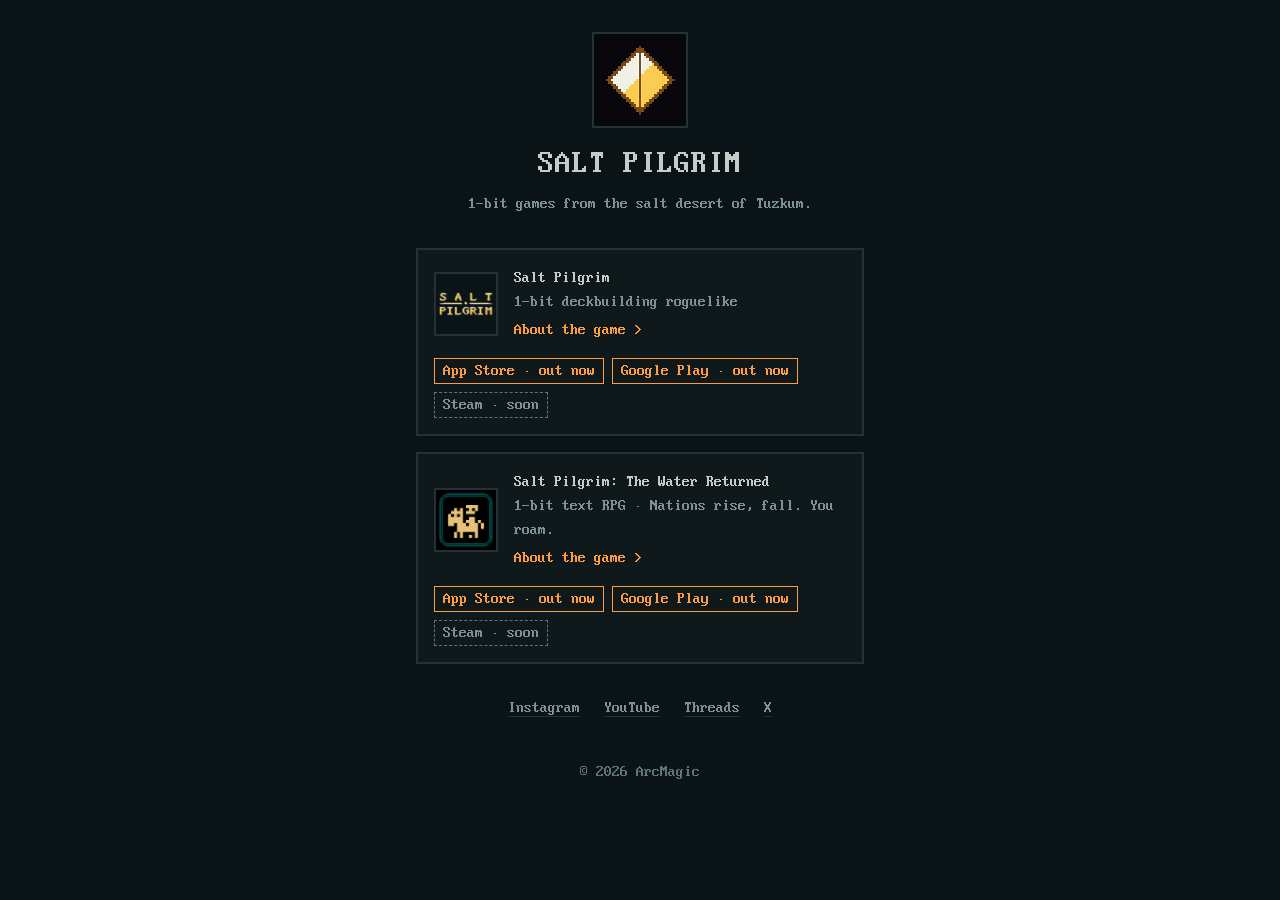
<file: index.html>
<!doctype html>
<html lang="en">
<head>
<meta charset="utf-8">
<meta name="viewport" content="width=device-width, initial-scale=1">
<title>SALT PILGRIM — 1-bit roguelike games from the salt desert</title>
<meta name="description" content="Two 1-bit games from the salt desert of Tuzkum: Salt Pilgrim, a roguelike deckbuilder for fans of Balatro, and Salt Pilgrim: The Water Returned, a living-world text RPG for fans of Caves of Qud and NetHack.">
<link rel="canonical" href="https://namyunwoo.github.io/saltpilgrim/">
<meta property="og:title" content="SALT PILGRIM">
<meta property="og:description" content="1-bit games from the salt desert of Tuzkum.">
<meta property="og:image" content="https://namyunwoo.github.io/saltpilgrim/img/avatar.png">
<meta property="og:url" content="https://namyunwoo.github.io/saltpilgrim/">
<meta name="theme-color" content="#0A1315">
<link rel="icon" href="img/avatar.png">
<link rel="stylesheet" href="style.css">
</head>
<body>
<main class="wrap">
  <header class="profile">
    <img class="avatar" src="img/avatar.png" alt="SALT PILGRIM avatar" width="96" height="96">
    <h1>SALT PILGRIM</h1>
    <p>1-bit games from the salt desert of Tuzkum.</p>
  </header>

  <div class="game">
    <a class="game-link" href="salt-pilgrim/" data-pass>
      <span class="game-head">
        <img src="img/sp/icon.png" alt="" width="64" height="64">
        <span>
          <span class="game-title">Salt Pilgrim</span>
          <span class="game-kind">1-bit deckbuilding roguelike</span>
          <span class="game-go">About the game &gt;</span>
        </span>
      </span>
    </a>
    <span class="soon-row" aria-label="Store releases">
      <a class="store-now" href="https://apps.apple.com/app/apple-store/id6819187251?pt=119141594&amp;ct=web_lt&amp;mt=8">App Store · out now</a><a class="store-now" href="https://play.google.com/store/apps/details?id=com.arcmagic.saltpilgrim">Google Play · out now</a><span class="soon">Steam · soon</span>
    </span>
  </div>

  <div class="game">
    <a class="game-link" href="water-returned/">
      <span class="game-head">
        <img src="img/wr/icon.png" alt="" width="64" height="64">
        <span>
          <span class="game-title">Salt Pilgrim: The Water Returned</span>
          <span class="game-kind">1-bit text RPG · Nations rise, fall. You roam.</span>
          <span class="game-go">About the game &gt;</span>
        </span>
      </span>
    </a>
    <span class="soon-row" aria-label="Store releases">
      <a class="store-now" href="https://apps.apple.com/app/id6819164973">App Store · out now</a><a class="store-now" href="https://play.google.com/store/apps/details?id=com.arcmagic.saltpilgrim.water">Google Play · out now</a><span class="soon">Steam · soon</span>
    </span>
  </div>

  <ul class="social">
    <li><a href="https://www.instagram.com/salt_pilgrim/">Instagram</a></li>
    <li><a href="https://www.youtube.com/@salt_pilgrim">YouTube</a></li>
    <li><a href="https://www.threads.com/@salt_pilgrim">Threads</a></li>
    <li><a href="https://x.com/salt_pilgrim">X</a></li>
  </ul>

  <footer>
    <p>© 2026 ArcMagic</p>
  </footer>
</main>
<script src="campaign.js" data-page="lt"></script>
</body>
</html>
</file>
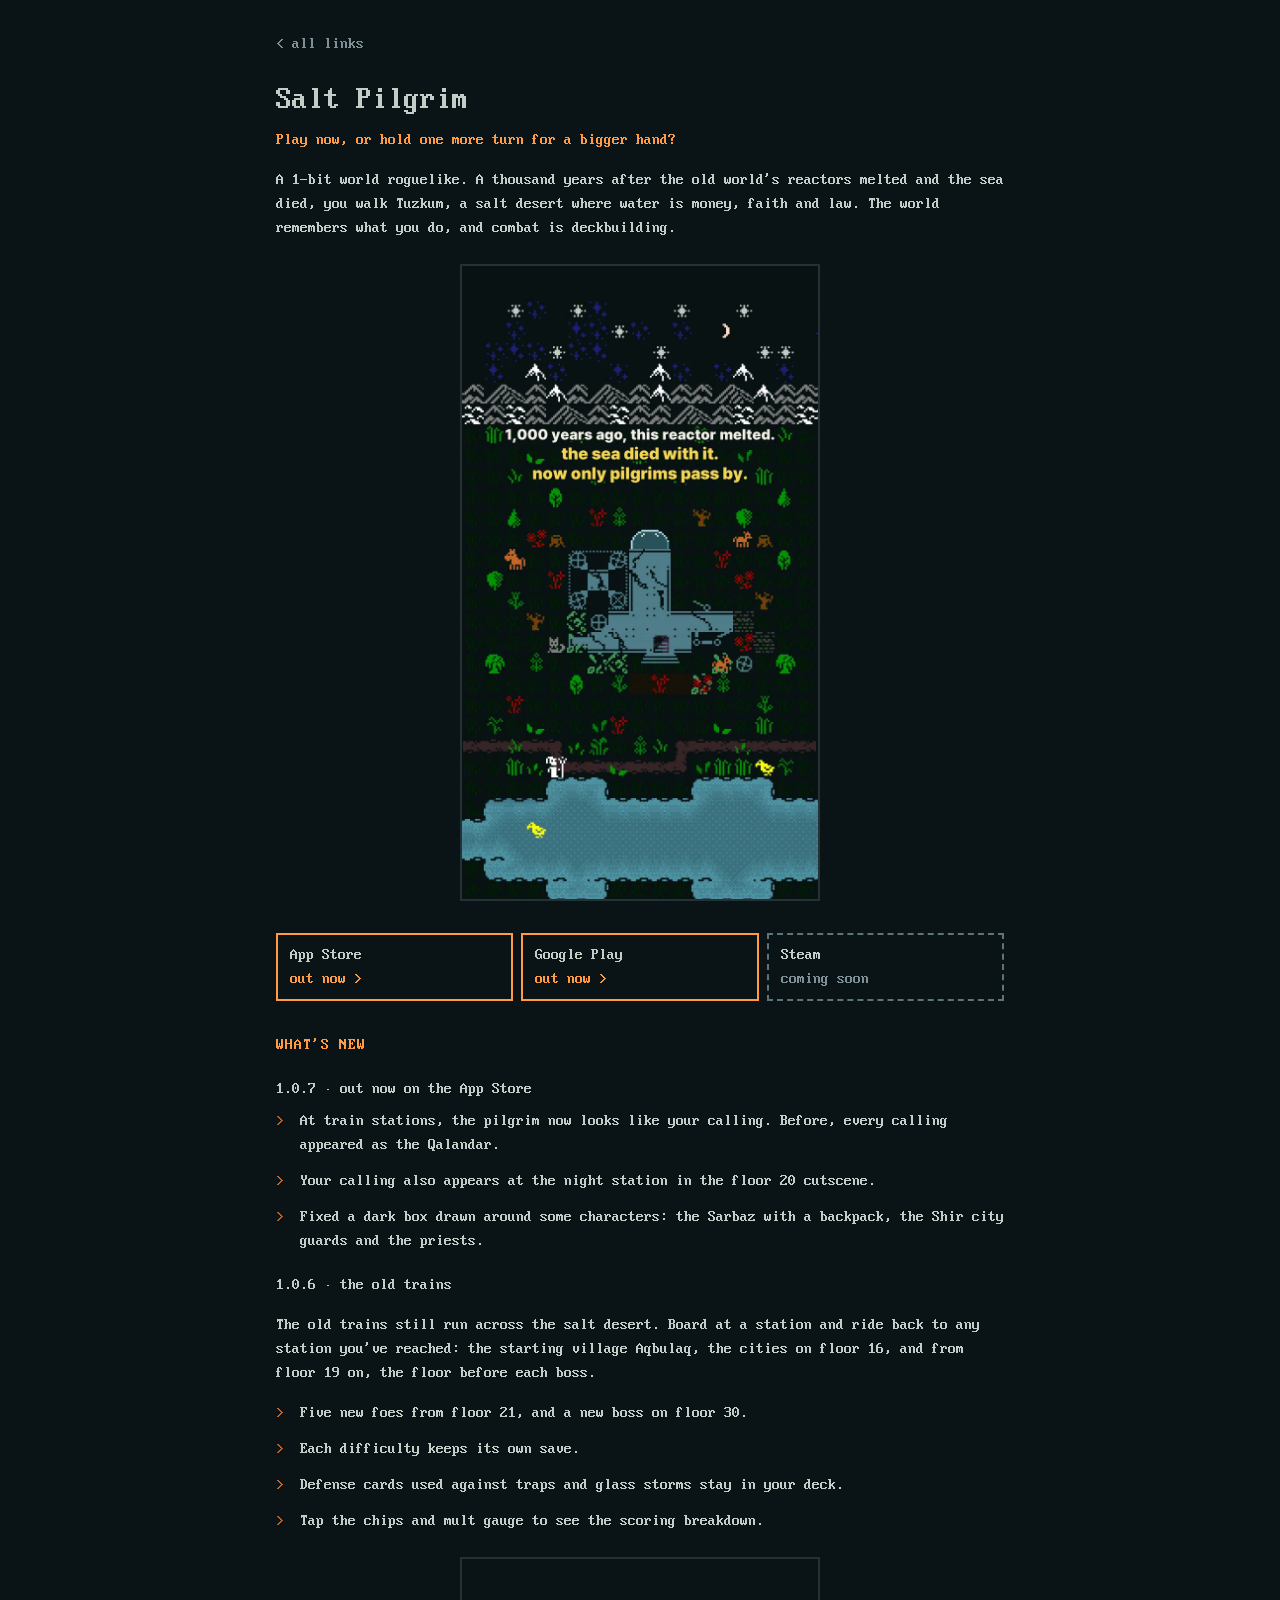
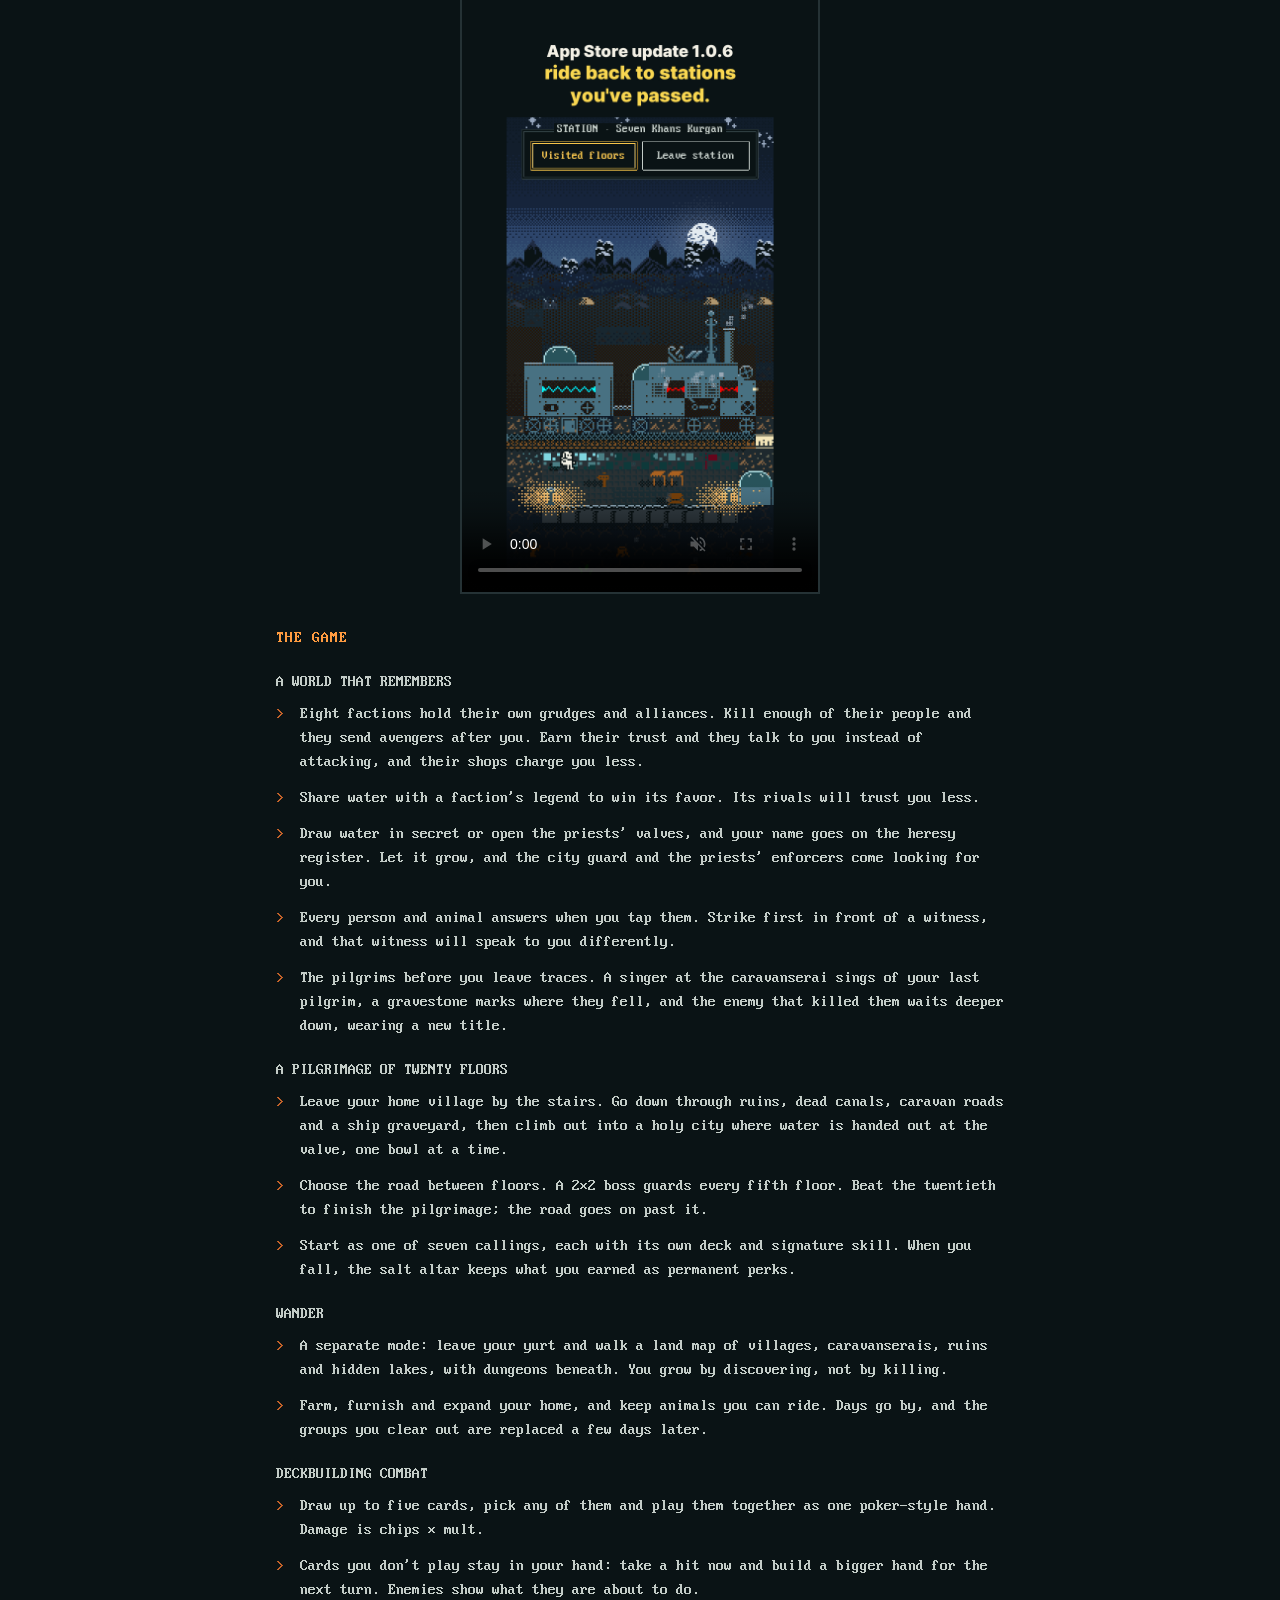
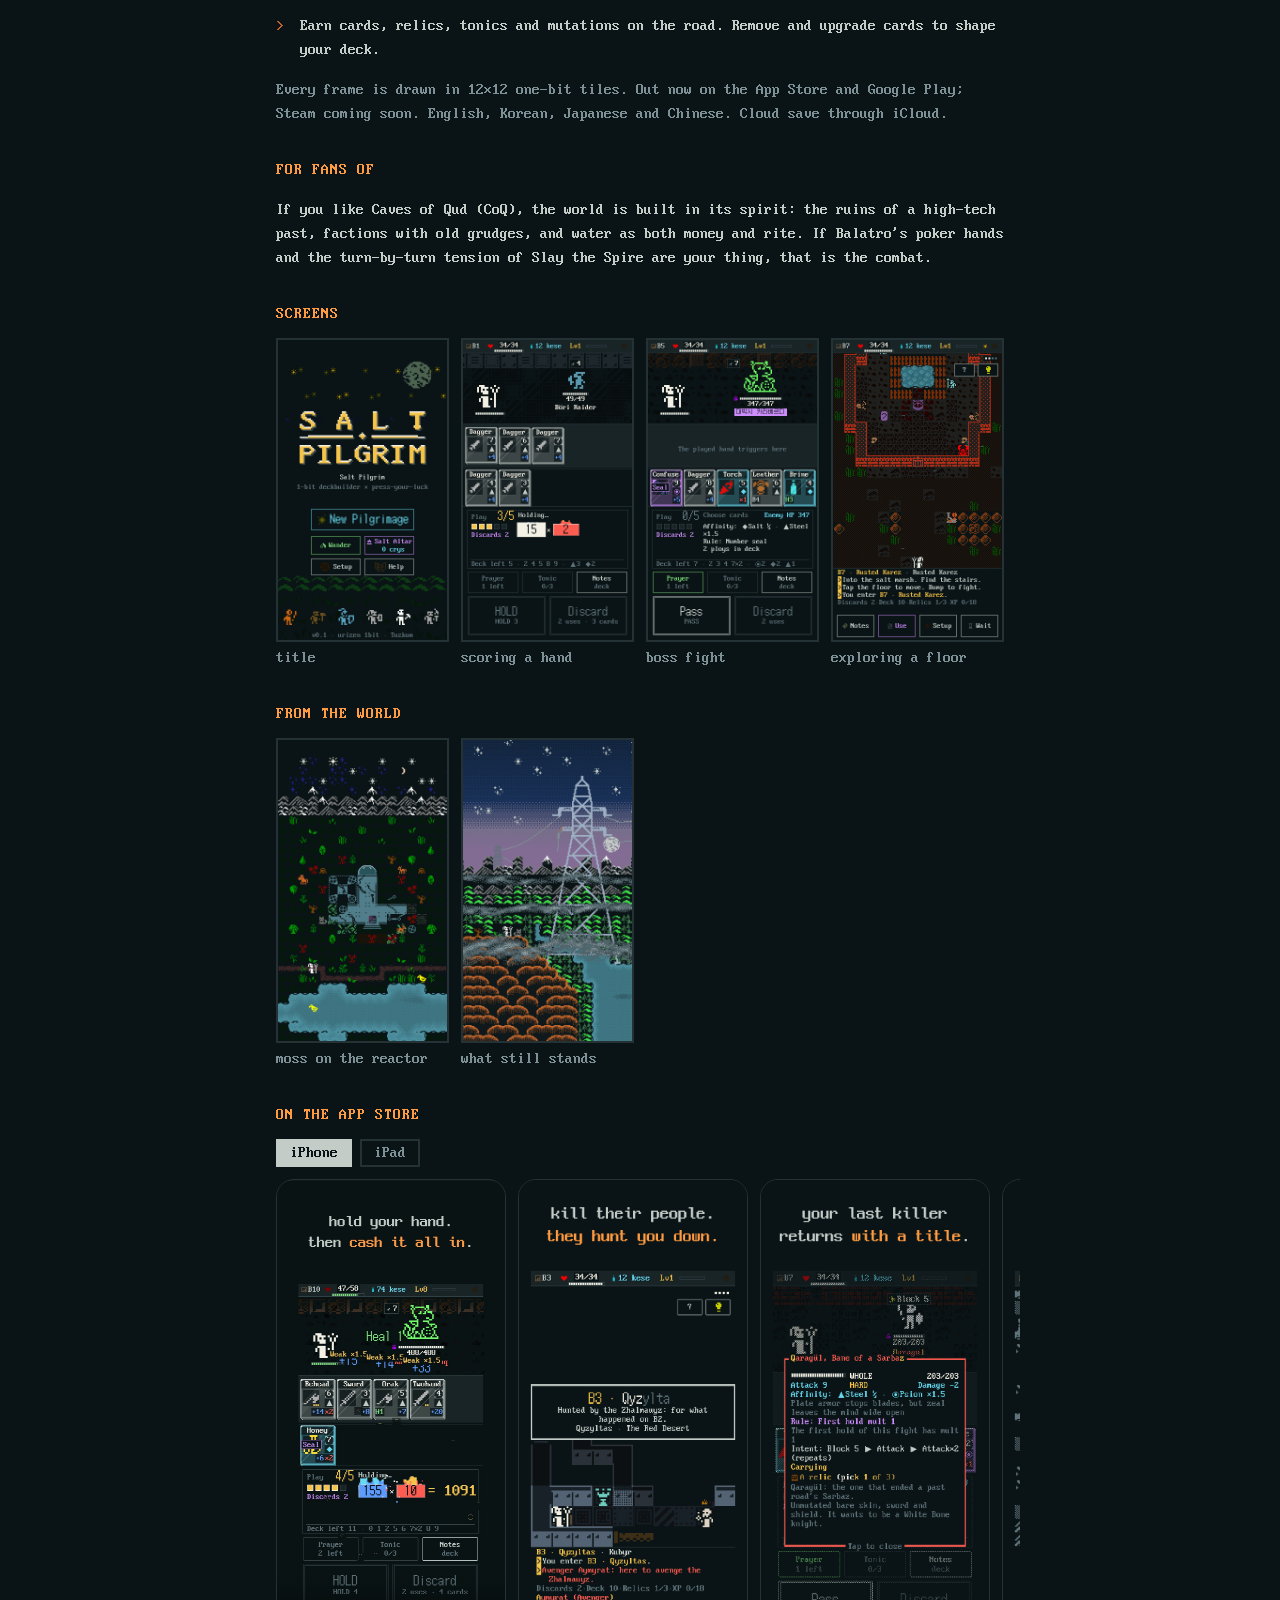
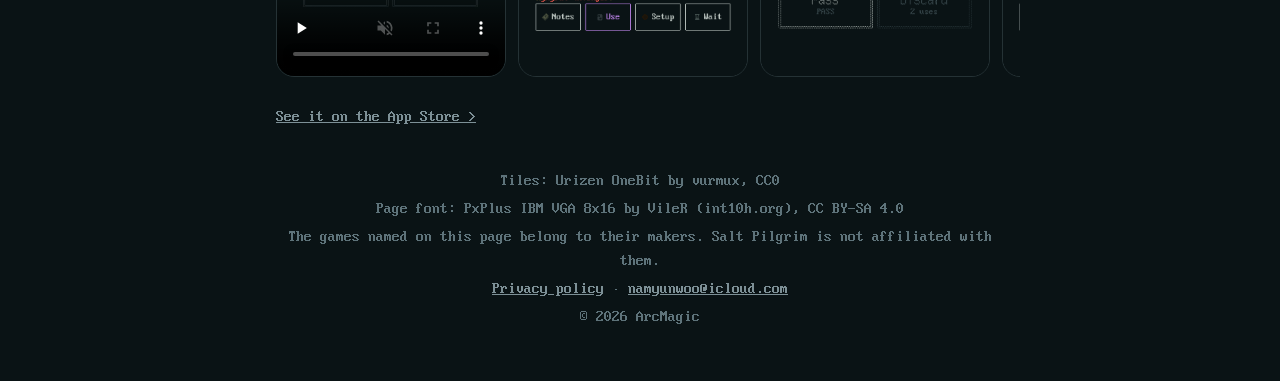
<file: salt-pilgrim/index.html>
<!doctype html>
<html lang="en">
<head>
<meta charset="utf-8">
<meta name="viewport" content="width=device-width, initial-scale=1">
<title>Salt Pilgrim — a 1-bit roguelike deckbuilder for fans of Balatro and Caves of Qud</title>
<meta name="description" content="A 1-bit roguelike deckbuilder: Balatro-style poker hands, Slay the Spire turns, and a salt-desert world in the spirit of Caves of Qud (CoQ). Out now on the App Store and Google Play; Steam coming soon.">
<link rel="canonical" href="https://namyunwoo.github.io/saltpilgrim/salt-pilgrim/">
<script type="application/ld+json">{"@context": "https://schema.org", "@type": "VideoGame", "name": "Salt Pilgrim", "url": "https://namyunwoo.github.io/saltpilgrim/salt-pilgrim/", "description": "A 1-bit world roguelike. A thousand years after the old world's reactors melted and the sea died, you walk Tuzkum, a salt desert where water is money, faith and law. The world remembers what you do, and combat is deckbuilding.", "image": "https://namyunwoo.github.io/saltpilgrim/img/sp/moment05.png", "genre": ["Roguelike", "Deckbuilder", "Card game"], "gamePlatform": ["iOS", "Android", "Steam"], "inLanguage": ["en", "ko", "ja", "zh"], "publisher": {"@type": "Organization", "name": "ArcMagic"}, "author": {"@type": "Organization", "name": "ArcMagic"}, "sameAs": ["https://apps.apple.com/app/id6819187251", "https://play.google.com/store/apps/details?id=com.arcmagic.saltpilgrim", "https://www.instagram.com/salt_pilgrim/", "https://www.youtube.com/@salt_pilgrim", "https://www.threads.com/@salt_pilgrim"]}</script>
<meta property="og:title" content="Salt Pilgrim">
<meta property="og:description" content="A 1-bit deckbuilding roguelike. Out now on the App Store and Google Play; Steam coming soon.">
<meta property="og:image" content="https://namyunwoo.github.io/saltpilgrim/img/sp/moment05.png">
<meta property="og:url" content="https://namyunwoo.github.io/saltpilgrim/salt-pilgrim/">
<meta name="theme-color" content="#0A1315">
<link rel="icon" href="../img/avatar.png">
<link rel="stylesheet" href="../style.css">
</head>
<body>
<main class="wrap wide">
  <a class="back" href="../">&lt; all links</a>

  <section class="hero">
    <h1>Salt Pilgrim</h1>
    <p class="tagline">Play now, or hold one more turn for a bigger hand?</p>
    <p class="pitch">A 1-bit world roguelike. A thousand years after the old world's reactors melted and the sea died, you walk Tuzkum, a salt desert where water is money, faith and law. The world remembers what you do, and combat is deckbuilding.</p>
    <img class="hero-art tall" src="../img/sp/moss_reactor.webp" alt="Moss on the Reactor: a mossy ruined reactor by a river at night, a pilgrim walking past. 1,000 years ago, this reactor melted. The sea died with it. Now only pilgrims pass by." width="720" height="1280">
  </section>

  <div class="stores" aria-label="Store releases">
    <a class="store live" href="https://apps.apple.com/app/apple-store/id6819187251?pt=119141594&amp;ct=web_sp&amp;mt=8"><b>App Store</b>out now &gt;</a>
    <a class="store live" href="https://play.google.com/store/apps/details?id=com.arcmagic.saltpilgrim"><b>Google Play</b>out now &gt;</a>
    <div class="store"><b>Steam</b>coming soon</div>
  </div>

  <h2>WHAT'S NEW</h2>
  <h3>1.0.7 · out now on the App Store</h3>
  <ul class="features">
    <li>At train stations, the pilgrim now looks like your calling. Before, every calling appeared as the Qalandar.</li>
    <li>Your calling also appears at the night station in the floor 20 cutscene.</li>
    <li>Fixed a dark box drawn around some characters: the Sarbaz with a backpack, the Shir city guards and the priests.</li>
  </ul>
  <h3>1.0.6 · the old trains</h3>
  <p>The old trains still run across the salt desert. Board at a station and ride back to any station you've reached: the starting village Aqbulaq, the cities on floor 16, and from floor 19 on, the floor before each boss.</p>
  <ul class="features">
    <li>Five new foes from floor 21, and a new boss on floor 30.</li>
    <li>Each difficulty keeps its own save.</li>
    <li>Defense cards used against traps and glass storms stay in your deck.</li>
    <li>Tap the chips and mult gauge to see the scoring breakdown.</li>
  </ul>
  <video class="hero-art tall view-play" src="../img/sp/update106_train.mp4" poster="../img/sp/update106_train_poster.png" width="720" height="1280" controls muted loop playsinline preload="none" aria-label="Update 1.0.6: from the station on floor 19, the pilgrim picks floor 16 on the map, rides the train and steps off in the city"></video>

  <h2>THE GAME</h2>
  <h3>A WORLD THAT REMEMBERS</h3>
  <ul class="features">
    <li>Eight factions hold their own grudges and alliances. Kill enough of their people and they send avengers after you. Earn their trust and they talk to you instead of attacking, and their shops charge you less.</li>
    <li>Share water with a faction's legend to win its favor. Its rivals will trust you less.</li>
    <li>Draw water in secret or open the priests' valves, and your name goes on the heresy register. Let it grow, and the city guard and the priests' enforcers come looking for you.</li>
    <li>Every person and animal answers when you tap them. Strike first in front of a witness, and that witness will speak to you differently.</li>
    <li>The pilgrims before you leave traces. A singer at the caravanserai sings of your last pilgrim, a gravestone marks where they fell, and the enemy that killed them waits deeper down, wearing a new title.</li>
  </ul>
  <h3>A PILGRIMAGE OF TWENTY FLOORS</h3>
  <ul class="features">
    <li>Leave your home village by the stairs. Go down through ruins, dead canals, caravan roads and a ship graveyard, then climb out into a holy city where water is handed out at the valve, one bowl at a time.</li>
    <li>Choose the road between floors. A 2×2 boss guards every fifth floor. Beat the twentieth to finish the pilgrimage; the road goes on past it.</li>
    <li>Start as one of seven callings, each with its own deck and signature skill. When you fall, the salt altar keeps what you earned as permanent perks.</li>
  </ul>
  <h3>WANDER</h3>
  <ul class="features">
    <li>A separate mode: leave your yurt and walk a land map of villages, caravanserais, ruins and hidden lakes, with dungeons beneath. You grow by discovering, not by killing.</li>
    <li>Farm, furnish and expand your home, and keep animals you can ride. Days go by, and the groups you clear out are replaced a few days later.</li>
  </ul>
  <h3>DECKBUILDING COMBAT</h3>
  <ul class="features">
    <li>Draw up to five cards, pick any of them and play them together as one poker-style hand. Damage is chips × mult.</li>
    <li>Cards you don't play stay in your hand: take a hit now and build a bigger hand for the next turn. Enemies show what they are about to do.</li>
    <li>Earn cards, relics, tonics and mutations on the road. Remove and upgrade cards to shape your deck.</li>
  </ul>
  <p class="facts">Every frame is drawn in 12×12 one-bit tiles. Out now on the App Store and Google Play; Steam coming soon. English, Korean, Japanese and Chinese. Cloud save through iCloud.</p>

  <h2>FOR FANS OF</h2>
  <p>If you like Caves of Qud (CoQ), the world is built in its spirit: the ruins of a high-tech past, factions with old grudges, and water as both money and rite. If Balatro's poker hands and the turn-by-turn tension of Slay the Spire are your thing, that is the combat.</p>

  <h2>SCREENS</h2>
  <div class="shots">
    <figure><img src="../img/sp/title.png" alt="Title screen" width="720" height="1280" loading="lazy"><figcaption>title</figcaption></figure>
    <figure><img src="../img/sp/combat.png" alt="A hand being scored in combat" width="720" height="1280" loading="lazy"><figcaption>scoring a hand</figcaption></figure>
    <figure><img src="../img/sp/boss.png" alt="Boss fight" width="720" height="1280" loading="lazy"><figcaption>boss fight</figcaption></figure>
    <figure><img src="../img/sp/map.png" alt="Exploring a floor" width="720" height="1280" loading="lazy"><figcaption>exploring a floor</figcaption></figure>
  </div>

  <h2>FROM THE WORLD</h2>
  <div class="shots">
    <figure><img src="../img/sp/moment05.png" alt="A mossy ruined reactor in a forest at night, a pilgrim walking past" width="720" height="1280" loading="lazy"><figcaption>moss on the reactor</figcaption></figure>
    <figure><img src="../img/sp/moment06.png" alt="A pilgrim and a dog facing a ruined pylon" width="720" height="1280" loading="lazy"><figcaption>what still stands</figcaption></figure>
  </div>

  <h2>ON THE APP STORE</h2>
  <div class="as-tabs" role="tablist" aria-label="Device">
    <button type="button" role="tab" id="tab-iphone" aria-controls="as-iphone" aria-selected="true">iPhone</button>
    <button type="button" role="tab" id="tab-ipad" aria-controls="as-ipad" aria-selected="false" tabindex="-1">iPad</button>
  </div>
  <div class="as-shelf iphone" id="as-iphone" role="tabpanel" aria-labelledby="tab-iphone">
    <video class="as-item" src="../img/sp/store/preview_iphone.mp4" poster="../img/sp/store/preview_iphone_poster.jpg" width="886" height="1920" controls muted loop playsinline preload="none" aria-label="App preview: combat, a pursuer, the land map and the yurt"></video>
    <img class="as-item" src="../img/sp/store/iphone_01_pursuit.png" alt="Kill their people. They hunt you down." width="1206" height="2622" loading="lazy">
    <img class="as-item" src="../img/sp/store/iphone_02_killer.png" alt="Your last killer returns with a title." width="1206" height="2622" loading="lazy">
    <img class="as-item" src="../img/sp/store/iphone_03_wander.png" alt="Walk the wastes. Find what maps miss." width="1206" height="2622" loading="lazy">
    <img class="as-item" src="../img/sp/store/iphone_04_burst.png" alt="Hold your hand. Then cash it all in." width="1206" height="2622" loading="lazy">
    <img class="as-item" src="../img/sp/store/iphone_05_reward.png" alt="Every pick changes your deck." width="1206" height="2622" loading="lazy">
    <img class="as-item" src="../img/sp/store/iphone_06_mutation.png" alt="Level up. Your body mutates." width="1206" height="2622" loading="lazy">
    <img class="as-item" src="../img/sp/store/iphone_07_aim.png" alt="Your deck works outside fights too." width="1206" height="2622" loading="lazy">
    <img class="as-item" src="../img/sp/store/iphone_08_yurt.png" alt="Come home. The melons are ripe." width="1206" height="2622" loading="lazy">
  </div>
  <div class="as-shelf ipad" id="as-ipad" role="tabpanel" aria-labelledby="tab-ipad" hidden>
    <video class="as-item" src="../img/sp/store/preview_ipad.mp4" poster="../img/sp/store/preview_ipad_poster.jpg" width="1200" height="1600" controls muted loop playsinline preload="none" aria-label="App preview: combat, a pursuer, the land map and the yurt"></video>
    <img class="as-item" src="../img/sp/store/ipad_01_pursuit.png" alt="Kill their people. They hunt you down." width="2064" height="2752" loading="lazy">
    <img class="as-item" src="../img/sp/store/ipad_02_killer.png" alt="Your last killer returns with a title." width="2064" height="2752" loading="lazy">
    <img class="as-item" src="../img/sp/store/ipad_03_wander.png" alt="Walk the wastes. Find what maps miss." width="2064" height="2752" loading="lazy">
    <img class="as-item" src="../img/sp/store/ipad_04_burst.png" alt="Hold your hand. Then cash it all in." width="2064" height="2752" loading="lazy">
    <img class="as-item" src="../img/sp/store/ipad_05_reward.png" alt="Every pick changes your deck." width="2064" height="2752" loading="lazy">
    <img class="as-item" src="../img/sp/store/ipad_06_mutation.png" alt="Level up. Your body mutates." width="2064" height="2752" loading="lazy">
    <img class="as-item" src="../img/sp/store/ipad_07_aim.png" alt="Your deck works outside fights too." width="2064" height="2752" loading="lazy">
    <img class="as-item" src="../img/sp/store/ipad_08_yurt.png" alt="Come home. The melons are ripe." width="2064" height="2752" loading="lazy">
  </div>
  <p class="facts"><a href="https://apps.apple.com/app/apple-store/id6819187251?pt=119141594&amp;ct=web_sp&amp;mt=8">See it on the App Store &gt;</a></p>

  <footer>
    <p>Tiles: Urizen OneBit by vurmux, CC0</p>
    <p>Page font: PxPlus IBM VGA 8x16 by VileR (int10h.org), CC BY-SA 4.0</p>
    <p>The games named on this page belong to their makers. Salt Pilgrim is not affiliated with them.</p>
    <p><a href="privacy/">Privacy policy</a> · <a href="mailto:namyunwoo@icloud.com">namyunwoo@icloud.com</a></p>
    <p>© 2026 ArcMagic</p>
  </footer>
</main>
<a class="sticky-store" id="sticky-store" href="https://apps.apple.com/app/apple-store/id6819187251?pt=119141594&amp;ct=web_sp&amp;mt=8" hidden>
  <img src="../img/sp/icon.png" alt="" width="40" height="40">
  <span class="sticky-text"><b>Salt Pilgrim</b><span class="sticky-sub">App Store · out now</span></span>
  <span class="sticky-go">GET</span>
</a>
<script>
(function () {
  // 모바일 기기에 맞는 스토어를 화면 아래에 늘 띄운다(iOS = App Store, Android = Google Play — 2026-10-24 출시)
  var ua = navigator.userAgent || "";
  var touchMac = navigator.platform === "MacIntel" && navigator.maxTouchPoints > 1;   // iPadOS 는 Mac 으로 알린다
  var ipad = /iPad/.test(ua) || touchMac;
  var ios = /iPhone|iPod/.test(ua) || ipad;
  var android = /Android/i.test(ua);
  var bar = document.getElementById("sticky-store");
  if (ios || android) {
    if (android) {
      bar.href = "https://play.google.com/store/apps/details?id=com.arcmagic.saltpilgrim";
      bar.querySelector(".sticky-sub").textContent = "Google Play · out now";
    }
    bar.hidden = false;
    document.body.classList.add("has-sticky");
  }

  // App Store 칸: iPhone · iPad 탭, 미리보기 · 업데이트 영상은 보일 때만 소리 없이 재생
  var tabs = document.querySelectorAll(".as-tabs [role=tab]");
  var videos = document.querySelectorAll(".as-shelf video");
  function pick(dev) {
    for (var i = 0; i < tabs.length; i++) {
      var on = tabs[i].id === "tab-" + dev;
      tabs[i].setAttribute("aria-selected", on ? "true" : "false");
      tabs[i].tabIndex = on ? 0 : -1;
      document.getElementById(tabs[i].getAttribute("aria-controls")).hidden = !on;
    }
    for (var j = 0; j < videos.length; j++) if (videos[j].closest(".as-shelf").hidden) videos[j].pause();
  }
  for (var i = 0; i < tabs.length; i++) {
    tabs[i].addEventListener("click", function () { pick(this.id.slice(4)); });
  }
  if (ipad) pick("ipad");
  if ("IntersectionObserver" in window) {
    var io = new IntersectionObserver(function (es) {
      es.forEach(function (e) {
        if (e.isIntersecting) { var p = e.target.play(); if (p && p.catch) p.catch(function () {}); }
        else e.target.pause();
      });
    }, { threshold: 0.6 });
    var watch = document.querySelectorAll(".as-shelf video, video.view-play");
    for (var k = 0; k < watch.length; k++) io.observe(watch[k]);
  }
})();
</script>
<script src="../campaign.js" data-page="sp"></script>
</body>
</html>
</file>
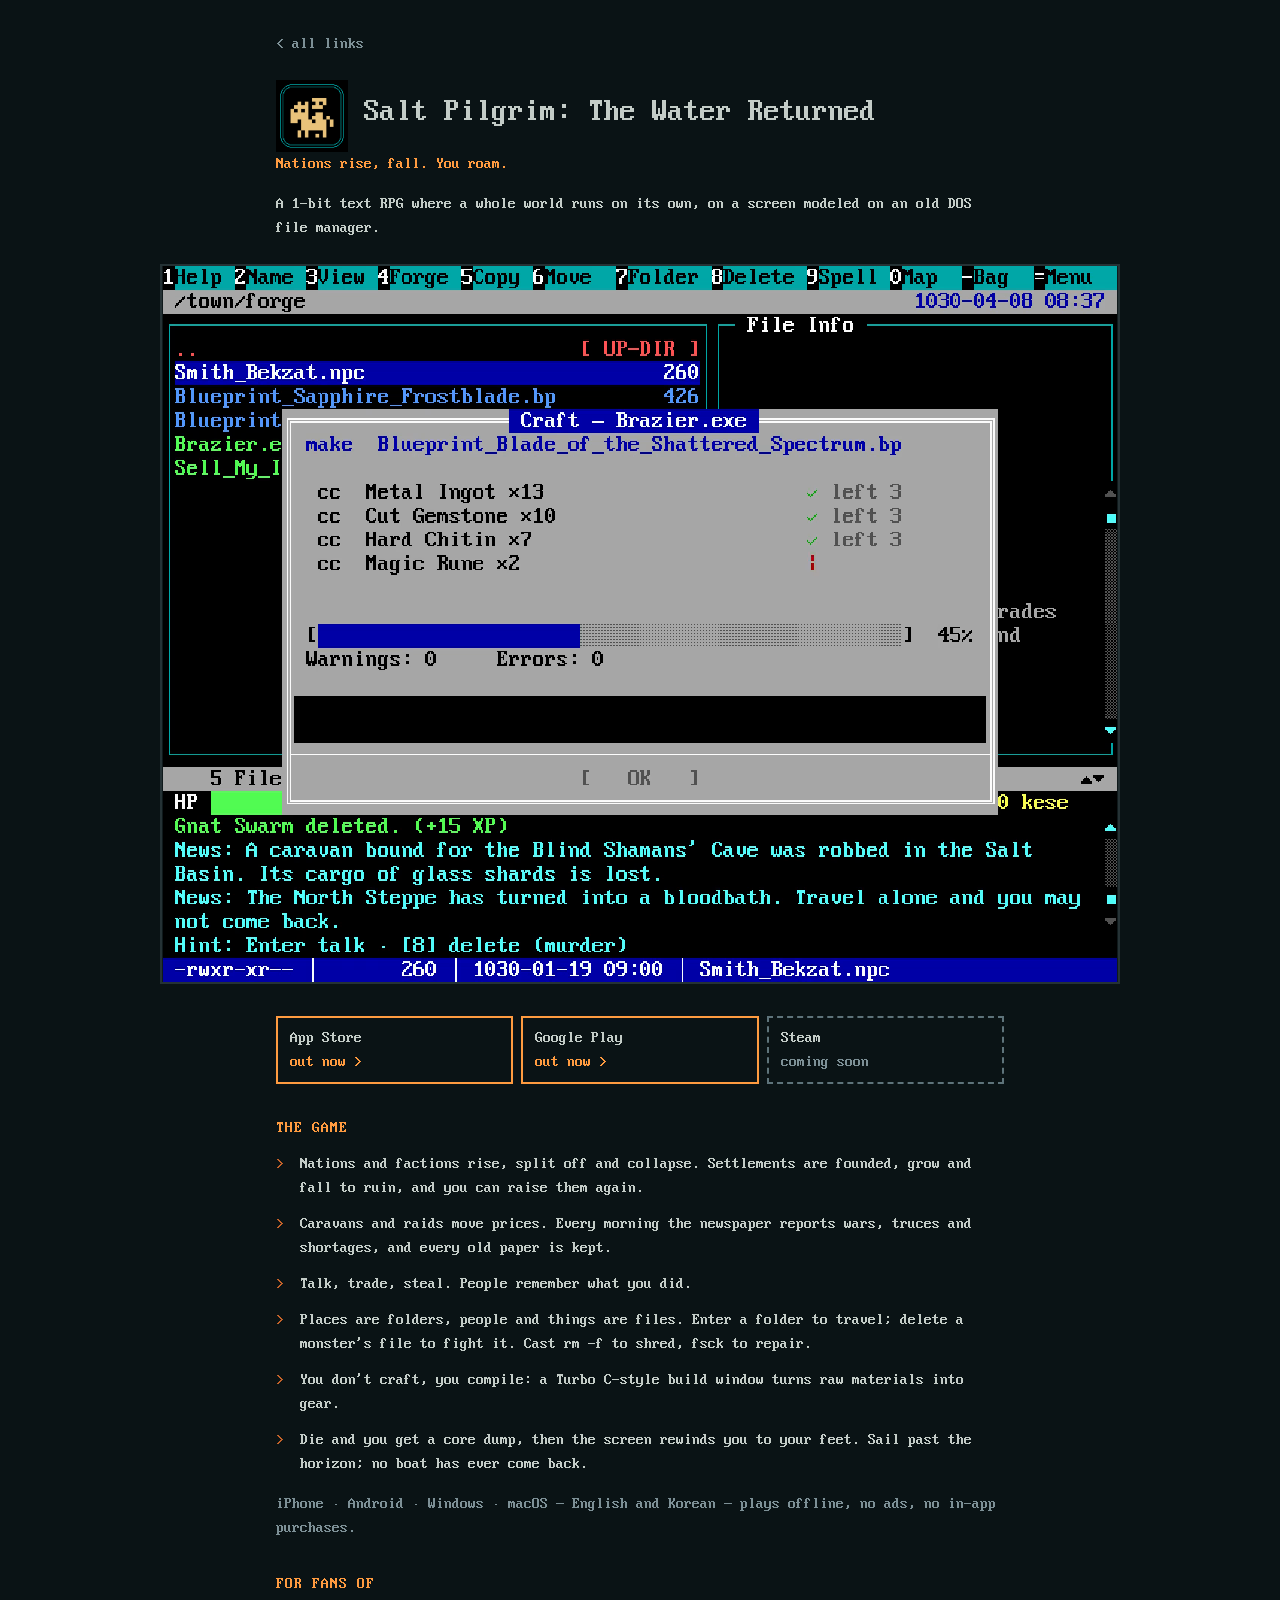
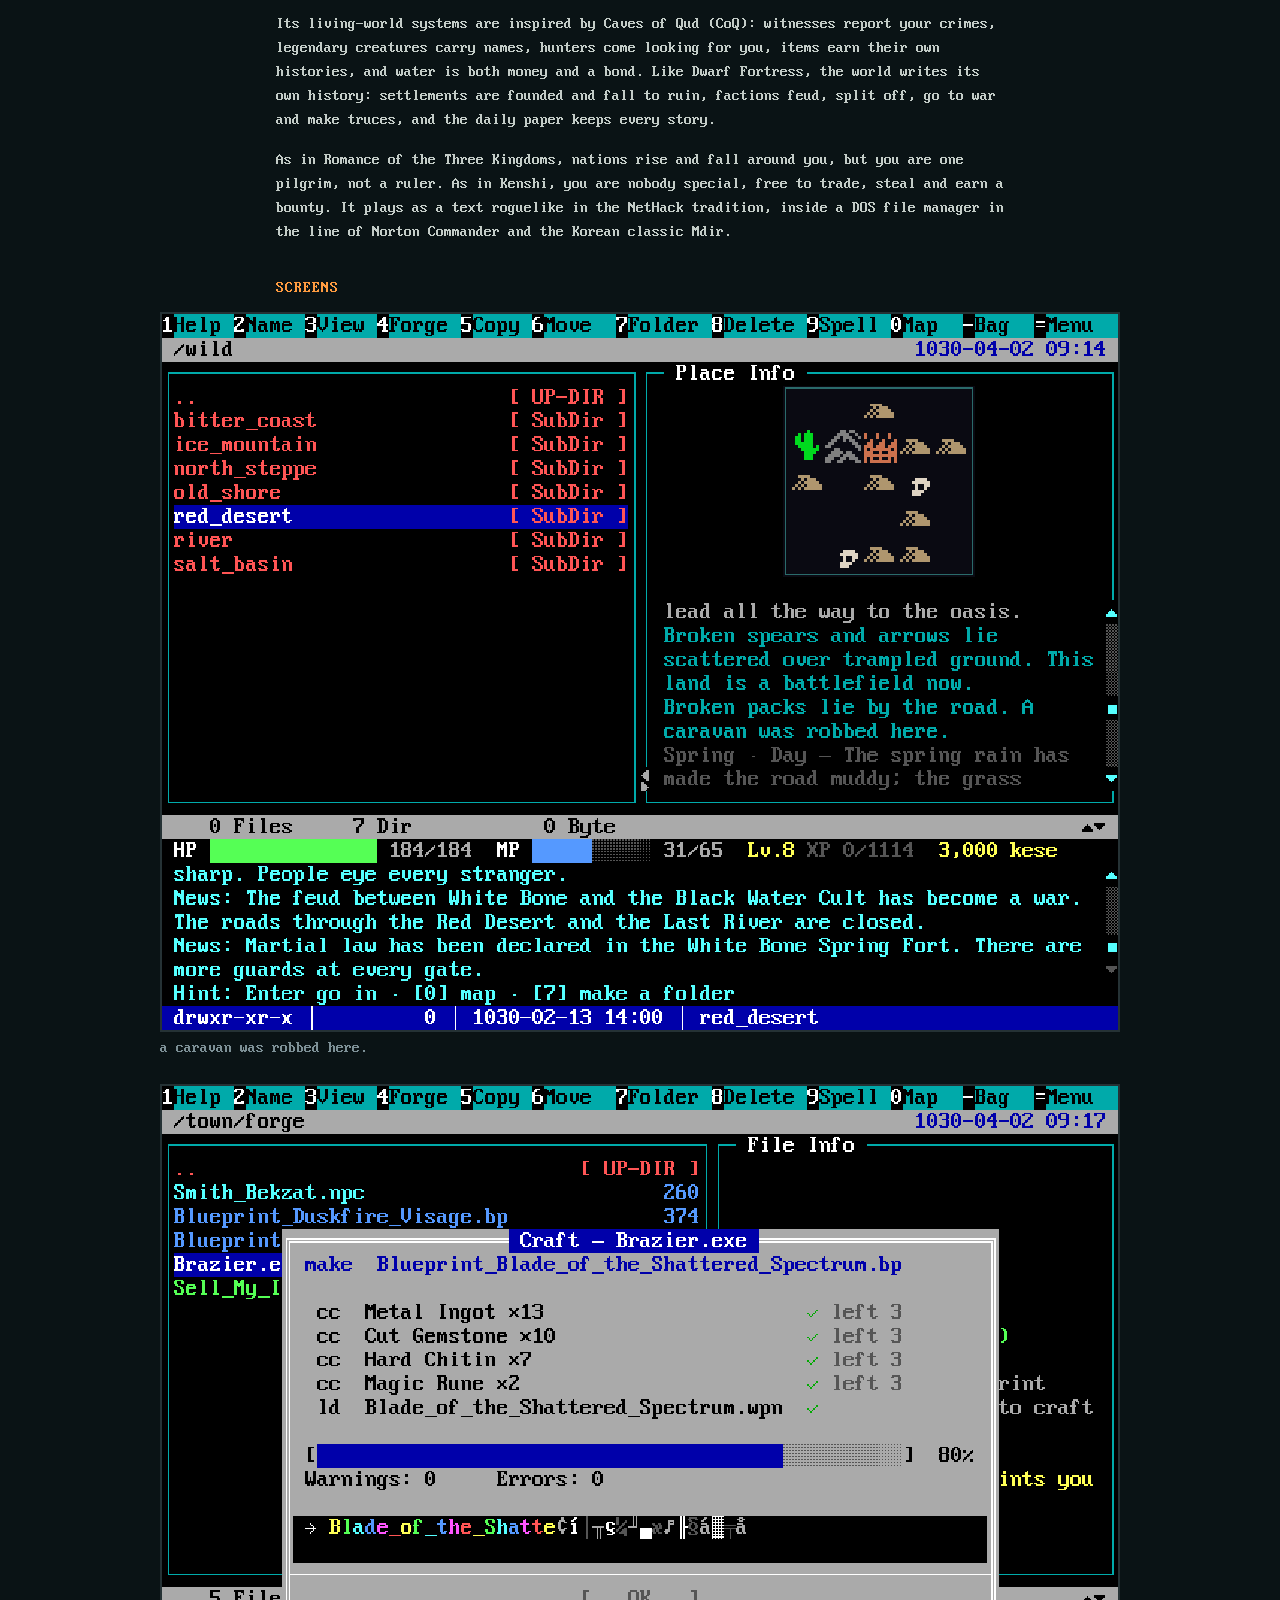
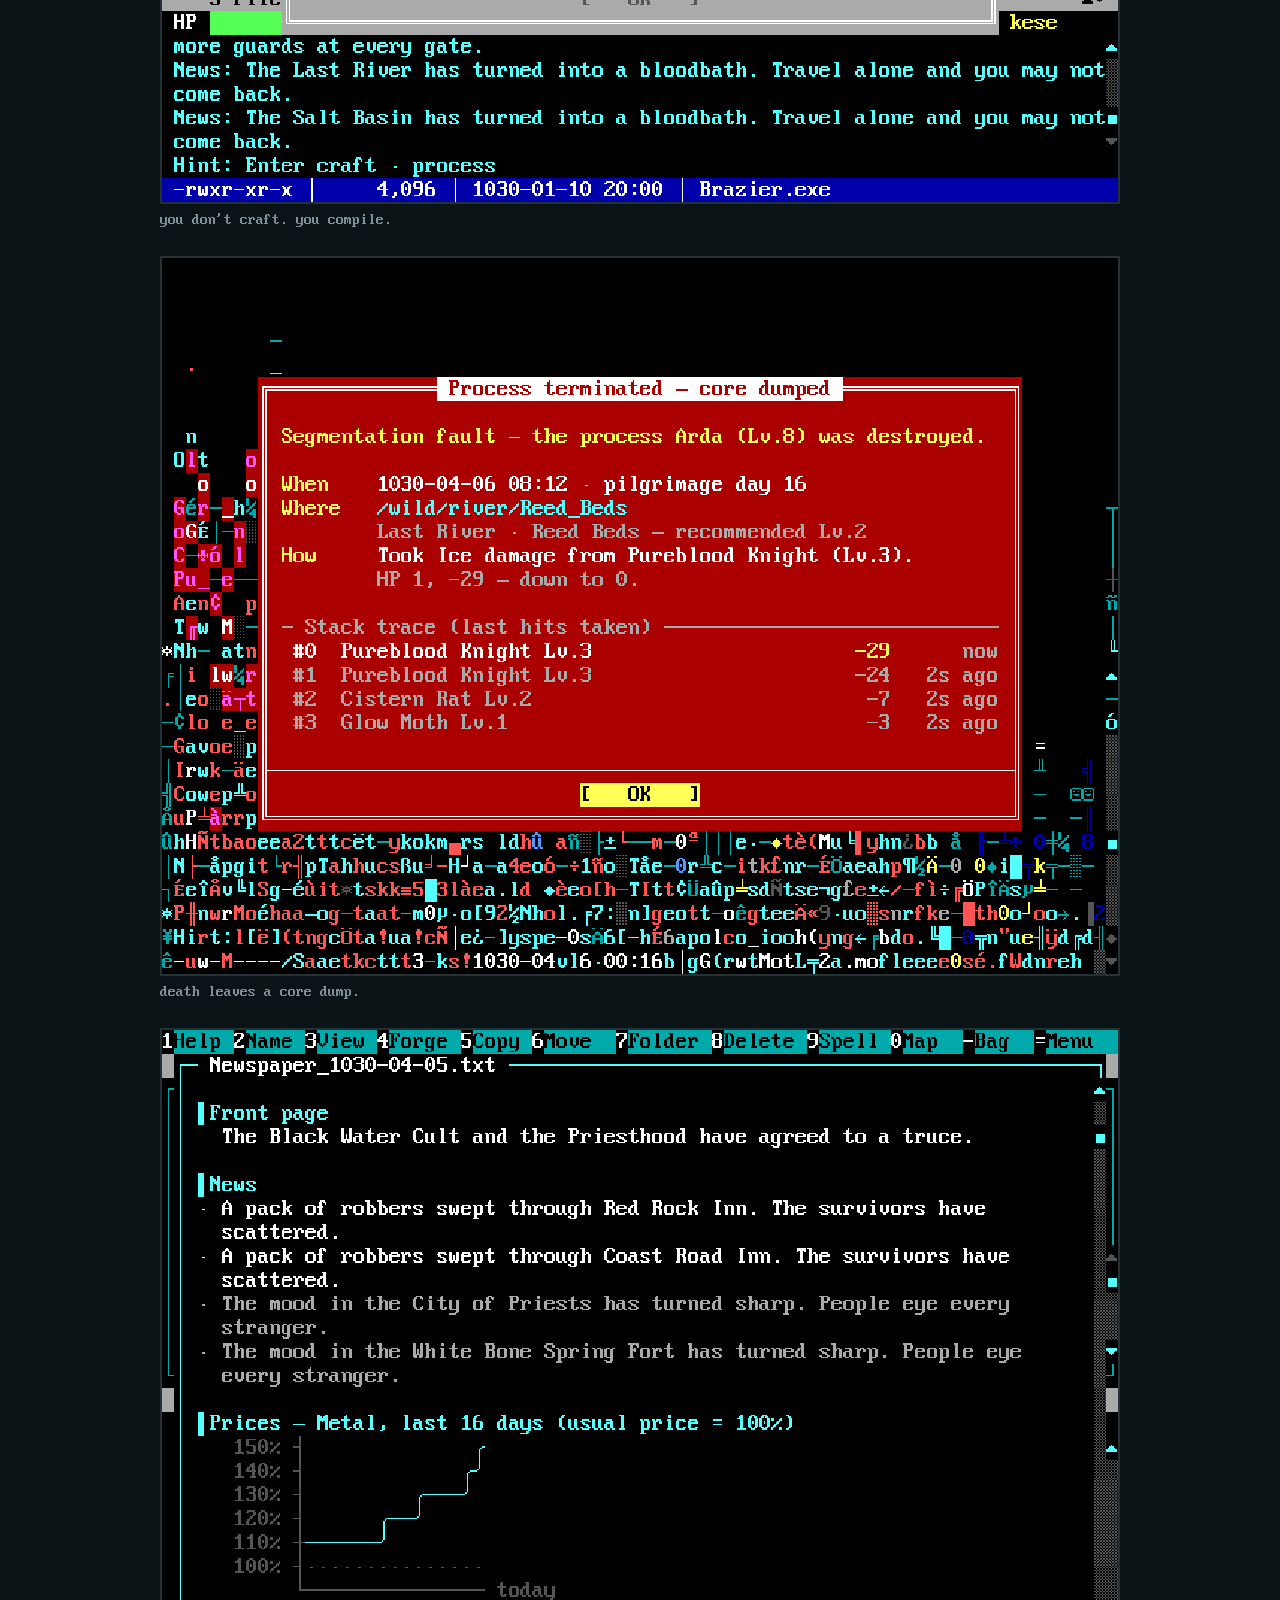
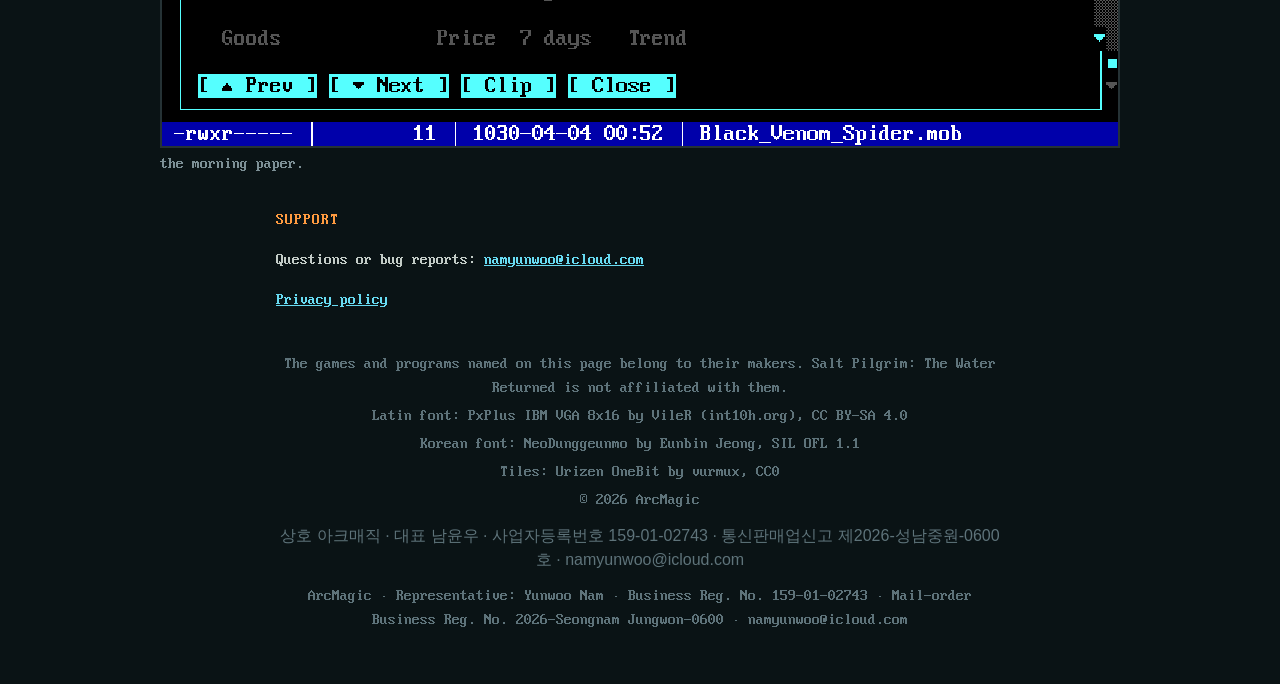
<file: water-returned/index.html>
<!doctype html>
<html lang="en">
<head>
<meta charset="utf-8">
<meta name="viewport" content="width=device-width, initial-scale=1">
<title>Salt Pilgrim: The Water Returned — a living-world text RPG for fans of Caves of Qud and Dwarf Fortress</title>
<meta name="description" content="Nations rise, fall. You roam. A 1-bit text RPG in an old DOS file manager, with living-world systems inspired by Caves of Qud (CoQ) and a world history in the spirit of Dwarf Fortress. Out now on the App Store and Google Play; Steam coming soon.">
<link rel="canonical" href="https://namyunwoo.github.io/saltpilgrim/water-returned/">
<script type="application/ld+json">{"@context": "https://schema.org", "@type": "VideoGame", "name": "Salt Pilgrim: The Water Returned", "url": "https://namyunwoo.github.io/saltpilgrim/water-returned/", "description": "A 1-bit text RPG where a whole world runs on its own, on a screen modeled on an old DOS file manager.", "image": "https://namyunwoo.github.io/saltpilgrim/img/wr/paper.png", "genre": ["RPG", "Roguelike", "Simulation"], "gamePlatform": ["iOS", "Android", "Windows", "macOS"], "inLanguage": ["en", "ko"], "publisher": {"@type": "Organization", "name": "ArcMagic"}, "author": {"@type": "Organization", "name": "ArcMagic"}, "sameAs": ["https://apps.apple.com/app/id6819164973", "https://play.google.com/store/apps/details?id=com.arcmagic.saltpilgrim.water", "https://www.instagram.com/salt_pilgrim/", "https://www.youtube.com/@salt_pilgrim", "https://www.threads.com/@salt_pilgrim"]}</script>
<meta property="og:title" content="Salt Pilgrim: The Water Returned">
<meta property="og:description" content="Nations rise, fall. You roam. Out now on the App Store and Google Play; Steam coming soon.">
<meta property="og:image" content="https://namyunwoo.github.io/saltpilgrim/img/wr/paper.png">
<meta property="og:url" content="https://namyunwoo.github.io/saltpilgrim/water-returned/">
<meta name="theme-color" content="#0A1315">
<link rel="icon" href="../img/wr/icon.png">
<link rel="stylesheet" href="../style.css">
</head>
<body>
<main class="wrap wide">
  <a class="back" href="../">&lt; all links</a>

  <section class="hero">
    <div class="title-row">
      <img src="../img/wr/icon.png" alt="Salt Pilgrim: The Water Returned icon" width="72" height="72">
      <h1>Salt Pilgrim: The Water Returned</h1>
    </div>
    <p class="tagline">Nations rise, fall. You roam.</p>
    <p class="pitch">A 1-bit text RPG where a whole world runs on its own, on a screen modeled on an old DOS file manager.</p>
    <video class="hero-art crt bleed" src="../img/wr/hero.mp4" poster="../img/wr/hero_poster.png" autoplay muted loop playsinline width="1280" height="960" aria-label="Compiling an item, the newspaper's price chart, then death: the screen collapses into a core dump and fsck rewinds the pilgrim to their feet"></video>
  </section>

  <div class="stores" aria-label="Store releases">
    <a class="store live" href="https://apps.apple.com/app/id6819164973"><b>App Store</b>out now &gt;</a>
    <a class="store live" href="https://play.google.com/store/apps/details?id=com.arcmagic.saltpilgrim.water"><b>Google Play</b>out now &gt;</a>
    <div class="store"><b>Steam</b>coming soon</div>
  </div>

  <h2>THE GAME</h2>
  <ul class="features">
    <li>Nations and factions rise, split off and collapse. Settlements are founded, grow and fall to ruin, and you can raise them again.</li>
    <li>Caravans and raids move prices. Every morning the newspaper reports wars, truces and shortages, and every old paper is kept.</li>
    <li>Talk, trade, steal. People remember what you did.</li>
    <li>Places are folders, people and things are files. Enter a folder to travel; delete a monster's file to fight it. Cast rm -f to shred, fsck to repair.</li>
    <li>You don't craft, you compile: a Turbo C-style build window turns raw materials into gear.</li>
    <li>Die and you get a core dump, then the screen rewinds you to your feet. Sail past the horizon; no boat has ever come back.</li>
  </ul>
  <p class="facts">iPhone · Android · Windows · macOS — English and Korean — plays offline, no ads, no in-app purchases.</p>

  <h2>FOR FANS OF</h2>
  <p>Its living-world systems are inspired by Caves of Qud (CoQ): witnesses report your crimes, legendary creatures carry names, hunters come looking for you, items earn their own histories, and water is both money and a bond. Like Dwarf Fortress, the world writes its own history: settlements are founded and fall to ruin, factions feud, split off, go to war and make truces, and the daily paper keeps every story.</p>
  <p>As in Romance of the Three Kingdoms, nations rise and fall around you, but you are one pilgrim, not a ruler. As in Kenshi, you are nobody special, free to trade, steal and earn a bounty. It plays as a text roguelike in the NetHack tradition, inside a DOS file manager in the line of Norton Commander and the Korean classic Mdir.</p>

  <h2>SCREENS</h2>
  <div class="shots crt">
    <figure><img src="../img/wr/place.png" alt="Place Info for a wild place: a caravan was robbed here" width="1280" height="960" loading="lazy"><figcaption>a caravan was robbed here.</figcaption></figure>
    <figure><img src="../img/wr/compile.png" alt="The compile window turning materials into gear" width="1280" height="960" loading="lazy"><figcaption>you don't craft. you compile.</figcaption></figure>
    <figure><img src="../img/wr/coredump.png" alt="The core dump shown after death" width="1280" height="960" loading="lazy"><figcaption>death leaves a core dump.</figcaption></figure>
    <figure><img src="../img/wr/paper.png" alt="The morning newspaper and a price chart" width="1280" height="960" loading="lazy"><figcaption>the morning paper.</figcaption></figure>
  </div>

  <h2>SUPPORT</h2>
  <p class="contact">Questions or bug reports: <a href="mailto:namyunwoo@icloud.com">namyunwoo@icloud.com</a></p>
  <p class="contact"><a href="https://forgottensaga-classic.blogspot.com/p/salt-pilgrim-water-returned-privacy.html">Privacy policy</a></p>

  <footer>
    <p>The games and programs named on this page belong to their makers. Salt Pilgrim: The Water Returned is not affiliated with them.</p>
    <p>Latin font: PxPlus IBM VGA 8x16 by VileR (int10h.org), CC BY-SA 4.0</p>
    <p>Korean font: NeoDunggeunmo by Eunbin Jeong, SIL OFL 1.1</p>
    <p>Tiles: Urizen OneBit by vurmux, CC0</p>
    <p>© 2026 ArcMagic</p>
    <p class="seller" lang="ko">상호 아크매직 · 대표 남윤우 · 사업자등록번호 159-01-02743 · 통신판매업신고 제2026-성남중원-0600호 · namyunwoo@icloud.com</p>
    <p class="seller">ArcMagic · Representative: Yunwoo Nam · Business Reg. No. 159-01-02743 · Mail-order Business Reg. No. 2026-Seongnam Jungwon-0600 · namyunwoo@icloud.com</p>
  </footer>
</main>
<a class="sticky-store" id="sticky-store" href="https://apps.apple.com/app/id6819164973" hidden>
  <img src="../img/wr/icon.png" alt="" width="40" height="40">
  <span class="sticky-text"><b>The Water Returned</b><span class="sticky-sub">App Store · out now</span></span>
  <span class="sticky-go">GET</span>
</a>
<script>
(function () {
  // 모바일 기기에 맞는 스토어를 화면 아래에 늘 띄운다(iOS = App Store, Android = Google Play)
  var ua = navigator.userAgent || "";
  var touchMac = navigator.platform === "MacIntel" && navigator.maxTouchPoints > 1;   // iPadOS 는 Mac 으로 알린다
  var ios = /iPhone|iPod|iPad/.test(ua) || touchMac;
  var android = /Android/i.test(ua);
  var bar = document.getElementById("sticky-store");
  if (ios || android) {
    if (android) {
      bar.href = "https://play.google.com/store/apps/details?id=com.arcmagic.saltpilgrim.water";
      bar.querySelector(".sticky-sub").textContent = "Google Play · out now";
    }
    bar.hidden = false;
    document.body.classList.add("has-sticky");
  }
})();
</script>
</body>
</html>
</file>
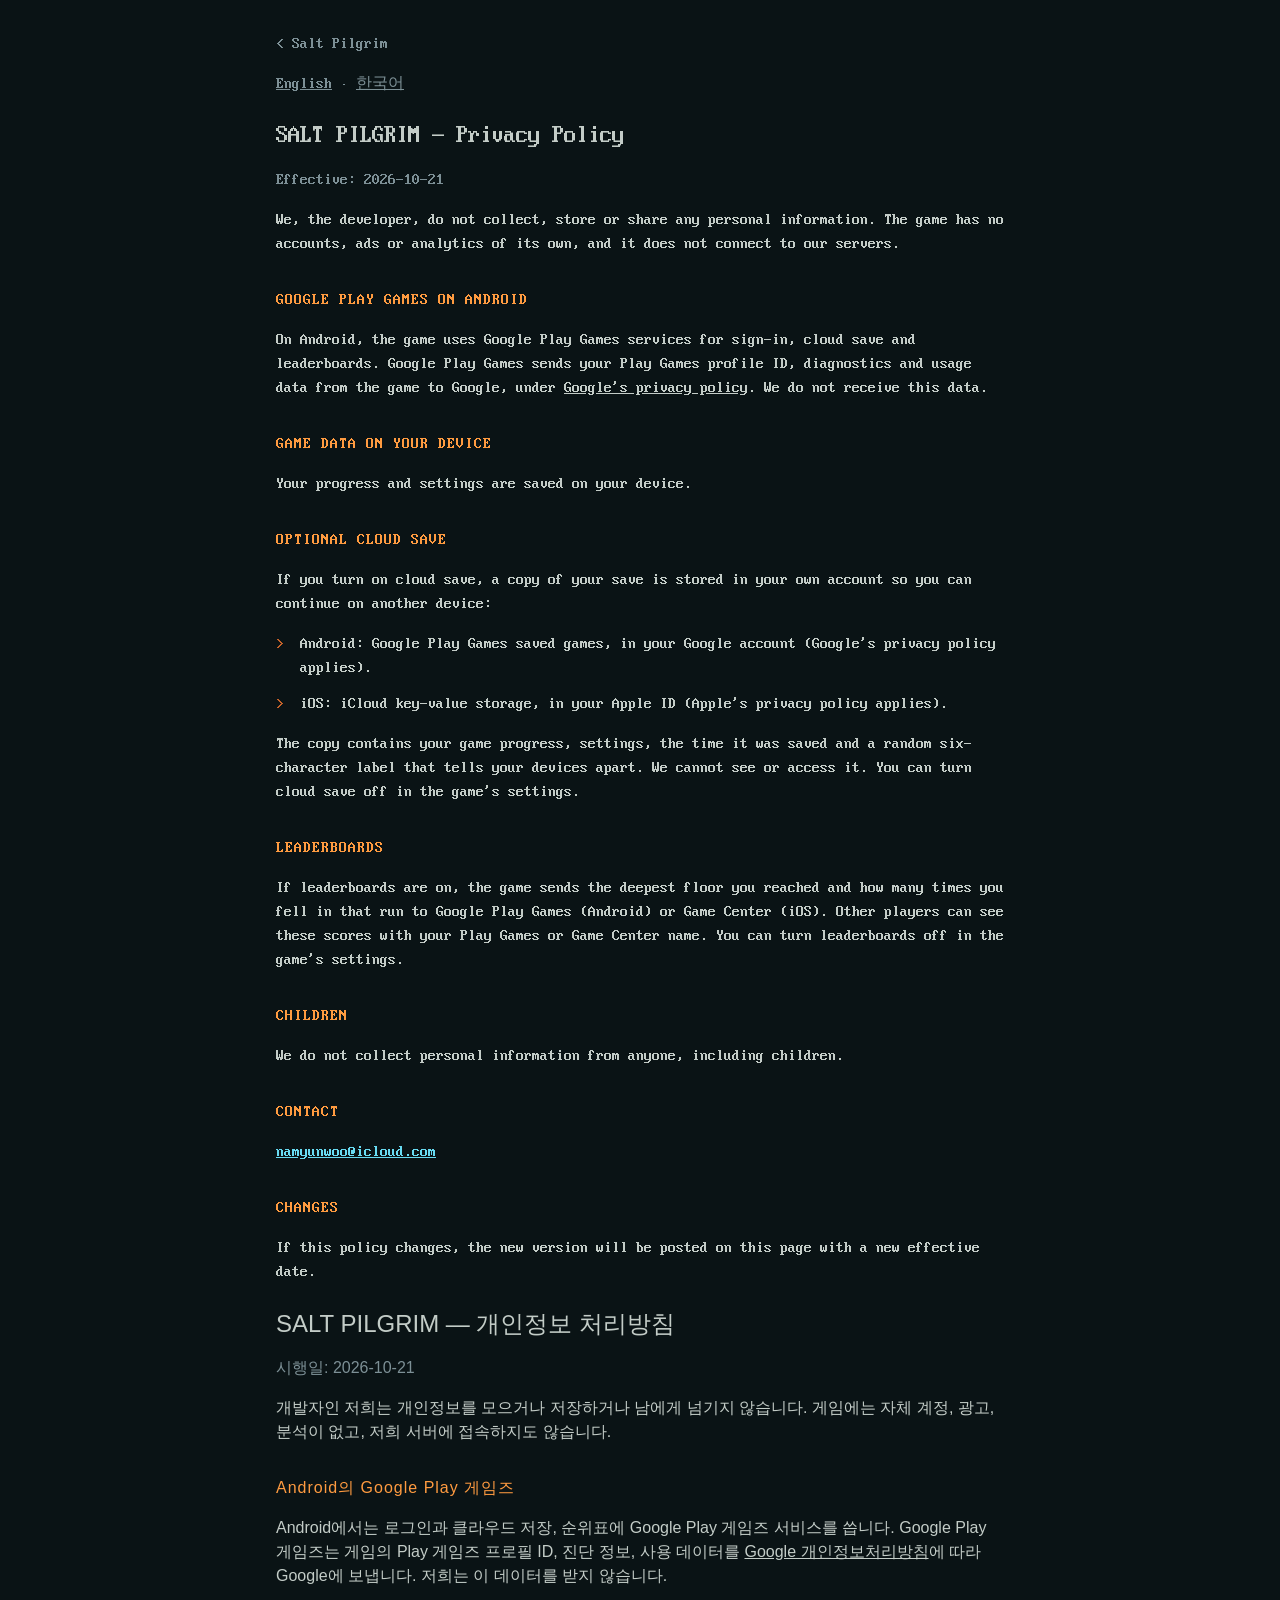
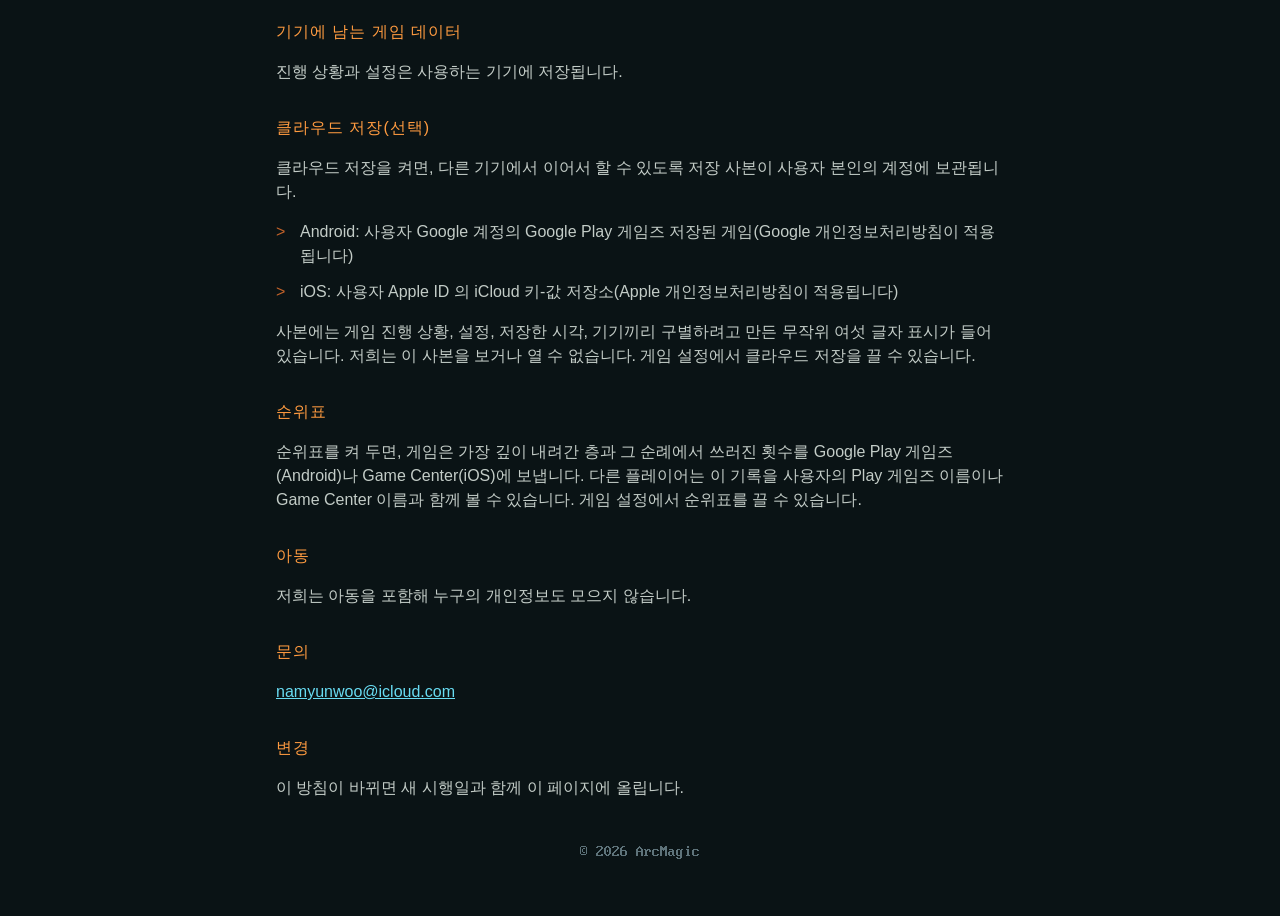
<file: salt-pilgrim/privacy/index.html>
<!doctype html>
<html lang="en">
<head>
<meta charset="utf-8">
<meta name="viewport" content="width=device-width, initial-scale=1">
<title>SALT PILGRIM — Privacy Policy</title>
<meta name="description" content="Privacy policy for SALT PILGRIM. The developer collects no personal information.">
<meta name="theme-color" content="#0A1315">
<link rel="icon" href="../../img/sp/icon.png">
<link rel="stylesheet" href="../../style.css">
<style>
section + section { margin-top: 48px; padding-top: 32px; border-top: 2px solid var(--line); }
section[lang="ko"] { font-family: "NeoDunggeunmo", "Apple SD Gothic Neo", "Malgun Gothic", sans-serif; }
.privacy h1 { font-size: 24px; line-height: 32px; font-weight: normal; margin: 24px 0 8px; }
.langs { color: var(--muted); }
</style>
</head>
<body>
<main class="wrap wide privacy">
  <a class="back" href="../">&lt; Salt Pilgrim</a>
  <p class="langs"><a href="#en">English</a> · <a href="#ko">한국어</a></p>
  <div id="en">
<section lang="en">
  <h1>SALT PILGRIM — Privacy Policy</h1>
  <p class="facts">Effective: 2026-10-21</p>
  <p>We, the developer, do not collect, store or share any personal information. The game has no accounts, ads or analytics of its own, and it does not connect to our servers.</p>
  <h2>GOOGLE PLAY GAMES ON ANDROID</h2>
  <p>On Android, the game uses Google Play Games services for sign-in, cloud save and leaderboards. Google Play Games sends your Play Games profile ID, diagnostics and usage data from the game to Google, under <a href="https://policies.google.com/privacy">Google&#x27;s privacy policy</a>. We do not receive this data.</p>
  <h2>GAME DATA ON YOUR DEVICE</h2>
  <p>Your progress and settings are saved on your device.</p>
  <h2>OPTIONAL CLOUD SAVE</h2>
  <p>If you turn on cloud save, a copy of your save is stored in your own account so you can continue on another device:</p>
  <ul class="features"><li>Android: Google Play Games saved games, in your Google account (Google&#x27;s privacy policy applies).</li><li>iOS: iCloud key-value storage, in your Apple ID (Apple&#x27;s privacy policy applies).</li></ul>
  <p>The copy contains your game progress, settings, the time it was saved and a random six-character label that tells your devices apart. We cannot see or access it. You can turn cloud save off in the game&#x27;s settings.</p>
  <h2>LEADERBOARDS</h2>
  <p>If leaderboards are on, the game sends the deepest floor you reached and how many times you fell in that run to Google Play Games (Android) or Game Center (iOS). Other players can see these scores with your Play Games or Game Center name. You can turn leaderboards off in the game&#x27;s settings.</p>
  <h2>CHILDREN</h2>
  <p>We do not collect personal information from anyone, including children.</p>
  <h2>CONTACT</h2>
  <p class="contact"><a href="mailto:namyunwoo@icloud.com">namyunwoo@icloud.com</a></p>
  <h2>CHANGES</h2>
  <p>If this policy changes, the new version will be posted on this page with a new effective date.</p>
</section>
  </div>
  <div id="ko">
<section lang="ko">
  <h1>SALT PILGRIM — 개인정보 처리방침</h1>
  <p class="facts">시행일: 2026-10-21</p>
  <p>개발자인 저희는 개인정보를 모으거나 저장하거나 남에게 넘기지 않습니다. 게임에는 자체 계정, 광고, 분석이 없고, 저희 서버에 접속하지도 않습니다.</p>
  <h2>Android의 Google Play 게임즈</h2>
  <p>Android에서는 로그인과 클라우드 저장, 순위표에 Google Play 게임즈 서비스를 씁니다. Google Play 게임즈는 게임의 Play 게임즈 프로필 ID, 진단 정보, 사용 데이터를 <a href="https://policies.google.com/privacy">Google 개인정보처리방침</a>에 따라 Google에 보냅니다. 저희는 이 데이터를 받지 않습니다.</p>
  <h2>기기에 남는 게임 데이터</h2>
  <p>진행 상황과 설정은 사용하는 기기에 저장됩니다.</p>
  <h2>클라우드 저장(선택)</h2>
  <p>클라우드 저장을 켜면, 다른 기기에서 이어서 할 수 있도록 저장 사본이 사용자 본인의 계정에 보관됩니다.</p>
  <ul class="features"><li>Android: 사용자 Google 계정의 Google Play 게임즈 저장된 게임(Google 개인정보처리방침이 적용됩니다)</li><li>iOS: 사용자 Apple ID 의 iCloud 키-값 저장소(Apple 개인정보처리방침이 적용됩니다)</li></ul>
  <p>사본에는 게임 진행 상황, 설정, 저장한 시각, 기기끼리 구별하려고 만든 무작위 여섯 글자 표시가 들어 있습니다. 저희는 이 사본을 보거나 열 수 없습니다. 게임 설정에서 클라우드 저장을 끌 수 있습니다.</p>
  <h2>순위표</h2>
  <p>순위표를 켜 두면, 게임은 가장 깊이 내려간 층과 그 순례에서 쓰러진 횟수를 Google Play 게임즈(Android)나 Game Center(iOS)에 보냅니다. 다른 플레이어는 이 기록을 사용자의 Play 게임즈 이름이나 Game Center 이름과 함께 볼 수 있습니다. 게임 설정에서 순위표를 끌 수 있습니다.</p>
  <h2>아동</h2>
  <p>저희는 아동을 포함해 누구의 개인정보도 모으지 않습니다.</p>
  <h2>문의</h2>
  <p class="contact"><a href="mailto:namyunwoo@icloud.com">namyunwoo@icloud.com</a></p>
  <h2>변경</h2>
  <p>이 방침이 바뀌면 새 시행일과 함께 이 페이지에 올립니다.</p>
</section>
  </div>
  <footer><p>© 2026 ArcMagic</p></footer>
</main>
</body>
</html>
</file>
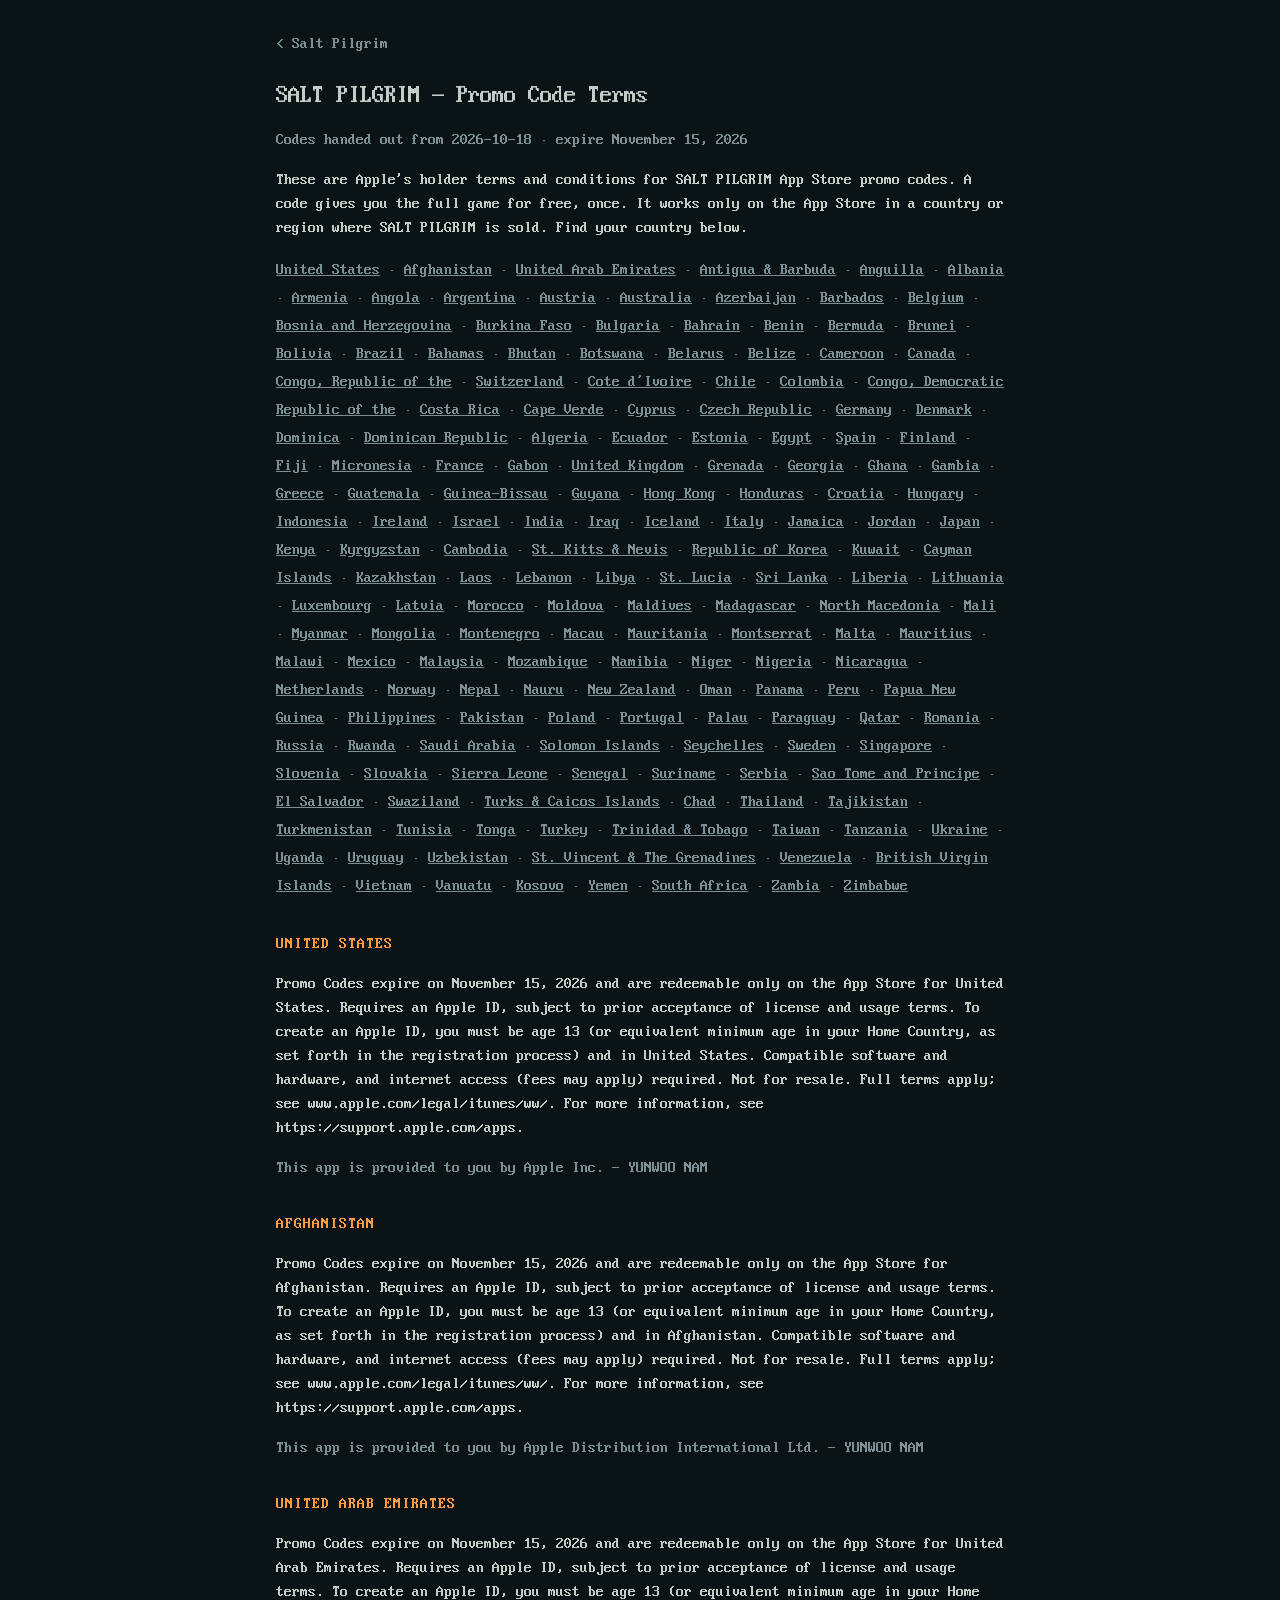
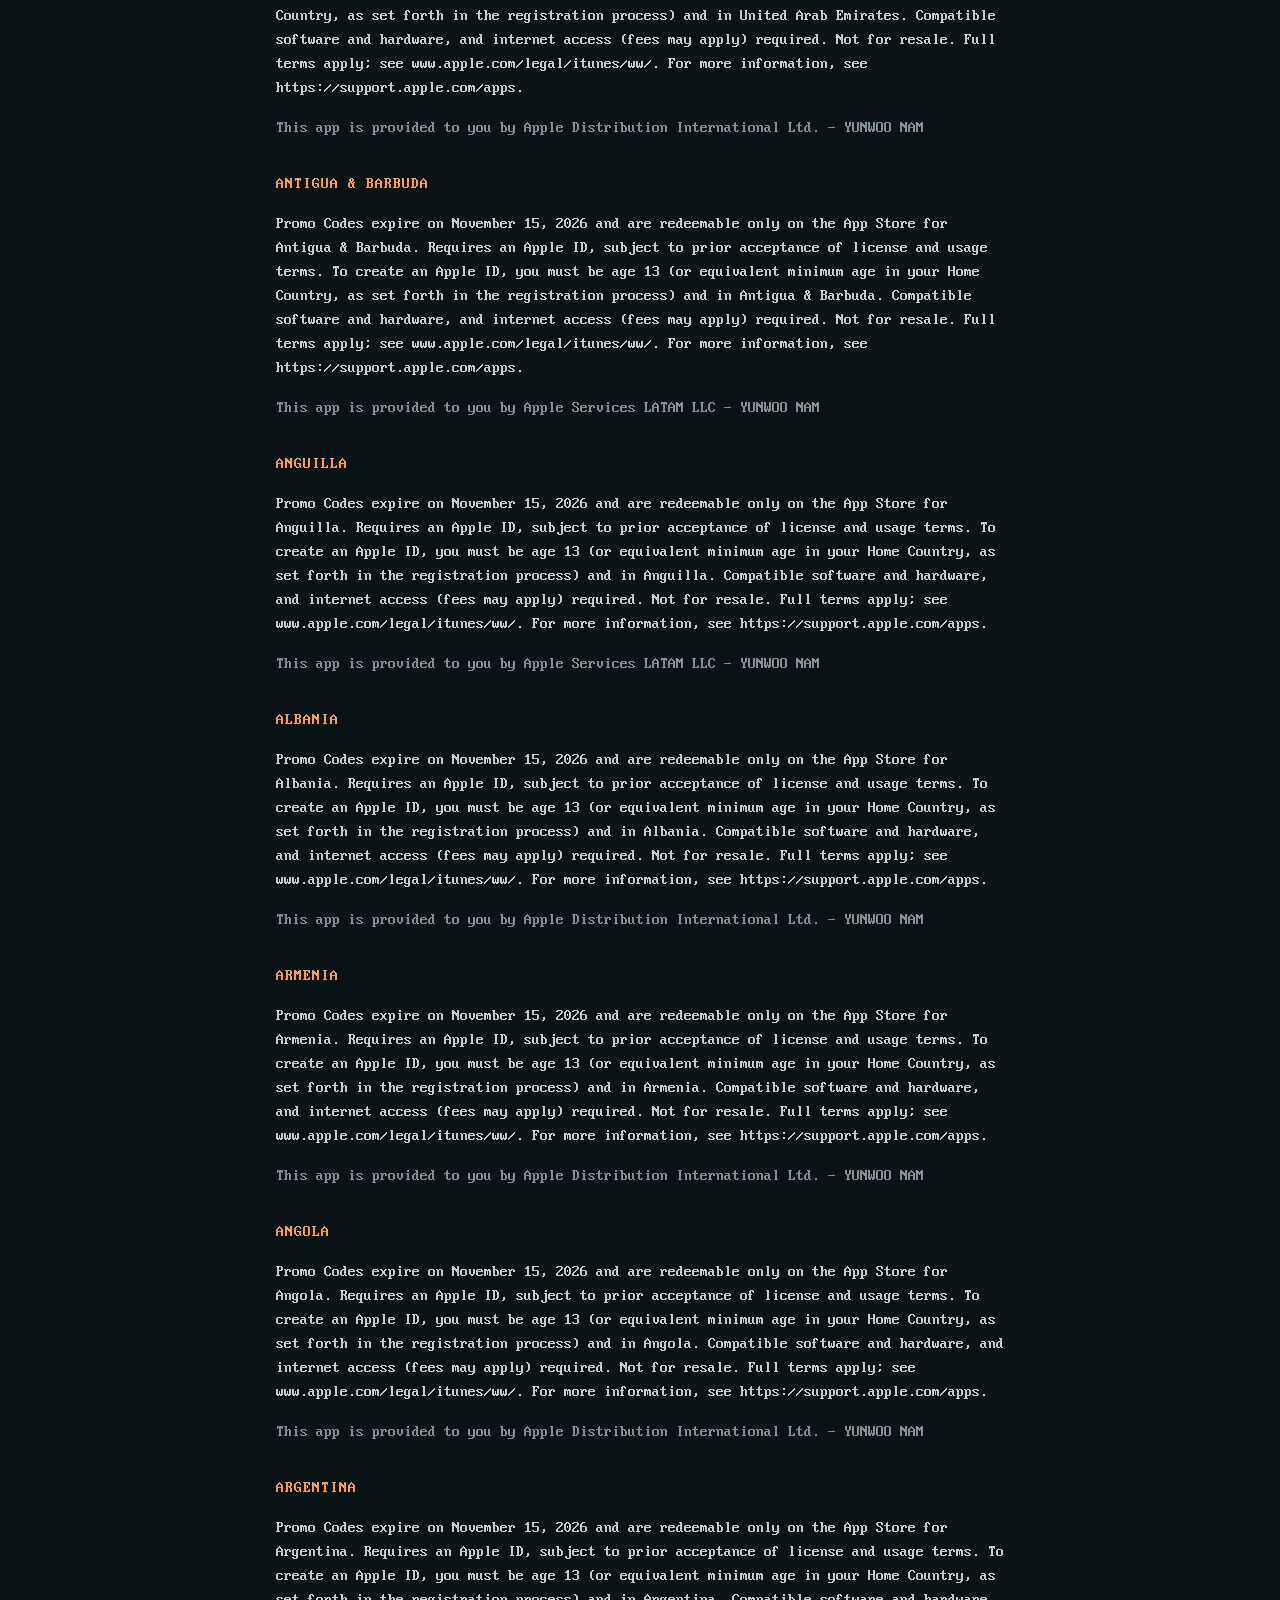
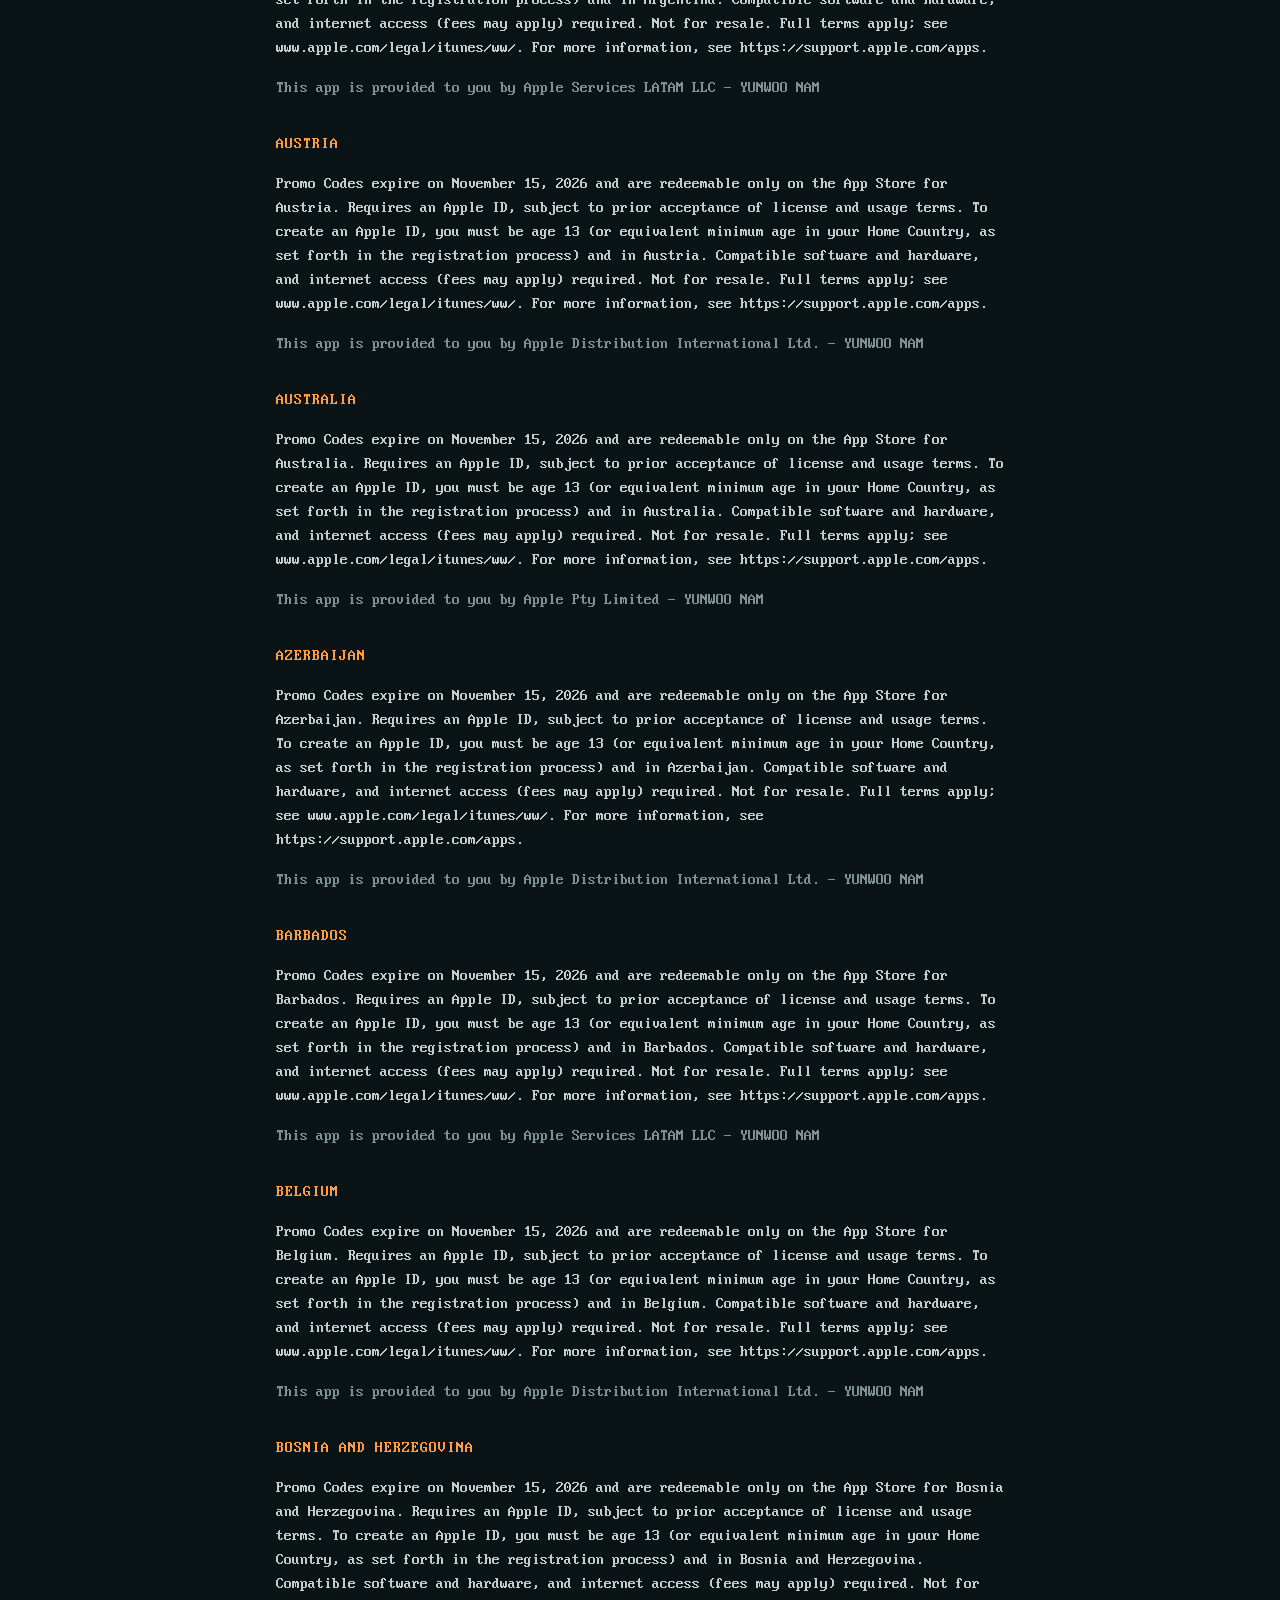
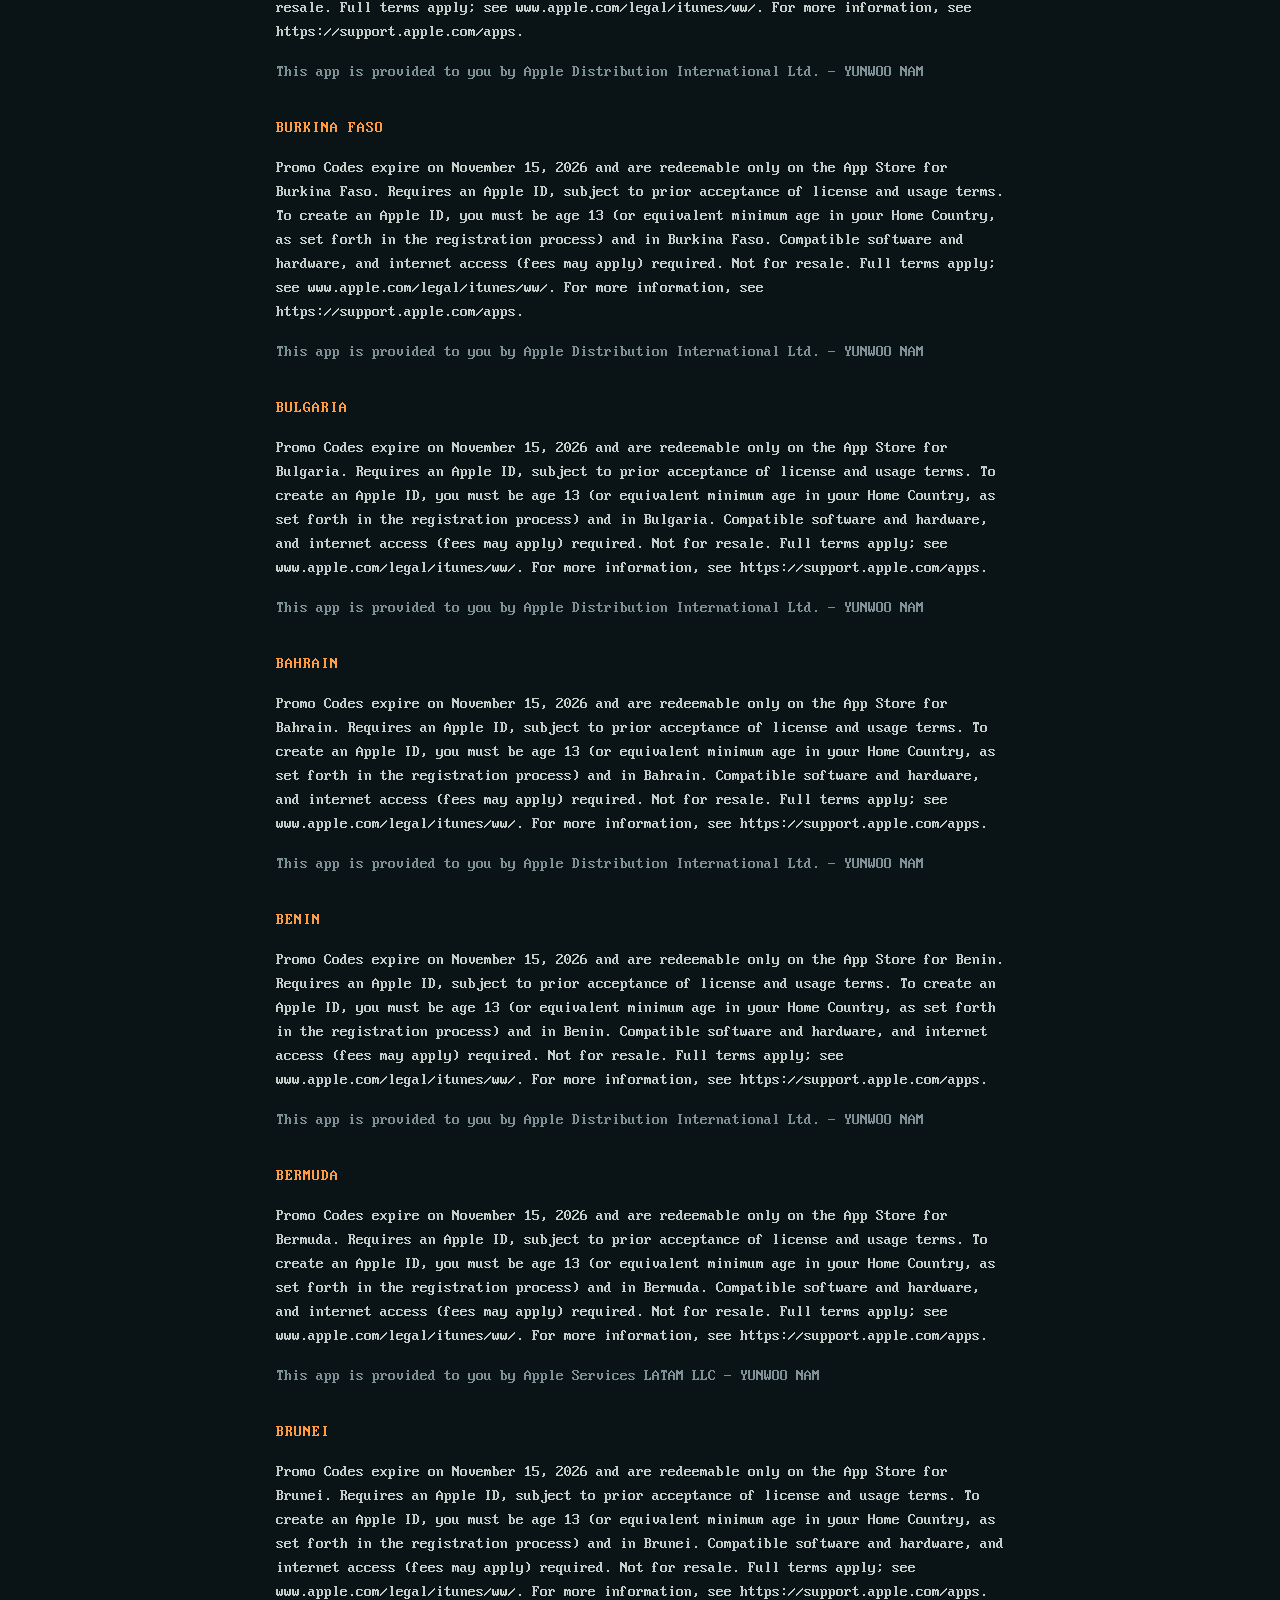
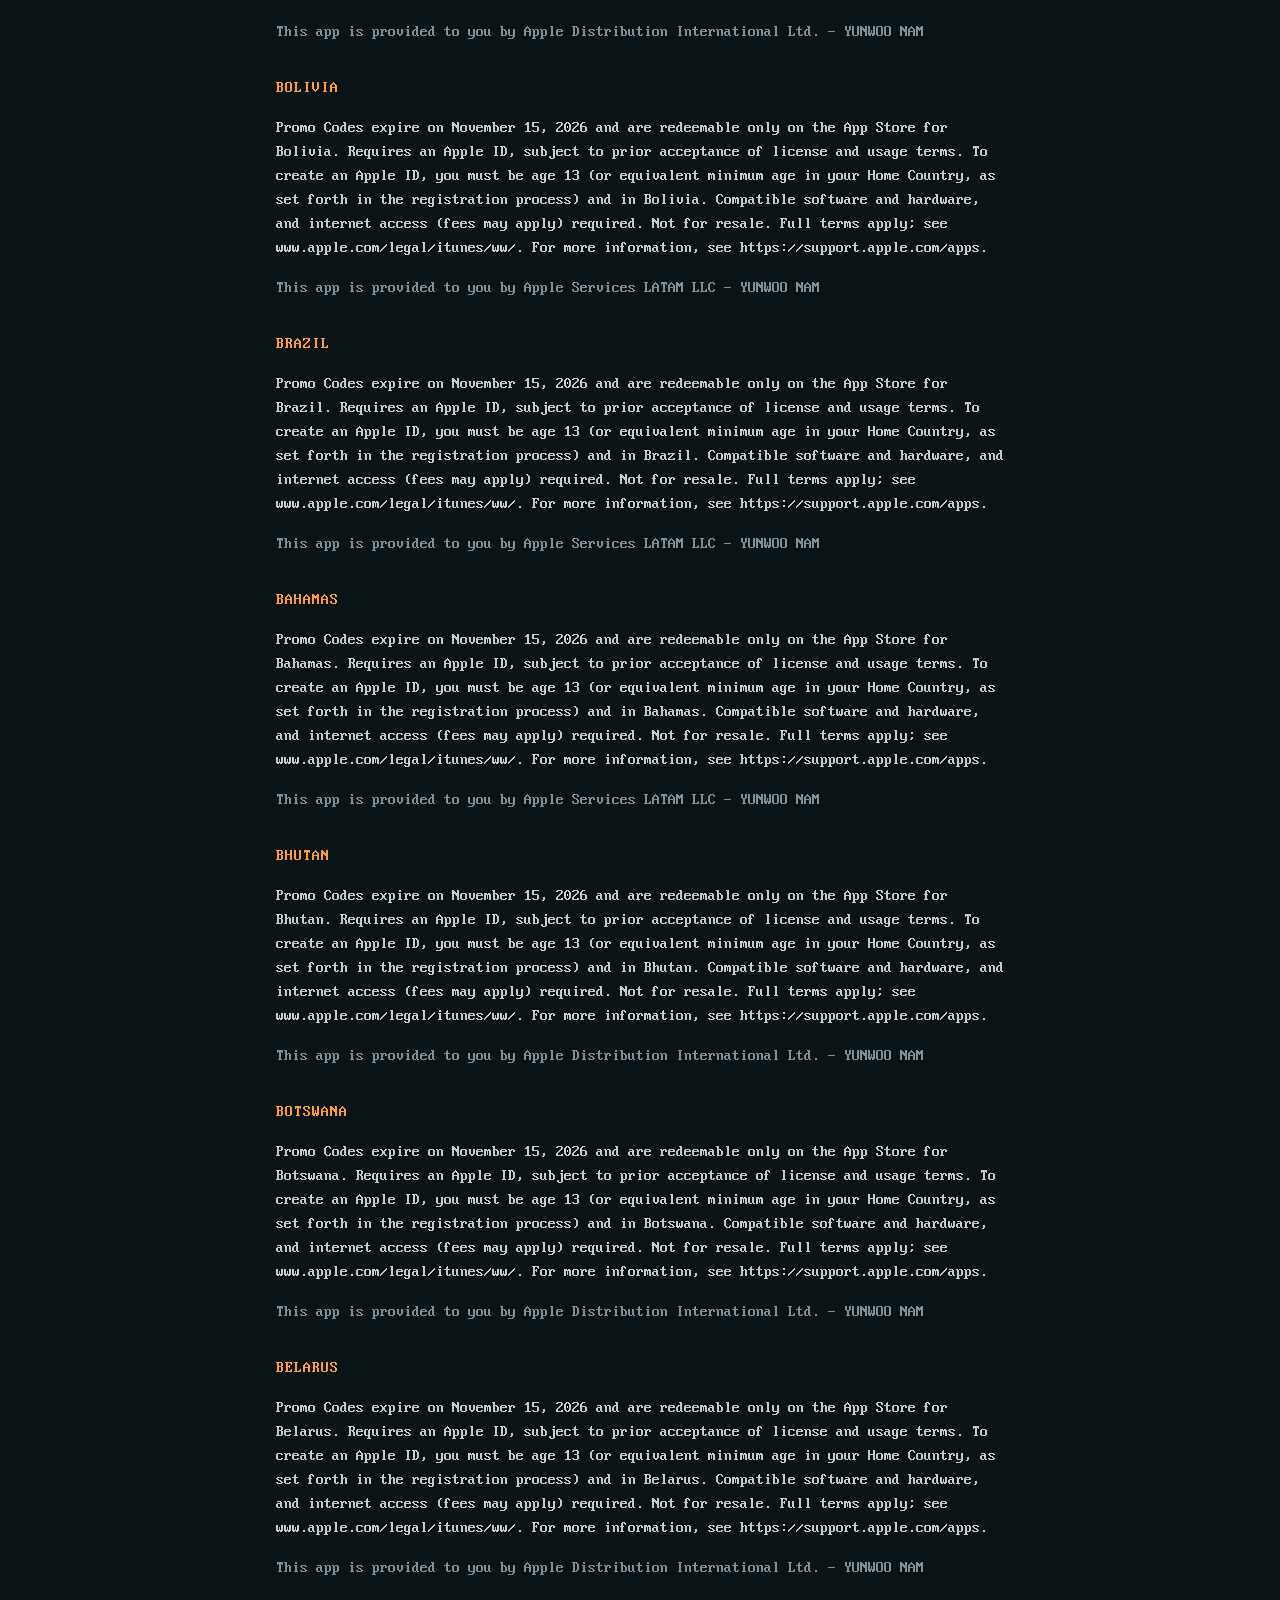
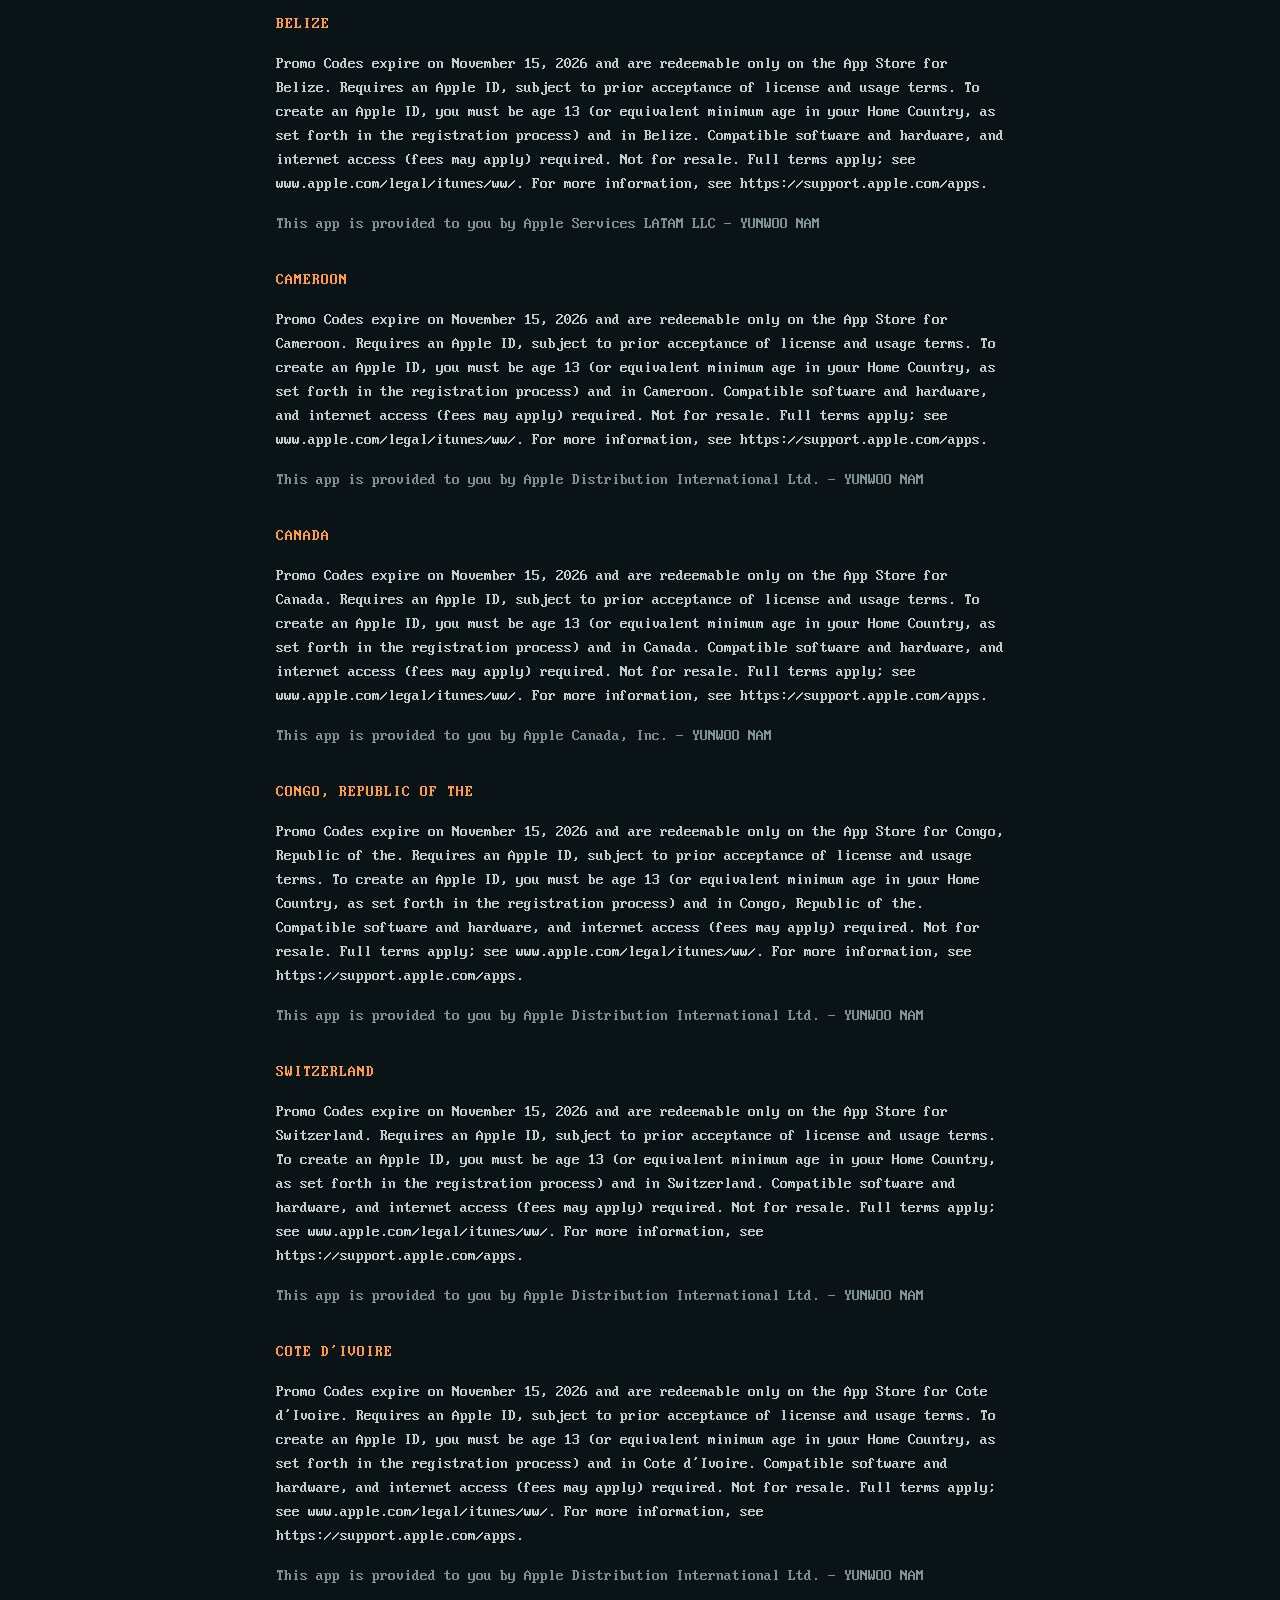
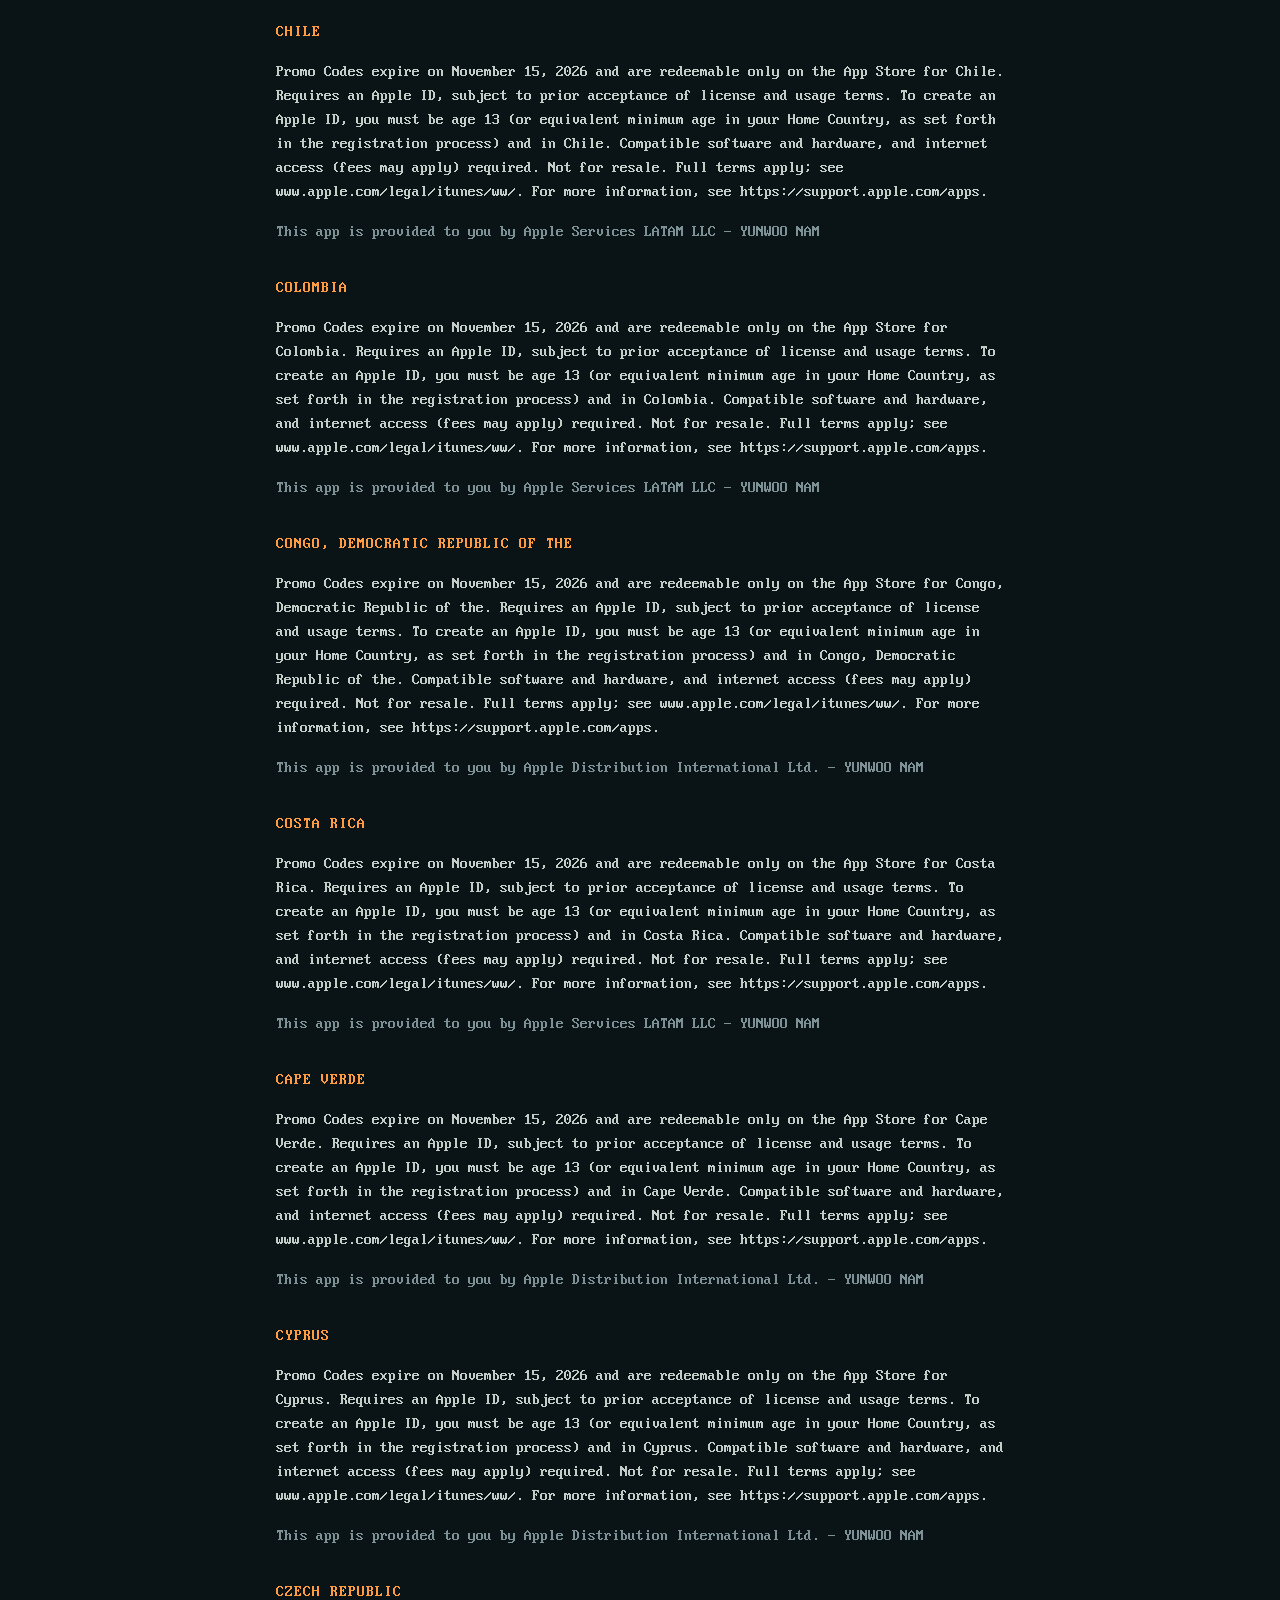
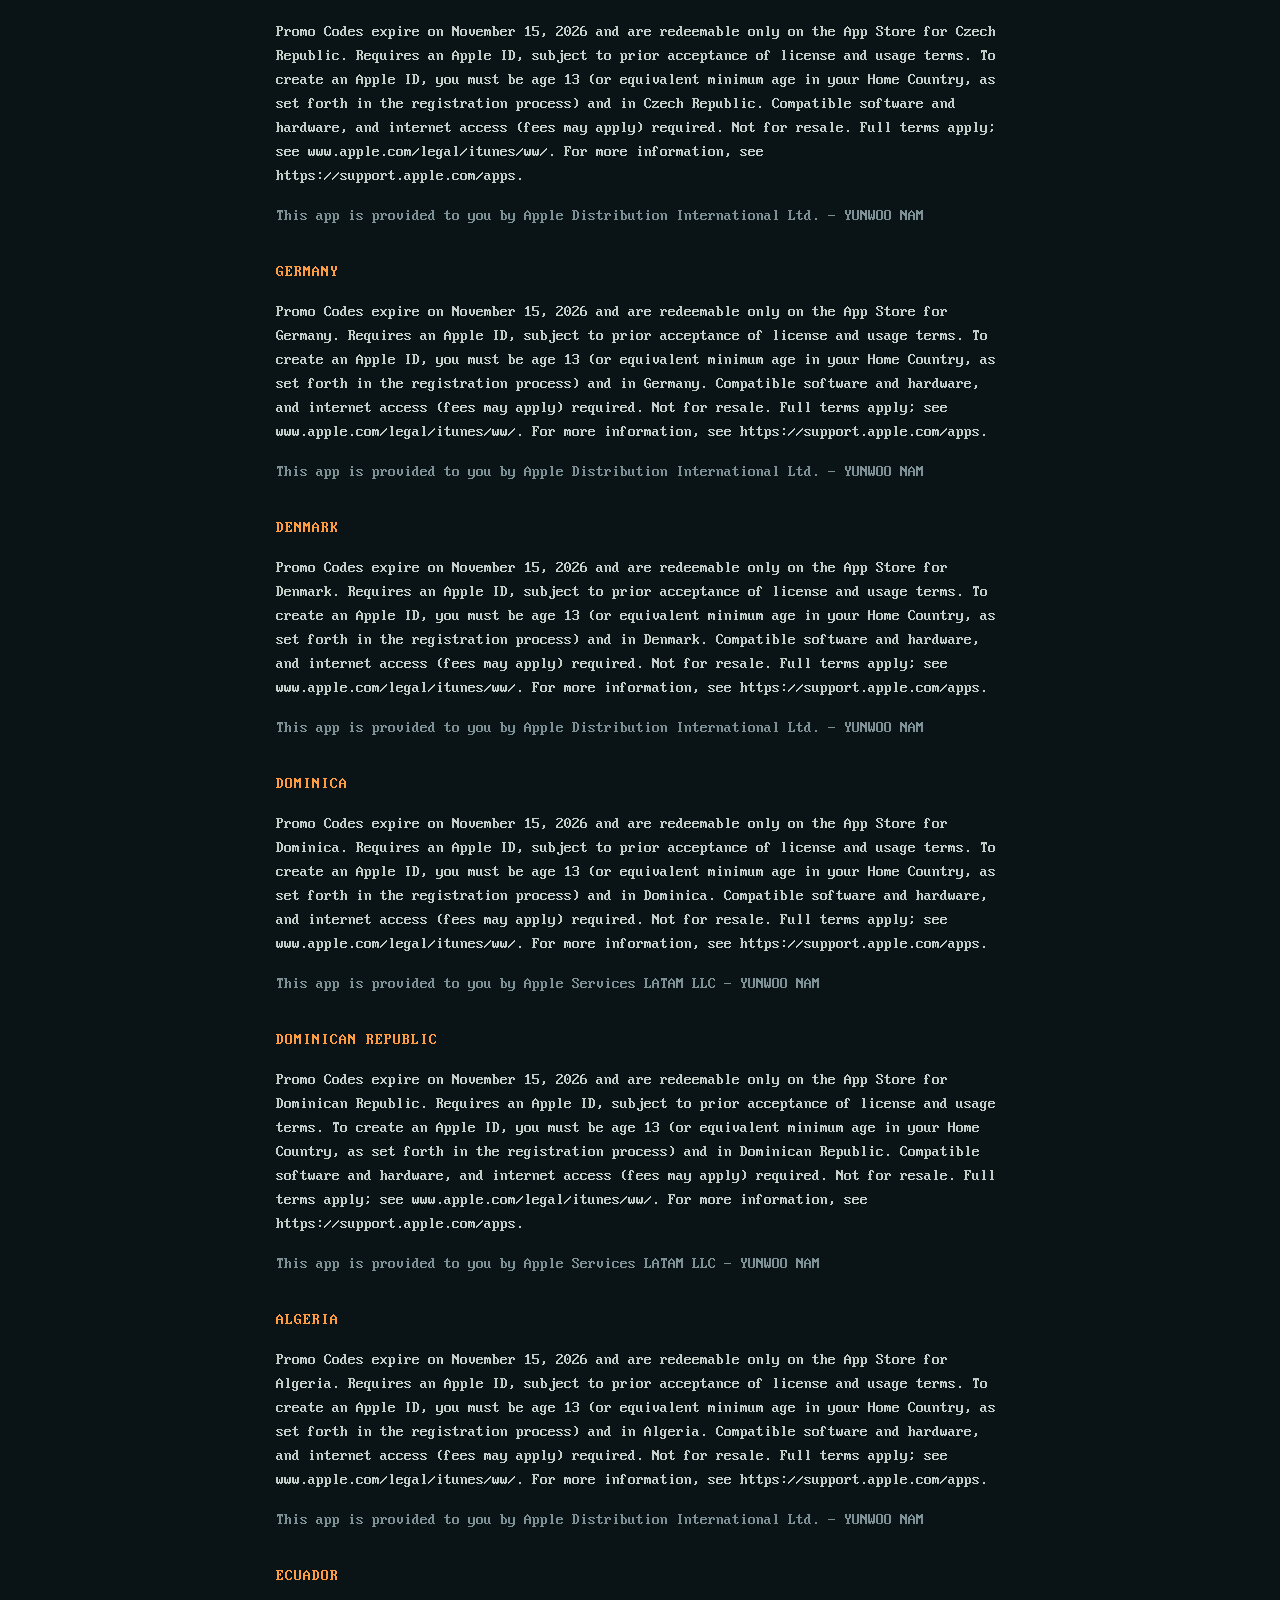
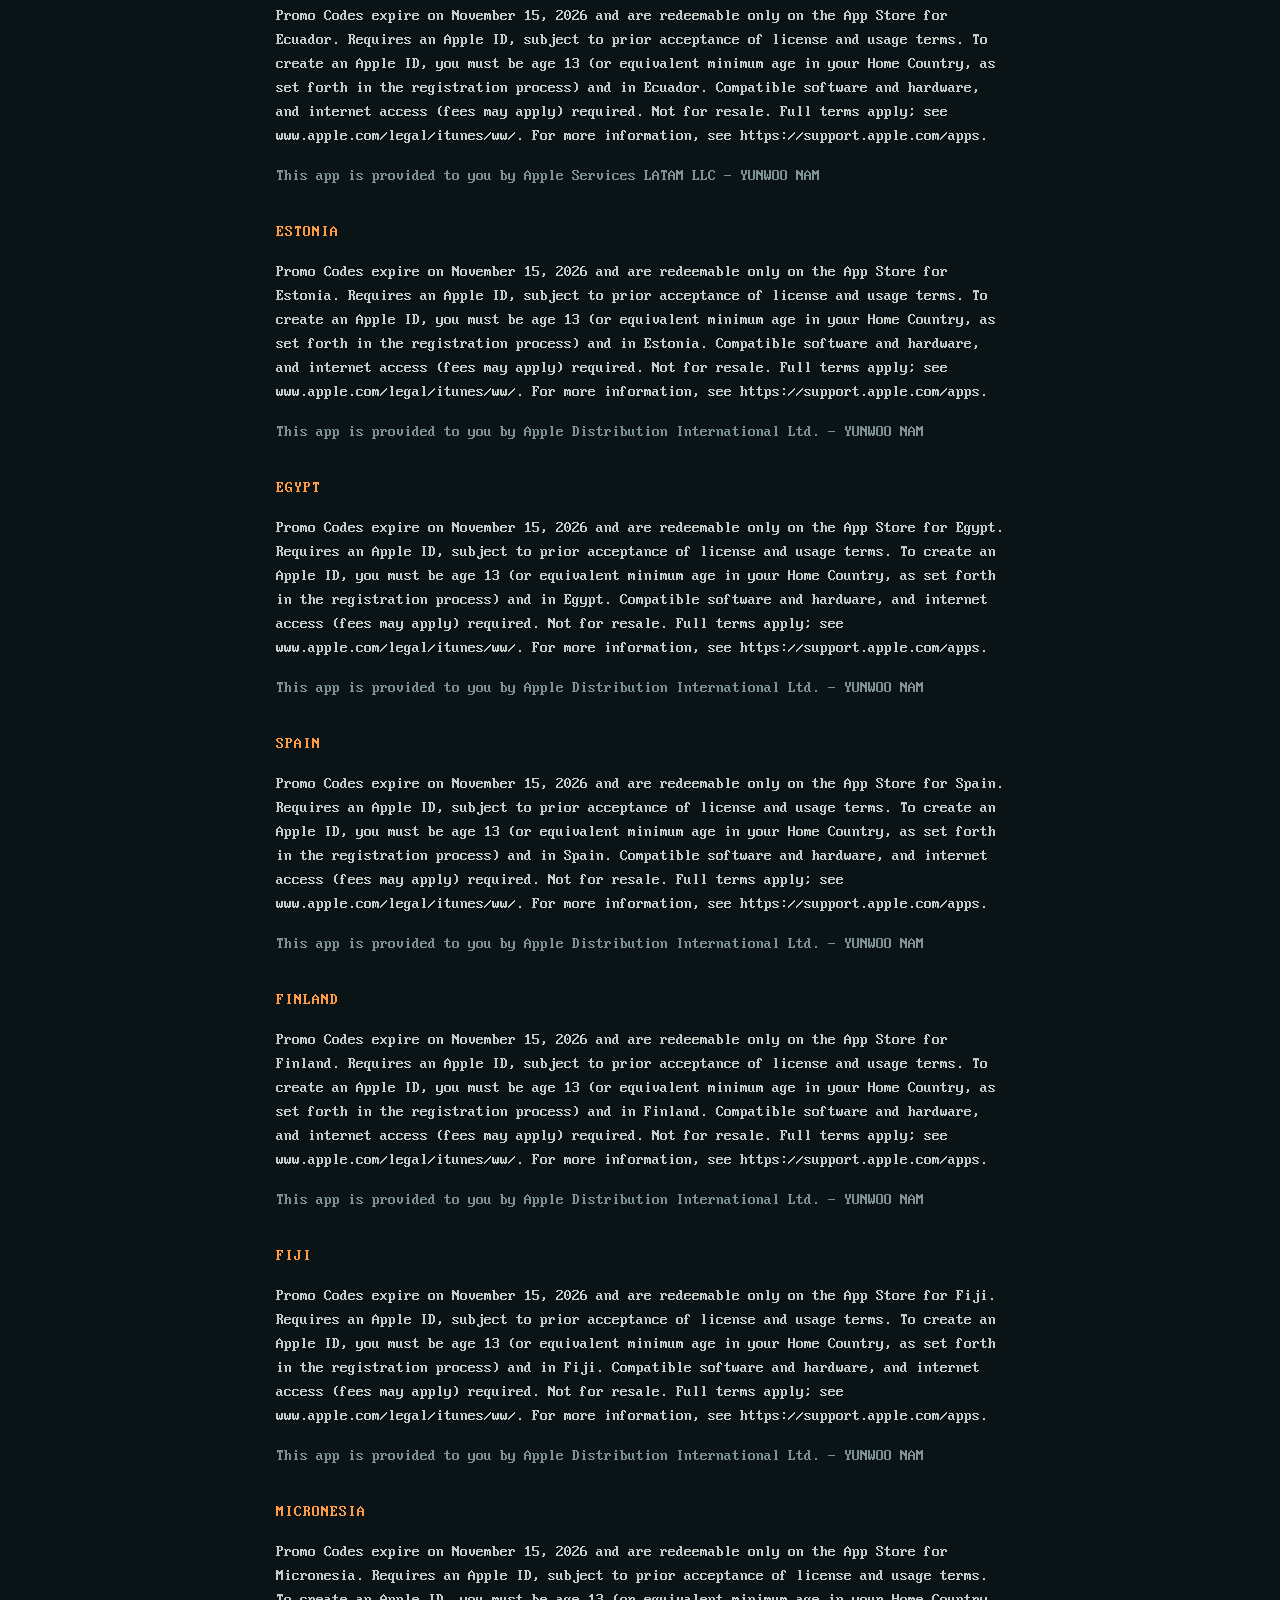
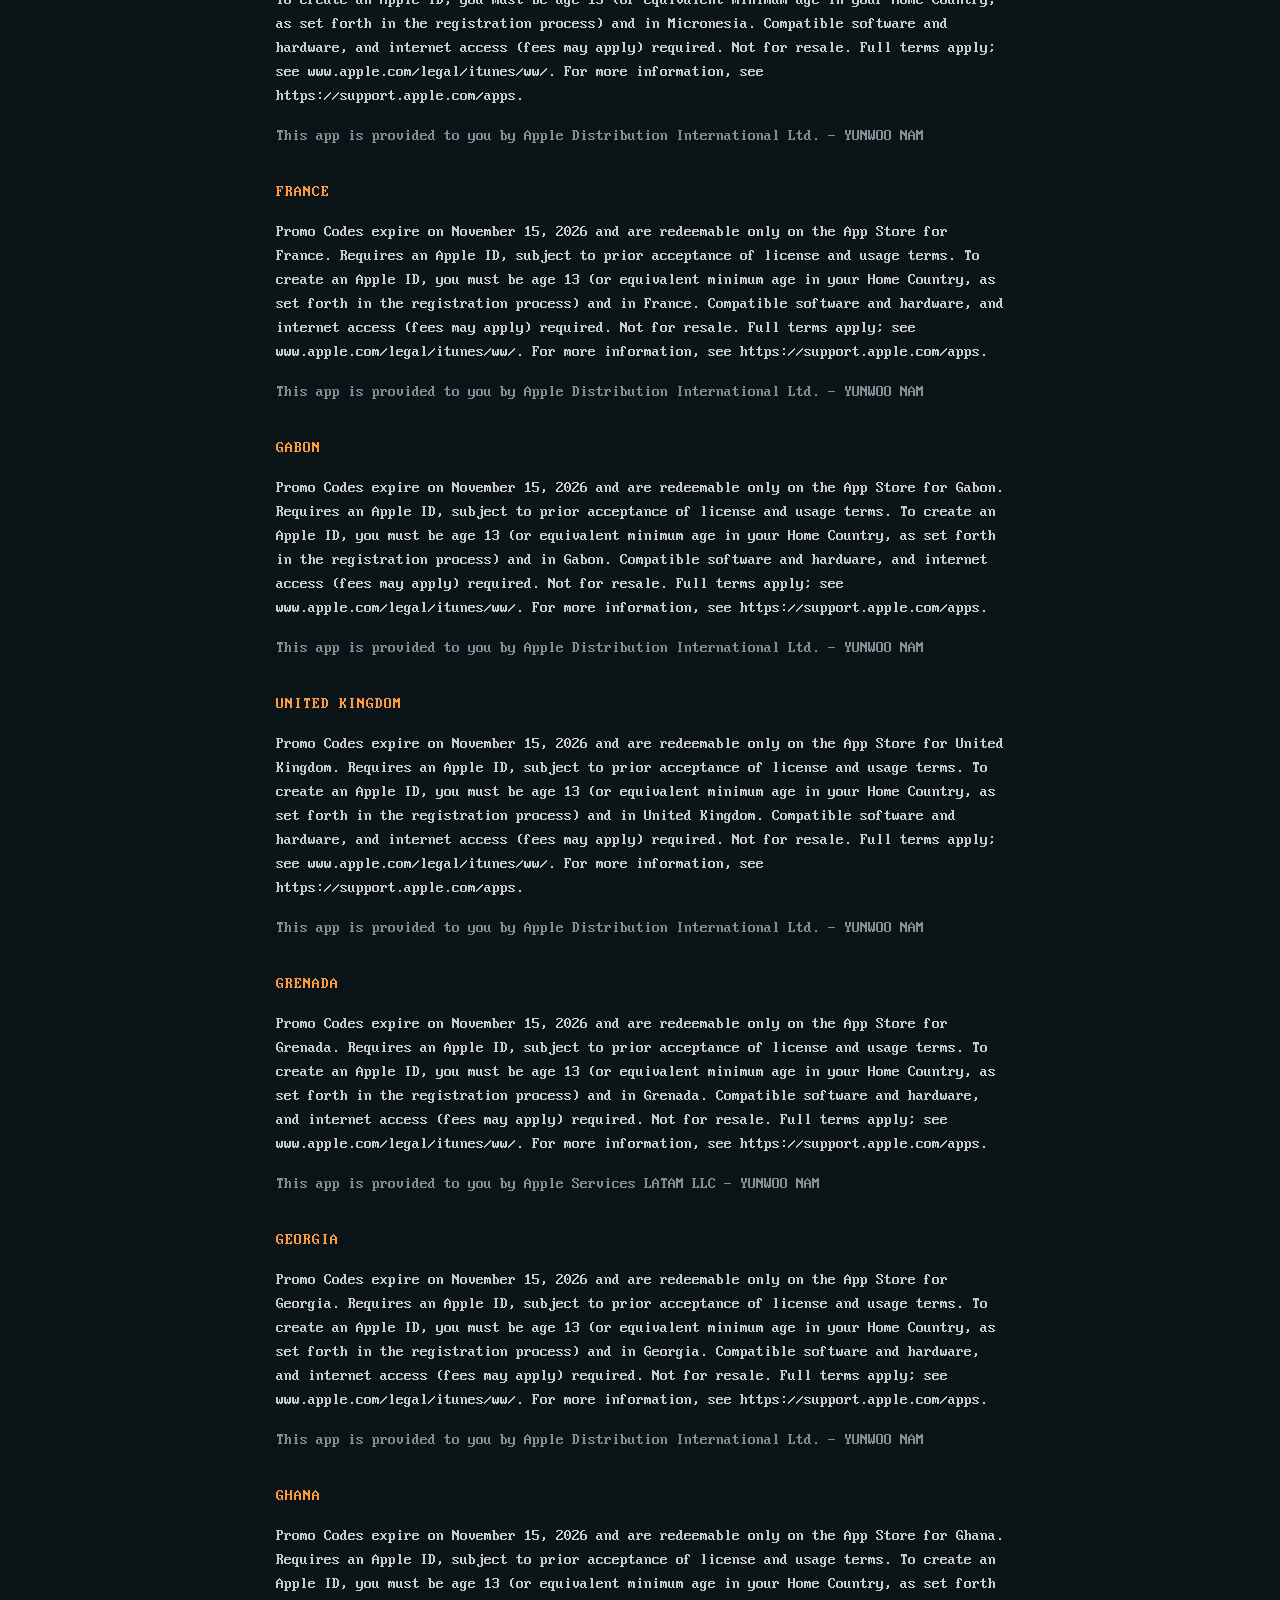
<file: salt-pilgrim/promo-terms/index.html>
<!doctype html>
<html lang="en">
<head>
<meta charset="utf-8">
<meta name="viewport" content="width=device-width, initial-scale=1">
<title>SALT PILGRIM — Promo Code Terms</title>
<meta name="description" content="Holder terms and conditions for SALT PILGRIM App Store promo codes.">
<meta name="robots" content="noindex">
<meta name="theme-color" content="#0A1315">
<link rel="icon" href="../../img/sp/icon.png">
<link rel="stylesheet" href="../../style.css">
<style>
.privacy h1 { font-size: 24px; line-height: 32px; font-weight: normal; margin: 24px 0 8px; }
.jump { color: var(--muted); line-height: 28px; }
section { margin-top: 32px; }
.by { color: var(--muted); }
</style>
</head>
<body>
<main class="wrap wide privacy">
  <a class="back" href="../">&lt; Salt Pilgrim</a>
  <h1>SALT PILGRIM — Promo Code Terms</h1>
  <p class="facts">Codes handed out from 2026-10-18 · expire November 15, 2026</p>
  <p>These are Apple's holder terms and conditions for SALT PILGRIM App Store promo codes. A code gives you the full game for free, once. It works only on the App Store in a country or region where SALT PILGRIM is sold. Find your country below.</p>
  <p class="jump"><a href="#united-states">United States</a> · <a href="#afghanistan">Afghanistan</a> · <a href="#united-arab-emirates">United Arab Emirates</a> · <a href="#antigua-barbuda">Antigua &amp; Barbuda</a> · <a href="#anguilla">Anguilla</a> · <a href="#albania">Albania</a> · <a href="#armenia">Armenia</a> · <a href="#angola">Angola</a> · <a href="#argentina">Argentina</a> · <a href="#austria">Austria</a> · <a href="#australia">Australia</a> · <a href="#azerbaijan">Azerbaijan</a> · <a href="#barbados">Barbados</a> · <a href="#belgium">Belgium</a> · <a href="#bosnia-and-herzegovina">Bosnia and Herzegovina</a> · <a href="#burkina-faso">Burkina Faso</a> · <a href="#bulgaria">Bulgaria</a> · <a href="#bahrain">Bahrain</a> · <a href="#benin">Benin</a> · <a href="#bermuda">Bermuda</a> · <a href="#brunei">Brunei</a> · <a href="#bolivia">Bolivia</a> · <a href="#brazil">Brazil</a> · <a href="#bahamas">Bahamas</a> · <a href="#bhutan">Bhutan</a> · <a href="#botswana">Botswana</a> · <a href="#belarus">Belarus</a> · <a href="#belize">Belize</a> · <a href="#cameroon">Cameroon</a> · <a href="#canada">Canada</a> · <a href="#congo-republic-of-the">Congo, Republic of the</a> · <a href="#switzerland">Switzerland</a> · <a href="#cote-d-ivoire">Cote d’Ivoire</a> · <a href="#chile">Chile</a> · <a href="#colombia">Colombia</a> · <a href="#congo-democratic-republic-of-the">Congo, Democratic Republic of the</a> · <a href="#costa-rica">Costa Rica</a> · <a href="#cape-verde">Cape Verde</a> · <a href="#cyprus">Cyprus</a> · <a href="#czech-republic">Czech Republic</a> · <a href="#germany">Germany</a> · <a href="#denmark">Denmark</a> · <a href="#dominica">Dominica</a> · <a href="#dominican-republic">Dominican Republic</a> · <a href="#algeria">Algeria</a> · <a href="#ecuador">Ecuador</a> · <a href="#estonia">Estonia</a> · <a href="#egypt">Egypt</a> · <a href="#spain">Spain</a> · <a href="#finland">Finland</a> · <a href="#fiji">Fiji</a> · <a href="#micronesia">Micronesia</a> · <a href="#france">France</a> · <a href="#gabon">Gabon</a> · <a href="#united-kingdom">United Kingdom</a> · <a href="#grenada">Grenada</a> · <a href="#georgia">Georgia</a> · <a href="#ghana">Ghana</a> · <a href="#gambia">Gambia</a> · <a href="#greece">Greece</a> · <a href="#guatemala">Guatemala</a> · <a href="#guinea-bissau">Guinea-Bissau</a> · <a href="#guyana">Guyana</a> · <a href="#hong-kong">Hong Kong</a> · <a href="#honduras">Honduras</a> · <a href="#croatia">Croatia</a> · <a href="#hungary">Hungary</a> · <a href="#indonesia">Indonesia</a> · <a href="#ireland">Ireland</a> · <a href="#israel">Israel</a> · <a href="#india">India</a> · <a href="#iraq">Iraq</a> · <a href="#iceland">Iceland</a> · <a href="#italy">Italy</a> · <a href="#jamaica">Jamaica</a> · <a href="#jordan">Jordan</a> · <a href="#japan">Japan</a> · <a href="#kenya">Kenya</a> · <a href="#kyrgyzstan">Kyrgyzstan</a> · <a href="#cambodia">Cambodia</a> · <a href="#st-kitts-nevis">St. Kitts &amp; Nevis</a> · <a href="#republic-of-korea">Republic of Korea</a> · <a href="#kuwait">Kuwait</a> · <a href="#cayman-islands">Cayman Islands</a> · <a href="#kazakhstan">Kazakhstan</a> · <a href="#laos">Laos</a> · <a href="#lebanon">Lebanon</a> · <a href="#libya">Libya</a> · <a href="#st-lucia">St. Lucia</a> · <a href="#sri-lanka">Sri Lanka</a> · <a href="#liberia">Liberia</a> · <a href="#lithuania">Lithuania</a> · <a href="#luxembourg">Luxembourg</a> · <a href="#latvia">Latvia</a> · <a href="#morocco">Morocco</a> · <a href="#moldova">Moldova</a> · <a href="#maldives">Maldives</a> · <a href="#madagascar">Madagascar</a> · <a href="#north-macedonia">North Macedonia</a> · <a href="#mali">Mali</a> · <a href="#myanmar">Myanmar</a> · <a href="#mongolia">Mongolia</a> · <a href="#montenegro">Montenegro</a> · <a href="#macau">Macau</a> · <a href="#mauritania">Mauritania</a> · <a href="#montserrat">Montserrat</a> · <a href="#malta">Malta</a> · <a href="#mauritius">Mauritius</a> · <a href="#malawi">Malawi</a> · <a href="#mexico">Mexico</a> · <a href="#malaysia">Malaysia</a> · <a href="#mozambique">Mozambique</a> · <a href="#namibia">Namibia</a> · <a href="#niger">Niger</a> · <a href="#nigeria">Nigeria</a> · <a href="#nicaragua">Nicaragua</a> · <a href="#netherlands">Netherlands</a> · <a href="#norway">Norway</a> · <a href="#nepal">Nepal</a> · <a href="#nauru">Nauru</a> · <a href="#new-zealand">New Zealand</a> · <a href="#oman">Oman</a> · <a href="#panama">Panama</a> · <a href="#peru">Peru</a> · <a href="#papua-new-guinea">Papua New Guinea</a> · <a href="#philippines">Philippines</a> · <a href="#pakistan">Pakistan</a> · <a href="#poland">Poland</a> · <a href="#portugal">Portugal</a> · <a href="#palau">Palau</a> · <a href="#paraguay">Paraguay</a> · <a href="#qatar">Qatar</a> · <a href="#romania">Romania</a> · <a href="#russia">Russia</a> · <a href="#rwanda">Rwanda</a> · <a href="#saudi-arabia">Saudi Arabia</a> · <a href="#solomon-islands">Solomon Islands</a> · <a href="#seychelles">Seychelles</a> · <a href="#sweden">Sweden</a> · <a href="#singapore">Singapore</a> · <a href="#slovenia">Slovenia</a> · <a href="#slovakia">Slovakia</a> · <a href="#sierra-leone">Sierra Leone</a> · <a href="#senegal">Senegal</a> · <a href="#suriname">Suriname</a> · <a href="#serbia">Serbia</a> · <a href="#sao-tome-and-principe">Sao Tome and Principe</a> · <a href="#el-salvador">El Salvador</a> · <a href="#swaziland">Swaziland</a> · <a href="#turks-caicos-islands">Turks &amp; Caicos Islands</a> · <a href="#chad">Chad</a> · <a href="#thailand">Thailand</a> · <a href="#tajikistan">Tajikistan</a> · <a href="#turkmenistan">Turkmenistan</a> · <a href="#tunisia">Tunisia</a> · <a href="#tonga">Tonga</a> · <a href="#turkey">Turkey</a> · <a href="#trinidad-tobago">Trinidad &amp; Tobago</a> · <a href="#taiwan">Taiwan</a> · <a href="#tanzania">Tanzania</a> · <a href="#ukraine">Ukraine</a> · <a href="#uganda">Uganda</a> · <a href="#uruguay">Uruguay</a> · <a href="#uzbekistan">Uzbekistan</a> · <a href="#st-vincent-the-grenadines">St. Vincent &amp; The Grenadines</a> · <a href="#venezuela">Venezuela</a> · <a href="#british-virgin-islands">British Virgin Islands</a> · <a href="#vietnam">Vietnam</a> · <a href="#vanuatu">Vanuatu</a> · <a href="#kosovo">Kosovo</a> · <a href="#yemen">Yemen</a> · <a href="#south-africa">South Africa</a> · <a href="#zambia">Zambia</a> · <a href="#zimbabwe">Zimbabwe</a></p>
<section id="united-states">
  <h2>UNITED STATES</h2>
  <p>Promo Codes expire on November 15, 2026 and are redeemable only on the App Store for United States. Requires an Apple ID, subject to prior acceptance of license and usage terms. To create an Apple ID, you must be age 13 (or equivalent minimum age in your Home Country, as set forth in the registration process) and in United States. Compatible software and hardware, and internet access (fees may apply) required. Not for resale. Full terms apply; see www.apple.com/legal/itunes/ww/. For more information, see https://support.apple.com/apps.</p>
  <p class="by">This app is provided to you by Apple Inc. - YUNWOO NAM</p>
</section>
<section id="afghanistan">
  <h2>AFGHANISTAN</h2>
  <p>Promo Codes expire on November 15, 2026 and are redeemable only on the App Store for Afghanistan. Requires an Apple ID, subject to prior acceptance of license and usage terms. To create an Apple ID, you must be age 13 (or equivalent minimum age in your Home Country, as set forth in the registration process) and in Afghanistan. Compatible software and hardware, and internet access (fees may apply) required. Not for resale. Full terms apply; see www.apple.com/legal/itunes/ww/. For more information, see https://support.apple.com/apps.</p>
  <p class="by">This app is provided to you by Apple Distribution International Ltd. - YUNWOO NAM</p>
</section>
<section id="united-arab-emirates">
  <h2>UNITED ARAB EMIRATES</h2>
  <p>Promo Codes expire on November 15, 2026 and are redeemable only on the App Store for United Arab Emirates. Requires an Apple ID, subject to prior acceptance of license and usage terms. To create an Apple ID, you must be age 13 (or equivalent minimum age in your Home Country, as set forth in the registration process) and in United Arab Emirates. Compatible software and hardware, and internet access (fees may apply) required. Not for resale. Full terms apply; see www.apple.com/legal/itunes/ww/. For more information, see https://support.apple.com/apps.</p>
  <p class="by">This app is provided to you by Apple Distribution International Ltd. - YUNWOO NAM</p>
</section>
<section id="antigua-barbuda">
  <h2>ANTIGUA &amp; BARBUDA</h2>
  <p>Promo Codes expire on November 15, 2026 and are redeemable only on the App Store for Antigua &amp; Barbuda. Requires an Apple ID, subject to prior acceptance of license and usage terms. To create an Apple ID, you must be age 13 (or equivalent minimum age in your Home Country, as set forth in the registration process) and in Antigua &amp; Barbuda. Compatible software and hardware, and internet access (fees may apply) required. Not for resale. Full terms apply; see www.apple.com/legal/itunes/ww/. For more information, see https://support.apple.com/apps.</p>
  <p class="by">This app is provided to you by Apple Services LATAM LLC - YUNWOO NAM</p>
</section>
<section id="anguilla">
  <h2>ANGUILLA</h2>
  <p>Promo Codes expire on November 15, 2026 and are redeemable only on the App Store for Anguilla. Requires an Apple ID, subject to prior acceptance of license and usage terms. To create an Apple ID, you must be age 13 (or equivalent minimum age in your Home Country, as set forth in the registration process) and in Anguilla. Compatible software and hardware, and internet access (fees may apply) required. Not for resale. Full terms apply; see www.apple.com/legal/itunes/ww/. For more information, see https://support.apple.com/apps.</p>
  <p class="by">This app is provided to you by Apple Services LATAM LLC - YUNWOO NAM</p>
</section>
<section id="albania">
  <h2>ALBANIA</h2>
  <p>Promo Codes expire on November 15, 2026 and are redeemable only on the App Store for Albania. Requires an Apple ID, subject to prior acceptance of license and usage terms. To create an Apple ID, you must be age 13 (or equivalent minimum age in your Home Country, as set forth in the registration process) and in Albania. Compatible software and hardware, and internet access (fees may apply) required. Not for resale. Full terms apply; see www.apple.com/legal/itunes/ww/. For more information, see https://support.apple.com/apps.</p>
  <p class="by">This app is provided to you by Apple Distribution International Ltd. - YUNWOO NAM</p>
</section>
<section id="armenia">
  <h2>ARMENIA</h2>
  <p>Promo Codes expire on November 15, 2026 and are redeemable only on the App Store for Armenia. Requires an Apple ID, subject to prior acceptance of license and usage terms. To create an Apple ID, you must be age 13 (or equivalent minimum age in your Home Country, as set forth in the registration process) and in Armenia. Compatible software and hardware, and internet access (fees may apply) required. Not for resale. Full terms apply; see www.apple.com/legal/itunes/ww/. For more information, see https://support.apple.com/apps.</p>
  <p class="by">This app is provided to you by Apple Distribution International Ltd. - YUNWOO NAM</p>
</section>
<section id="angola">
  <h2>ANGOLA</h2>
  <p>Promo Codes expire on November 15, 2026 and are redeemable only on the App Store for Angola. Requires an Apple ID, subject to prior acceptance of license and usage terms. To create an Apple ID, you must be age 13 (or equivalent minimum age in your Home Country, as set forth in the registration process) and in Angola. Compatible software and hardware, and internet access (fees may apply) required. Not for resale. Full terms apply; see www.apple.com/legal/itunes/ww/. For more information, see https://support.apple.com/apps.</p>
  <p class="by">This app is provided to you by Apple Distribution International Ltd. - YUNWOO NAM</p>
</section>
<section id="argentina">
  <h2>ARGENTINA</h2>
  <p>Promo Codes expire on November 15, 2026 and are redeemable only on the App Store for Argentina. Requires an Apple ID, subject to prior acceptance of license and usage terms. To create an Apple ID, you must be age 13 (or equivalent minimum age in your Home Country, as set forth in the registration process) and in Argentina. Compatible software and hardware, and internet access (fees may apply) required. Not for resale. Full terms apply; see www.apple.com/legal/itunes/ww/. For more information, see https://support.apple.com/apps.</p>
  <p class="by">This app is provided to you by Apple Services LATAM LLC - YUNWOO NAM</p>
</section>
<section id="austria">
  <h2>AUSTRIA</h2>
  <p>Promo Codes expire on November 15, 2026 and are redeemable only on the App Store for Austria. Requires an Apple ID, subject to prior acceptance of license and usage terms. To create an Apple ID, you must be age 13 (or equivalent minimum age in your Home Country, as set forth in the registration process) and in Austria. Compatible software and hardware, and internet access (fees may apply) required. Not for resale. Full terms apply; see www.apple.com/legal/itunes/ww/. For more information, see https://support.apple.com/apps.</p>
  <p class="by">This app is provided to you by Apple Distribution International Ltd. - YUNWOO NAM</p>
</section>
<section id="australia">
  <h2>AUSTRALIA</h2>
  <p>Promo Codes expire on November 15, 2026 and are redeemable only on the App Store for Australia. Requires an Apple ID, subject to prior acceptance of license and usage terms. To create an Apple ID, you must be age 13 (or equivalent minimum age in your Home Country, as set forth in the registration process) and in Australia. Compatible software and hardware, and internet access (fees may apply) required. Not for resale. Full terms apply; see www.apple.com/legal/itunes/ww/. For more information, see https://support.apple.com/apps.</p>
  <p class="by">This app is provided to you by Apple Pty Limited - YUNWOO NAM</p>
</section>
<section id="azerbaijan">
  <h2>AZERBAIJAN</h2>
  <p>Promo Codes expire on November 15, 2026 and are redeemable only on the App Store for Azerbaijan. Requires an Apple ID, subject to prior acceptance of license and usage terms. To create an Apple ID, you must be age 13 (or equivalent minimum age in your Home Country, as set forth in the registration process) and in Azerbaijan. Compatible software and hardware, and internet access (fees may apply) required. Not for resale. Full terms apply; see www.apple.com/legal/itunes/ww/. For more information, see https://support.apple.com/apps.</p>
  <p class="by">This app is provided to you by Apple Distribution International Ltd. - YUNWOO NAM</p>
</section>
<section id="barbados">
  <h2>BARBADOS</h2>
  <p>Promo Codes expire on November 15, 2026 and are redeemable only on the App Store for Barbados. Requires an Apple ID, subject to prior acceptance of license and usage terms. To create an Apple ID, you must be age 13 (or equivalent minimum age in your Home Country, as set forth in the registration process) and in Barbados. Compatible software and hardware, and internet access (fees may apply) required. Not for resale. Full terms apply; see www.apple.com/legal/itunes/ww/. For more information, see https://support.apple.com/apps.</p>
  <p class="by">This app is provided to you by Apple Services LATAM LLC - YUNWOO NAM</p>
</section>
<section id="belgium">
  <h2>BELGIUM</h2>
  <p>Promo Codes expire on November 15, 2026 and are redeemable only on the App Store for Belgium. Requires an Apple ID, subject to prior acceptance of license and usage terms. To create an Apple ID, you must be age 13 (or equivalent minimum age in your Home Country, as set forth in the registration process) and in Belgium. Compatible software and hardware, and internet access (fees may apply) required. Not for resale. Full terms apply; see www.apple.com/legal/itunes/ww/. For more information, see https://support.apple.com/apps.</p>
  <p class="by">This app is provided to you by Apple Distribution International Ltd. - YUNWOO NAM</p>
</section>
<section id="bosnia-and-herzegovina">
  <h2>BOSNIA AND HERZEGOVINA</h2>
  <p>Promo Codes expire on November 15, 2026 and are redeemable only on the App Store for Bosnia and Herzegovina. Requires an Apple ID, subject to prior acceptance of license and usage terms. To create an Apple ID, you must be age 13 (or equivalent minimum age in your Home Country, as set forth in the registration process) and in Bosnia and Herzegovina. Compatible software and hardware, and internet access (fees may apply) required. Not for resale. Full terms apply; see www.apple.com/legal/itunes/ww/. For more information, see https://support.apple.com/apps.</p>
  <p class="by">This app is provided to you by Apple Distribution International Ltd. - YUNWOO NAM</p>
</section>
<section id="burkina-faso">
  <h2>BURKINA FASO</h2>
  <p>Promo Codes expire on November 15, 2026 and are redeemable only on the App Store for Burkina Faso. Requires an Apple ID, subject to prior acceptance of license and usage terms. To create an Apple ID, you must be age 13 (or equivalent minimum age in your Home Country, as set forth in the registration process) and in Burkina Faso. Compatible software and hardware, and internet access (fees may apply) required. Not for resale. Full terms apply; see www.apple.com/legal/itunes/ww/. For more information, see https://support.apple.com/apps.</p>
  <p class="by">This app is provided to you by Apple Distribution International Ltd. - YUNWOO NAM</p>
</section>
<section id="bulgaria">
  <h2>BULGARIA</h2>
  <p>Promo Codes expire on November 15, 2026 and are redeemable only on the App Store for Bulgaria. Requires an Apple ID, subject to prior acceptance of license and usage terms. To create an Apple ID, you must be age 13 (or equivalent minimum age in your Home Country, as set forth in the registration process) and in Bulgaria. Compatible software and hardware, and internet access (fees may apply) required. Not for resale. Full terms apply; see www.apple.com/legal/itunes/ww/. For more information, see https://support.apple.com/apps.</p>
  <p class="by">This app is provided to you by Apple Distribution International Ltd. - YUNWOO NAM</p>
</section>
<section id="bahrain">
  <h2>BAHRAIN</h2>
  <p>Promo Codes expire on November 15, 2026 and are redeemable only on the App Store for Bahrain. Requires an Apple ID, subject to prior acceptance of license and usage terms. To create an Apple ID, you must be age 13 (or equivalent minimum age in your Home Country, as set forth in the registration process) and in Bahrain. Compatible software and hardware, and internet access (fees may apply) required. Not for resale. Full terms apply; see www.apple.com/legal/itunes/ww/. For more information, see https://support.apple.com/apps.</p>
  <p class="by">This app is provided to you by Apple Distribution International Ltd. - YUNWOO NAM</p>
</section>
<section id="benin">
  <h2>BENIN</h2>
  <p>Promo Codes expire on November 15, 2026 and are redeemable only on the App Store for Benin. Requires an Apple ID, subject to prior acceptance of license and usage terms. To create an Apple ID, you must be age 13 (or equivalent minimum age in your Home Country, as set forth in the registration process) and in Benin. Compatible software and hardware, and internet access (fees may apply) required. Not for resale. Full terms apply; see www.apple.com/legal/itunes/ww/. For more information, see https://support.apple.com/apps.</p>
  <p class="by">This app is provided to you by Apple Distribution International Ltd. - YUNWOO NAM</p>
</section>
<section id="bermuda">
  <h2>BERMUDA</h2>
  <p>Promo Codes expire on November 15, 2026 and are redeemable only on the App Store for Bermuda. Requires an Apple ID, subject to prior acceptance of license and usage terms. To create an Apple ID, you must be age 13 (or equivalent minimum age in your Home Country, as set forth in the registration process) and in Bermuda. Compatible software and hardware, and internet access (fees may apply) required. Not for resale. Full terms apply; see www.apple.com/legal/itunes/ww/. For more information, see https://support.apple.com/apps.</p>
  <p class="by">This app is provided to you by Apple Services LATAM LLC - YUNWOO NAM</p>
</section>
<section id="brunei">
  <h2>BRUNEI</h2>
  <p>Promo Codes expire on November 15, 2026 and are redeemable only on the App Store for Brunei. Requires an Apple ID, subject to prior acceptance of license and usage terms. To create an Apple ID, you must be age 13 (or equivalent minimum age in your Home Country, as set forth in the registration process) and in Brunei. Compatible software and hardware, and internet access (fees may apply) required. Not for resale. Full terms apply; see www.apple.com/legal/itunes/ww/. For more information, see https://support.apple.com/apps.</p>
  <p class="by">This app is provided to you by Apple Distribution International Ltd. - YUNWOO NAM</p>
</section>
<section id="bolivia">
  <h2>BOLIVIA</h2>
  <p>Promo Codes expire on November 15, 2026 and are redeemable only on the App Store for Bolivia. Requires an Apple ID, subject to prior acceptance of license and usage terms. To create an Apple ID, you must be age 13 (or equivalent minimum age in your Home Country, as set forth in the registration process) and in Bolivia. Compatible software and hardware, and internet access (fees may apply) required. Not for resale. Full terms apply; see www.apple.com/legal/itunes/ww/. For more information, see https://support.apple.com/apps.</p>
  <p class="by">This app is provided to you by Apple Services LATAM LLC - YUNWOO NAM</p>
</section>
<section id="brazil">
  <h2>BRAZIL</h2>
  <p>Promo Codes expire on November 15, 2026 and are redeemable only on the App Store for Brazil. Requires an Apple ID, subject to prior acceptance of license and usage terms. To create an Apple ID, you must be age 13 (or equivalent minimum age in your Home Country, as set forth in the registration process) and in Brazil. Compatible software and hardware, and internet access (fees may apply) required. Not for resale. Full terms apply; see www.apple.com/legal/itunes/ww/. For more information, see https://support.apple.com/apps.</p>
  <p class="by">This app is provided to you by Apple Services LATAM LLC - YUNWOO NAM</p>
</section>
<section id="bahamas">
  <h2>BAHAMAS</h2>
  <p>Promo Codes expire on November 15, 2026 and are redeemable only on the App Store for Bahamas. Requires an Apple ID, subject to prior acceptance of license and usage terms. To create an Apple ID, you must be age 13 (or equivalent minimum age in your Home Country, as set forth in the registration process) and in Bahamas. Compatible software and hardware, and internet access (fees may apply) required. Not for resale. Full terms apply; see www.apple.com/legal/itunes/ww/. For more information, see https://support.apple.com/apps.</p>
  <p class="by">This app is provided to you by Apple Services LATAM LLC - YUNWOO NAM</p>
</section>
<section id="bhutan">
  <h2>BHUTAN</h2>
  <p>Promo Codes expire on November 15, 2026 and are redeemable only on the App Store for Bhutan. Requires an Apple ID, subject to prior acceptance of license and usage terms. To create an Apple ID, you must be age 13 (or equivalent minimum age in your Home Country, as set forth in the registration process) and in Bhutan. Compatible software and hardware, and internet access (fees may apply) required. Not for resale. Full terms apply; see www.apple.com/legal/itunes/ww/. For more information, see https://support.apple.com/apps.</p>
  <p class="by">This app is provided to you by Apple Distribution International Ltd. - YUNWOO NAM</p>
</section>
<section id="botswana">
  <h2>BOTSWANA</h2>
  <p>Promo Codes expire on November 15, 2026 and are redeemable only on the App Store for Botswana. Requires an Apple ID, subject to prior acceptance of license and usage terms. To create an Apple ID, you must be age 13 (or equivalent minimum age in your Home Country, as set forth in the registration process) and in Botswana. Compatible software and hardware, and internet access (fees may apply) required. Not for resale. Full terms apply; see www.apple.com/legal/itunes/ww/. For more information, see https://support.apple.com/apps.</p>
  <p class="by">This app is provided to you by Apple Distribution International Ltd. - YUNWOO NAM</p>
</section>
<section id="belarus">
  <h2>BELARUS</h2>
  <p>Promo Codes expire on November 15, 2026 and are redeemable only on the App Store for Belarus. Requires an Apple ID, subject to prior acceptance of license and usage terms. To create an Apple ID, you must be age 13 (or equivalent minimum age in your Home Country, as set forth in the registration process) and in Belarus. Compatible software and hardware, and internet access (fees may apply) required. Not for resale. Full terms apply; see www.apple.com/legal/itunes/ww/. For more information, see https://support.apple.com/apps.</p>
  <p class="by">This app is provided to you by Apple Distribution International Ltd. - YUNWOO NAM</p>
</section>
<section id="belize">
  <h2>BELIZE</h2>
  <p>Promo Codes expire on November 15, 2026 and are redeemable only on the App Store for Belize. Requires an Apple ID, subject to prior acceptance of license and usage terms. To create an Apple ID, you must be age 13 (or equivalent minimum age in your Home Country, as set forth in the registration process) and in Belize. Compatible software and hardware, and internet access (fees may apply) required. Not for resale. Full terms apply; see www.apple.com/legal/itunes/ww/. For more information, see https://support.apple.com/apps.</p>
  <p class="by">This app is provided to you by Apple Services LATAM LLC - YUNWOO NAM</p>
</section>
<section id="cameroon">
  <h2>CAMEROON</h2>
  <p>Promo Codes expire on November 15, 2026 and are redeemable only on the App Store for Cameroon. Requires an Apple ID, subject to prior acceptance of license and usage terms. To create an Apple ID, you must be age 13 (or equivalent minimum age in your Home Country, as set forth in the registration process) and in Cameroon. Compatible software and hardware, and internet access (fees may apply) required. Not for resale. Full terms apply; see www.apple.com/legal/itunes/ww/. For more information, see https://support.apple.com/apps.</p>
  <p class="by">This app is provided to you by Apple Distribution International Ltd. - YUNWOO NAM</p>
</section>
<section id="canada">
  <h2>CANADA</h2>
  <p>Promo Codes expire on November 15, 2026 and are redeemable only on the App Store for Canada. Requires an Apple ID, subject to prior acceptance of license and usage terms. To create an Apple ID, you must be age 13 (or equivalent minimum age in your Home Country, as set forth in the registration process) and in Canada. Compatible software and hardware, and internet access (fees may apply) required. Not for resale. Full terms apply; see www.apple.com/legal/itunes/ww/. For more information, see https://support.apple.com/apps.</p>
  <p class="by">This app is provided to you by Apple Canada, Inc. - YUNWOO NAM</p>
</section>
<section id="congo-republic-of-the">
  <h2>CONGO, REPUBLIC OF THE</h2>
  <p>Promo Codes expire on November 15, 2026 and are redeemable only on the App Store for Congo, Republic of the. Requires an Apple ID, subject to prior acceptance of license and usage terms. To create an Apple ID, you must be age 13 (or equivalent minimum age in your Home Country, as set forth in the registration process) and in Congo, Republic of the. Compatible software and hardware, and internet access (fees may apply) required. Not for resale. Full terms apply; see www.apple.com/legal/itunes/ww/. For more information, see https://support.apple.com/apps.</p>
  <p class="by">This app is provided to you by Apple Distribution International Ltd. - YUNWOO NAM</p>
</section>
<section id="switzerland">
  <h2>SWITZERLAND</h2>
  <p>Promo Codes expire on November 15, 2026 and are redeemable only on the App Store for Switzerland. Requires an Apple ID, subject to prior acceptance of license and usage terms. To create an Apple ID, you must be age 13 (or equivalent minimum age in your Home Country, as set forth in the registration process) and in Switzerland. Compatible software and hardware, and internet access (fees may apply) required. Not for resale. Full terms apply; see www.apple.com/legal/itunes/ww/. For more information, see https://support.apple.com/apps.</p>
  <p class="by">This app is provided to you by Apple Distribution International Ltd. - YUNWOO NAM</p>
</section>
<section id="cote-d-ivoire">
  <h2>COTE D’IVOIRE</h2>
  <p>Promo Codes expire on November 15, 2026 and are redeemable only on the App Store for Cote d’Ivoire. Requires an Apple ID, subject to prior acceptance of license and usage terms. To create an Apple ID, you must be age 13 (or equivalent minimum age in your Home Country, as set forth in the registration process) and in Cote d’Ivoire. Compatible software and hardware, and internet access (fees may apply) required. Not for resale. Full terms apply; see www.apple.com/legal/itunes/ww/. For more information, see https://support.apple.com/apps.</p>
  <p class="by">This app is provided to you by Apple Distribution International Ltd. - YUNWOO NAM</p>
</section>
<section id="chile">
  <h2>CHILE</h2>
  <p>Promo Codes expire on November 15, 2026 and are redeemable only on the App Store for Chile. Requires an Apple ID, subject to prior acceptance of license and usage terms. To create an Apple ID, you must be age 13 (or equivalent minimum age in your Home Country, as set forth in the registration process) and in Chile. Compatible software and hardware, and internet access (fees may apply) required. Not for resale. Full terms apply; see www.apple.com/legal/itunes/ww/. For more information, see https://support.apple.com/apps.</p>
  <p class="by">This app is provided to you by Apple Services LATAM LLC - YUNWOO NAM</p>
</section>
<section id="colombia">
  <h2>COLOMBIA</h2>
  <p>Promo Codes expire on November 15, 2026 and are redeemable only on the App Store for Colombia. Requires an Apple ID, subject to prior acceptance of license and usage terms. To create an Apple ID, you must be age 13 (or equivalent minimum age in your Home Country, as set forth in the registration process) and in Colombia. Compatible software and hardware, and internet access (fees may apply) required. Not for resale. Full terms apply; see www.apple.com/legal/itunes/ww/. For more information, see https://support.apple.com/apps.</p>
  <p class="by">This app is provided to you by Apple Services LATAM LLC - YUNWOO NAM</p>
</section>
<section id="congo-democratic-republic-of-the">
  <h2>CONGO, DEMOCRATIC REPUBLIC OF THE</h2>
  <p>Promo Codes expire on November 15, 2026 and are redeemable only on the App Store for Congo, Democratic Republic of the. Requires an Apple ID, subject to prior acceptance of license and usage terms. To create an Apple ID, you must be age 13 (or equivalent minimum age in your Home Country, as set forth in the registration process) and in Congo, Democratic Republic of the. Compatible software and hardware, and internet access (fees may apply) required. Not for resale. Full terms apply; see www.apple.com/legal/itunes/ww/. For more information, see https://support.apple.com/apps.</p>
  <p class="by">This app is provided to you by Apple Distribution International Ltd. - YUNWOO NAM</p>
</section>
<section id="costa-rica">
  <h2>COSTA RICA</h2>
  <p>Promo Codes expire on November 15, 2026 and are redeemable only on the App Store for Costa Rica. Requires an Apple ID, subject to prior acceptance of license and usage terms. To create an Apple ID, you must be age 13 (or equivalent minimum age in your Home Country, as set forth in the registration process) and in Costa Rica. Compatible software and hardware, and internet access (fees may apply) required. Not for resale. Full terms apply; see www.apple.com/legal/itunes/ww/. For more information, see https://support.apple.com/apps.</p>
  <p class="by">This app is provided to you by Apple Services LATAM LLC - YUNWOO NAM</p>
</section>
<section id="cape-verde">
  <h2>CAPE VERDE</h2>
  <p>Promo Codes expire on November 15, 2026 and are redeemable only on the App Store for Cape Verde. Requires an Apple ID, subject to prior acceptance of license and usage terms. To create an Apple ID, you must be age 13 (or equivalent minimum age in your Home Country, as set forth in the registration process) and in Cape Verde. Compatible software and hardware, and internet access (fees may apply) required. Not for resale. Full terms apply; see www.apple.com/legal/itunes/ww/. For more information, see https://support.apple.com/apps.</p>
  <p class="by">This app is provided to you by Apple Distribution International Ltd. - YUNWOO NAM</p>
</section>
<section id="cyprus">
  <h2>CYPRUS</h2>
  <p>Promo Codes expire on November 15, 2026 and are redeemable only on the App Store for Cyprus. Requires an Apple ID, subject to prior acceptance of license and usage terms. To create an Apple ID, you must be age 13 (or equivalent minimum age in your Home Country, as set forth in the registration process) and in Cyprus. Compatible software and hardware, and internet access (fees may apply) required. Not for resale. Full terms apply; see www.apple.com/legal/itunes/ww/. For more information, see https://support.apple.com/apps.</p>
  <p class="by">This app is provided to you by Apple Distribution International Ltd. - YUNWOO NAM</p>
</section>
<section id="czech-republic">
  <h2>CZECH REPUBLIC</h2>
  <p>Promo Codes expire on November 15, 2026 and are redeemable only on the App Store for Czech Republic. Requires an Apple ID, subject to prior acceptance of license and usage terms. To create an Apple ID, you must be age 13 (or equivalent minimum age in your Home Country, as set forth in the registration process) and in Czech Republic. Compatible software and hardware, and internet access (fees may apply) required. Not for resale. Full terms apply; see www.apple.com/legal/itunes/ww/. For more information, see https://support.apple.com/apps.</p>
  <p class="by">This app is provided to you by Apple Distribution International Ltd. - YUNWOO NAM</p>
</section>
<section id="germany">
  <h2>GERMANY</h2>
  <p>Promo Codes expire on November 15, 2026 and are redeemable only on the App Store for Germany. Requires an Apple ID, subject to prior acceptance of license and usage terms. To create an Apple ID, you must be age 13 (or equivalent minimum age in your Home Country, as set forth in the registration process) and in Germany. Compatible software and hardware, and internet access (fees may apply) required. Not for resale. Full terms apply; see www.apple.com/legal/itunes/ww/. For more information, see https://support.apple.com/apps.</p>
  <p class="by">This app is provided to you by Apple Distribution International Ltd. - YUNWOO NAM</p>
</section>
<section id="denmark">
  <h2>DENMARK</h2>
  <p>Promo Codes expire on November 15, 2026 and are redeemable only on the App Store for Denmark. Requires an Apple ID, subject to prior acceptance of license and usage terms. To create an Apple ID, you must be age 13 (or equivalent minimum age in your Home Country, as set forth in the registration process) and in Denmark. Compatible software and hardware, and internet access (fees may apply) required. Not for resale. Full terms apply; see www.apple.com/legal/itunes/ww/. For more information, see https://support.apple.com/apps.</p>
  <p class="by">This app is provided to you by Apple Distribution International Ltd. - YUNWOO NAM</p>
</section>
<section id="dominica">
  <h2>DOMINICA</h2>
  <p>Promo Codes expire on November 15, 2026 and are redeemable only on the App Store for Dominica. Requires an Apple ID, subject to prior acceptance of license and usage terms. To create an Apple ID, you must be age 13 (or equivalent minimum age in your Home Country, as set forth in the registration process) and in Dominica. Compatible software and hardware, and internet access (fees may apply) required. Not for resale. Full terms apply; see www.apple.com/legal/itunes/ww/. For more information, see https://support.apple.com/apps.</p>
  <p class="by">This app is provided to you by Apple Services LATAM LLC - YUNWOO NAM</p>
</section>
<section id="dominican-republic">
  <h2>DOMINICAN REPUBLIC</h2>
  <p>Promo Codes expire on November 15, 2026 and are redeemable only on the App Store for Dominican Republic. Requires an Apple ID, subject to prior acceptance of license and usage terms. To create an Apple ID, you must be age 13 (or equivalent minimum age in your Home Country, as set forth in the registration process) and in Dominican Republic. Compatible software and hardware, and internet access (fees may apply) required. Not for resale. Full terms apply; see www.apple.com/legal/itunes/ww/. For more information, see https://support.apple.com/apps.</p>
  <p class="by">This app is provided to you by Apple Services LATAM LLC - YUNWOO NAM</p>
</section>
<section id="algeria">
  <h2>ALGERIA</h2>
  <p>Promo Codes expire on November 15, 2026 and are redeemable only on the App Store for Algeria. Requires an Apple ID, subject to prior acceptance of license and usage terms. To create an Apple ID, you must be age 13 (or equivalent minimum age in your Home Country, as set forth in the registration process) and in Algeria. Compatible software and hardware, and internet access (fees may apply) required. Not for resale. Full terms apply; see www.apple.com/legal/itunes/ww/. For more information, see https://support.apple.com/apps.</p>
  <p class="by">This app is provided to you by Apple Distribution International Ltd. - YUNWOO NAM</p>
</section>
<section id="ecuador">
  <h2>ECUADOR</h2>
  <p>Promo Codes expire on November 15, 2026 and are redeemable only on the App Store for Ecuador. Requires an Apple ID, subject to prior acceptance of license and usage terms. To create an Apple ID, you must be age 13 (or equivalent minimum age in your Home Country, as set forth in the registration process) and in Ecuador. Compatible software and hardware, and internet access (fees may apply) required. Not for resale. Full terms apply; see www.apple.com/legal/itunes/ww/. For more information, see https://support.apple.com/apps.</p>
  <p class="by">This app is provided to you by Apple Services LATAM LLC - YUNWOO NAM</p>
</section>
<section id="estonia">
  <h2>ESTONIA</h2>
  <p>Promo Codes expire on November 15, 2026 and are redeemable only on the App Store for Estonia. Requires an Apple ID, subject to prior acceptance of license and usage terms. To create an Apple ID, you must be age 13 (or equivalent minimum age in your Home Country, as set forth in the registration process) and in Estonia. Compatible software and hardware, and internet access (fees may apply) required. Not for resale. Full terms apply; see www.apple.com/legal/itunes/ww/. For more information, see https://support.apple.com/apps.</p>
  <p class="by">This app is provided to you by Apple Distribution International Ltd. - YUNWOO NAM</p>
</section>
<section id="egypt">
  <h2>EGYPT</h2>
  <p>Promo Codes expire on November 15, 2026 and are redeemable only on the App Store for Egypt. Requires an Apple ID, subject to prior acceptance of license and usage terms. To create an Apple ID, you must be age 13 (or equivalent minimum age in your Home Country, as set forth in the registration process) and in Egypt. Compatible software and hardware, and internet access (fees may apply) required. Not for resale. Full terms apply; see www.apple.com/legal/itunes/ww/. For more information, see https://support.apple.com/apps.</p>
  <p class="by">This app is provided to you by Apple Distribution International Ltd. - YUNWOO NAM</p>
</section>
<section id="spain">
  <h2>SPAIN</h2>
  <p>Promo Codes expire on November 15, 2026 and are redeemable only on the App Store for Spain. Requires an Apple ID, subject to prior acceptance of license and usage terms. To create an Apple ID, you must be age 13 (or equivalent minimum age in your Home Country, as set forth in the registration process) and in Spain. Compatible software and hardware, and internet access (fees may apply) required. Not for resale. Full terms apply; see www.apple.com/legal/itunes/ww/. For more information, see https://support.apple.com/apps.</p>
  <p class="by">This app is provided to you by Apple Distribution International Ltd. - YUNWOO NAM</p>
</section>
<section id="finland">
  <h2>FINLAND</h2>
  <p>Promo Codes expire on November 15, 2026 and are redeemable only on the App Store for Finland. Requires an Apple ID, subject to prior acceptance of license and usage terms. To create an Apple ID, you must be age 13 (or equivalent minimum age in your Home Country, as set forth in the registration process) and in Finland. Compatible software and hardware, and internet access (fees may apply) required. Not for resale. Full terms apply; see www.apple.com/legal/itunes/ww/. For more information, see https://support.apple.com/apps.</p>
  <p class="by">This app is provided to you by Apple Distribution International Ltd. - YUNWOO NAM</p>
</section>
<section id="fiji">
  <h2>FIJI</h2>
  <p>Promo Codes expire on November 15, 2026 and are redeemable only on the App Store for Fiji. Requires an Apple ID, subject to prior acceptance of license and usage terms. To create an Apple ID, you must be age 13 (or equivalent minimum age in your Home Country, as set forth in the registration process) and in Fiji. Compatible software and hardware, and internet access (fees may apply) required. Not for resale. Full terms apply; see www.apple.com/legal/itunes/ww/. For more information, see https://support.apple.com/apps.</p>
  <p class="by">This app is provided to you by Apple Distribution International Ltd. - YUNWOO NAM</p>
</section>
<section id="micronesia">
  <h2>MICRONESIA</h2>
  <p>Promo Codes expire on November 15, 2026 and are redeemable only on the App Store for Micronesia. Requires an Apple ID, subject to prior acceptance of license and usage terms. To create an Apple ID, you must be age 13 (or equivalent minimum age in your Home Country, as set forth in the registration process) and in Micronesia. Compatible software and hardware, and internet access (fees may apply) required. Not for resale. Full terms apply; see www.apple.com/legal/itunes/ww/. For more information, see https://support.apple.com/apps.</p>
  <p class="by">This app is provided to you by Apple Distribution International Ltd. - YUNWOO NAM</p>
</section>
<section id="france">
  <h2>FRANCE</h2>
  <p>Promo Codes expire on November 15, 2026 and are redeemable only on the App Store for France. Requires an Apple ID, subject to prior acceptance of license and usage terms. To create an Apple ID, you must be age 13 (or equivalent minimum age in your Home Country, as set forth in the registration process) and in France. Compatible software and hardware, and internet access (fees may apply) required. Not for resale. Full terms apply; see www.apple.com/legal/itunes/ww/. For more information, see https://support.apple.com/apps.</p>
  <p class="by">This app is provided to you by Apple Distribution International Ltd. - YUNWOO NAM</p>
</section>
<section id="gabon">
  <h2>GABON</h2>
  <p>Promo Codes expire on November 15, 2026 and are redeemable only on the App Store for Gabon. Requires an Apple ID, subject to prior acceptance of license and usage terms. To create an Apple ID, you must be age 13 (or equivalent minimum age in your Home Country, as set forth in the registration process) and in Gabon. Compatible software and hardware, and internet access (fees may apply) required. Not for resale. Full terms apply; see www.apple.com/legal/itunes/ww/. For more information, see https://support.apple.com/apps.</p>
  <p class="by">This app is provided to you by Apple Distribution International Ltd. - YUNWOO NAM</p>
</section>
<section id="united-kingdom">
  <h2>UNITED KINGDOM</h2>
  <p>Promo Codes expire on November 15, 2026 and are redeemable only on the App Store for United Kingdom. Requires an Apple ID, subject to prior acceptance of license and usage terms. To create an Apple ID, you must be age 13 (or equivalent minimum age in your Home Country, as set forth in the registration process) and in United Kingdom. Compatible software and hardware, and internet access (fees may apply) required. Not for resale. Full terms apply; see www.apple.com/legal/itunes/ww/. For more information, see https://support.apple.com/apps.</p>
  <p class="by">This app is provided to you by Apple Distribution International Ltd. - YUNWOO NAM</p>
</section>
<section id="grenada">
  <h2>GRENADA</h2>
  <p>Promo Codes expire on November 15, 2026 and are redeemable only on the App Store for Grenada. Requires an Apple ID, subject to prior acceptance of license and usage terms. To create an Apple ID, you must be age 13 (or equivalent minimum age in your Home Country, as set forth in the registration process) and in Grenada. Compatible software and hardware, and internet access (fees may apply) required. Not for resale. Full terms apply; see www.apple.com/legal/itunes/ww/. For more information, see https://support.apple.com/apps.</p>
  <p class="by">This app is provided to you by Apple Services LATAM LLC - YUNWOO NAM</p>
</section>
<section id="georgia">
  <h2>GEORGIA</h2>
  <p>Promo Codes expire on November 15, 2026 and are redeemable only on the App Store for Georgia. Requires an Apple ID, subject to prior acceptance of license and usage terms. To create an Apple ID, you must be age 13 (or equivalent minimum age in your Home Country, as set forth in the registration process) and in Georgia. Compatible software and hardware, and internet access (fees may apply) required. Not for resale. Full terms apply; see www.apple.com/legal/itunes/ww/. For more information, see https://support.apple.com/apps.</p>
  <p class="by">This app is provided to you by Apple Distribution International Ltd. - YUNWOO NAM</p>
</section>
<section id="ghana">
  <h2>GHANA</h2>
  <p>Promo Codes expire on November 15, 2026 and are redeemable only on the App Store for Ghana. Requires an Apple ID, subject to prior acceptance of license and usage terms. To create an Apple ID, you must be age 13 (or equivalent minimum age in your Home Country, as set forth in the registration process) and in Ghana. Compatible software and hardware, and internet access (fees may apply) required. Not for resale. Full terms apply; see www.apple.com/legal/itunes/ww/. For more information, see https://support.apple.com/apps.</p>
  <p class="by">This app is provided to you by Apple Distribution International Ltd. - YUNWOO NAM</p>
</section>
<section id="gambia">
  <h2>GAMBIA</h2>
  <p>Promo Codes expire on November 15, 2026 and are redeemable only on the App Store for Gambia. Requires an Apple ID, subject to prior acceptance of license and usage terms. To create an Apple ID, you must be age 13 (or equivalent minimum age in your Home Country, as set forth in the registration process) and in Gambia. Compatible software and hardware, and internet access (fees may apply) required. Not for resale. Full terms apply; see www.apple.com/legal/itunes/ww/. For more information, see https://support.apple.com/apps.</p>
  <p class="by">This app is provided to you by Apple Distribution International Ltd. - YUNWOO NAM</p>
</section>
<section id="greece">
  <h2>GREECE</h2>
  <p>Promo Codes expire on November 15, 2026 and are redeemable only on the App Store for Greece. Requires an Apple ID, subject to prior acceptance of license and usage terms. To create an Apple ID, you must be age 13 (or equivalent minimum age in your Home Country, as set forth in the registration process) and in Greece. Compatible software and hardware, and internet access (fees may apply) required. Not for resale. Full terms apply; see www.apple.com/legal/itunes/ww/. For more information, see https://support.apple.com/apps.</p>
  <p class="by">This app is provided to you by Apple Distribution International Ltd. - YUNWOO NAM</p>
</section>
<section id="guatemala">
  <h2>GUATEMALA</h2>
  <p>Promo Codes expire on November 15, 2026 and are redeemable only on the App Store for Guatemala. Requires an Apple ID, subject to prior acceptance of license and usage terms. To create an Apple ID, you must be age 13 (or equivalent minimum age in your Home Country, as set forth in the registration process) and in Guatemala. Compatible software and hardware, and internet access (fees may apply) required. Not for resale. Full terms apply; see www.apple.com/legal/itunes/ww/. For more information, see https://support.apple.com/apps.</p>
  <p class="by">This app is provided to you by Apple Services LATAM LLC - YUNWOO NAM</p>
</section>
<section id="guinea-bissau">
  <h2>GUINEA-BISSAU</h2>
  <p>Promo Codes expire on November 15, 2026 and are redeemable only on the App Store for Guinea-Bissau. Requires an Apple ID, subject to prior acceptance of license and usage terms. To create an Apple ID, you must be age 13 (or equivalent minimum age in your Home Country, as set forth in the registration process) and in Guinea-Bissau. Compatible software and hardware, and internet access (fees may apply) required. Not for resale. Full terms apply; see www.apple.com/legal/itunes/ww/. For more information, see https://support.apple.com/apps.</p>
  <p class="by">This app is provided to you by Apple Distribution International Ltd. - YUNWOO NAM</p>
</section>
<section id="guyana">
  <h2>GUYANA</h2>
  <p>Promo Codes expire on November 15, 2026 and are redeemable only on the App Store for Guyana. Requires an Apple ID, subject to prior acceptance of license and usage terms. To create an Apple ID, you must be age 13 (or equivalent minimum age in your Home Country, as set forth in the registration process) and in Guyana. Compatible software and hardware, and internet access (fees may apply) required. Not for resale. Full terms apply; see www.apple.com/legal/itunes/ww/. For more information, see https://support.apple.com/apps.</p>
  <p class="by">This app is provided to you by Apple Services LATAM LLC - YUNWOO NAM</p>
</section>
<section id="hong-kong">
  <h2>HONG KONG</h2>
  <p>Promo Codes expire on November 15, 2026 and are redeemable only on the App Store for Hong Kong. Requires an Apple ID, subject to prior acceptance of license and usage terms. To create an Apple ID, you must be age 13 (or equivalent minimum age in your Home Country, as set forth in the registration process) and in Hong Kong. Compatible software and hardware, and internet access (fees may apply) required. Not for resale. Full terms apply; see www.apple.com/legal/itunes/ww/. For more information, see https://support.apple.com/apps.</p>
  <p class="by">This app is provided to you by Apple Distribution International Ltd. - YUNWOO NAM</p>
</section>
<section id="honduras">
  <h2>HONDURAS</h2>
  <p>Promo Codes expire on November 15, 2026 and are redeemable only on the App Store for Honduras. Requires an Apple ID, subject to prior acceptance of license and usage terms. To create an Apple ID, you must be age 13 (or equivalent minimum age in your Home Country, as set forth in the registration process) and in Honduras. Compatible software and hardware, and internet access (fees may apply) required. Not for resale. Full terms apply; see www.apple.com/legal/itunes/ww/. For more information, see https://support.apple.com/apps.</p>
  <p class="by">This app is provided to you by Apple Services LATAM LLC - YUNWOO NAM</p>
</section>
<section id="croatia">
  <h2>CROATIA</h2>
  <p>Promo Codes expire on November 15, 2026 and are redeemable only on the App Store for Croatia. Requires an Apple ID, subject to prior acceptance of license and usage terms. To create an Apple ID, you must be age 13 (or equivalent minimum age in your Home Country, as set forth in the registration process) and in Croatia. Compatible software and hardware, and internet access (fees may apply) required. Not for resale. Full terms apply; see www.apple.com/legal/itunes/ww/. For more information, see https://support.apple.com/apps.</p>
  <p class="by">This app is provided to you by Apple Distribution International Ltd. - YUNWOO NAM</p>
</section>
<section id="hungary">
  <h2>HUNGARY</h2>
  <p>Promo Codes expire on November 15, 2026 and are redeemable only on the App Store for Hungary. Requires an Apple ID, subject to prior acceptance of license and usage terms. To create an Apple ID, you must be age 13 (or equivalent minimum age in your Home Country, as set forth in the registration process) and in Hungary. Compatible software and hardware, and internet access (fees may apply) required. Not for resale. Full terms apply; see www.apple.com/legal/itunes/ww/. For more information, see https://support.apple.com/apps.</p>
  <p class="by">This app is provided to you by Apple Distribution International Ltd. - YUNWOO NAM</p>
</section>
<section id="indonesia">
  <h2>INDONESIA</h2>
  <p>Promo Codes expire on November 15, 2026 and are redeemable only on the App Store for Indonesia. Requires an Apple ID, subject to prior acceptance of license and usage terms. To create an Apple ID, you must be age 13 (or equivalent minimum age in your Home Country, as set forth in the registration process) and in Indonesia. Compatible software and hardware, and internet access (fees may apply) required. Not for resale. Full terms apply; see www.apple.com/legal/itunes/ww/. For more information, see https://support.apple.com/apps.</p>
  <p class="by">This app is provided to you by Apple Distribution International Ltd. - YUNWOO NAM</p>
</section>
<section id="ireland">
  <h2>IRELAND</h2>
  <p>Promo Codes expire on November 15, 2026 and are redeemable only on the App Store for Ireland. Requires an Apple ID, subject to prior acceptance of license and usage terms. To create an Apple ID, you must be age 13 (or equivalent minimum age in your Home Country, as set forth in the registration process) and in Ireland. Compatible software and hardware, and internet access (fees may apply) required. Not for resale. Full terms apply; see www.apple.com/legal/itunes/ww/. For more information, see https://support.apple.com/apps.</p>
  <p class="by">This app is provided to you by Apple Distribution International Ltd. - YUNWOO NAM</p>
</section>
<section id="israel">
  <h2>ISRAEL</h2>
  <p>Promo Codes expire on November 15, 2026 and are redeemable only on the App Store for Israel. Requires an Apple ID, subject to prior acceptance of license and usage terms. To create an Apple ID, you must be age 13 (or equivalent minimum age in your Home Country, as set forth in the registration process) and in Israel. Compatible software and hardware, and internet access (fees may apply) required. Not for resale. Full terms apply; see www.apple.com/legal/itunes/ww/. For more information, see https://support.apple.com/apps.</p>
  <p class="by">This app is provided to you by Apple Distribution International Ltd. - YUNWOO NAM</p>
</section>
<section id="india">
  <h2>INDIA</h2>
  <p>Promo Codes expire on November 15, 2026 and are redeemable only on the App Store for India. Requires an Apple ID, subject to prior acceptance of license and usage terms. To create an Apple ID, you must be age 13 (or equivalent minimum age in your Home Country, as set forth in the registration process) and in India. Compatible software and hardware, and internet access (fees may apply) required. Not for resale. Full terms apply; see www.apple.com/legal/itunes/ww/. For more information, see https://support.apple.com/apps.</p>
  <p class="by">This app is provided to you by Apple Distribution International Ltd. - YUNWOO NAM</p>
</section>
<section id="iraq">
  <h2>IRAQ</h2>
  <p>Promo Codes expire on November 15, 2026 and are redeemable only on the App Store for Iraq. Requires an Apple ID, subject to prior acceptance of license and usage terms. To create an Apple ID, you must be age 13 (or equivalent minimum age in your Home Country, as set forth in the registration process) and in Iraq. Compatible software and hardware, and internet access (fees may apply) required. Not for resale. Full terms apply; see www.apple.com/legal/itunes/ww/. For more information, see https://support.apple.com/apps.</p>
  <p class="by">This app is provided to you by Apple Distribution International Ltd. - YUNWOO NAM</p>
</section>
<section id="iceland">
  <h2>ICELAND</h2>
  <p>Promo Codes expire on November 15, 2026 and are redeemable only on the App Store for Iceland. Requires an Apple ID, subject to prior acceptance of license and usage terms. To create an Apple ID, you must be age 13 (or equivalent minimum age in your Home Country, as set forth in the registration process) and in Iceland. Compatible software and hardware, and internet access (fees may apply) required. Not for resale. Full terms apply; see www.apple.com/legal/itunes/ww/. For more information, see https://support.apple.com/apps.</p>
  <p class="by">This app is provided to you by Apple Distribution International Ltd. - YUNWOO NAM</p>
</section>
<section id="italy">
  <h2>ITALY</h2>
  <p>Promo Codes expire on November 15, 2026 and are redeemable only on the App Store for Italy. Requires an Apple ID, subject to prior acceptance of license and usage terms. To create an Apple ID, you must be age 13 (or equivalent minimum age in your Home Country, as set forth in the registration process) and in Italy. Compatible software and hardware, and internet access (fees may apply) required. Not for resale. Full terms apply; see www.apple.com/legal/itunes/ww/. For more information, see https://support.apple.com/apps.</p>
  <p class="by">This app is provided to you by Apple Distribution International Ltd. - YUNWOO NAM</p>
</section>
<section id="jamaica">
  <h2>JAMAICA</h2>
  <p>Promo Codes expire on November 15, 2026 and are redeemable only on the App Store for Jamaica. Requires an Apple ID, subject to prior acceptance of license and usage terms. To create an Apple ID, you must be age 13 (or equivalent minimum age in your Home Country, as set forth in the registration process) and in Jamaica. Compatible software and hardware, and internet access (fees may apply) required. Not for resale. Full terms apply; see www.apple.com/legal/itunes/ww/. For more information, see https://support.apple.com/apps.</p>
  <p class="by">This app is provided to you by Apple Services LATAM LLC - YUNWOO NAM</p>
</section>
<section id="jordan">
  <h2>JORDAN</h2>
  <p>Promo Codes expire on November 15, 2026 and are redeemable only on the App Store for Jordan. Requires an Apple ID, subject to prior acceptance of license and usage terms. To create an Apple ID, you must be age 13 (or equivalent minimum age in your Home Country, as set forth in the registration process) and in Jordan. Compatible software and hardware, and internet access (fees may apply) required. Not for resale. Full terms apply; see www.apple.com/legal/itunes/ww/. For more information, see https://support.apple.com/apps.</p>
  <p class="by">This app is provided to you by Apple Distribution International Ltd. - YUNWOO NAM</p>
</section>
<section id="japan">
  <h2>JAPAN</h2>
  <p>Promo Codes expire on November 15, 2026 and are redeemable only on the App Store for Japan. Requires an Apple ID, subject to prior acceptance of license and usage terms. To create an Apple ID, you must be age 13 (or equivalent minimum age in your Home Country, as set forth in the registration process) and in Japan. Compatible software and hardware, and internet access (fees may apply) required. Not for resale. Full terms apply; see www.apple.com/legal/itunes/ww/. For more information, see https://support.apple.com/apps.</p>
  <p class="by">This app is provided to you by iTunes KK - YUNWOO NAM</p>
</section>
<section id="kenya">
  <h2>KENYA</h2>
  <p>Promo Codes expire on November 15, 2026 and are redeemable only on the App Store for Kenya. Requires an Apple ID, subject to prior acceptance of license and usage terms. To create an Apple ID, you must be age 13 (or equivalent minimum age in your Home Country, as set forth in the registration process) and in Kenya. Compatible software and hardware, and internet access (fees may apply) required. Not for resale. Full terms apply; see www.apple.com/legal/itunes/ww/. For more information, see https://support.apple.com/apps.</p>
  <p class="by">This app is provided to you by Apple Distribution International Ltd. - YUNWOO NAM</p>
</section>
<section id="kyrgyzstan">
  <h2>KYRGYZSTAN</h2>
  <p>Promo Codes expire on November 15, 2026 and are redeemable only on the App Store for Kyrgyzstan. Requires an Apple ID, subject to prior acceptance of license and usage terms. To create an Apple ID, you must be age 13 (or equivalent minimum age in your Home Country, as set forth in the registration process) and in Kyrgyzstan. Compatible software and hardware, and internet access (fees may apply) required. Not for resale. Full terms apply; see www.apple.com/legal/itunes/ww/. For more information, see https://support.apple.com/apps.</p>
  <p class="by">This app is provided to you by Apple Distribution International Ltd. - YUNWOO NAM</p>
</section>
<section id="cambodia">
  <h2>CAMBODIA</h2>
  <p>Promo Codes expire on November 15, 2026 and are redeemable only on the App Store for Cambodia. Requires an Apple ID, subject to prior acceptance of license and usage terms. To create an Apple ID, you must be age 13 (or equivalent minimum age in your Home Country, as set forth in the registration process) and in Cambodia. Compatible software and hardware, and internet access (fees may apply) required. Not for resale. Full terms apply; see www.apple.com/legal/itunes/ww/. For more information, see https://support.apple.com/apps.</p>
  <p class="by">This app is provided to you by Apple Distribution International Ltd. - YUNWOO NAM</p>
</section>
<section id="st-kitts-nevis">
  <h2>ST. KITTS &amp; NEVIS</h2>
  <p>Promo Codes expire on November 15, 2026 and are redeemable only on the App Store for St. Kitts &amp; Nevis. Requires an Apple ID, subject to prior acceptance of license and usage terms. To create an Apple ID, you must be age 13 (or equivalent minimum age in your Home Country, as set forth in the registration process) and in St. Kitts &amp; Nevis. Compatible software and hardware, and internet access (fees may apply) required. Not for resale. Full terms apply; see www.apple.com/legal/itunes/ww/. For more information, see https://support.apple.com/apps.</p>
  <p class="by">This app is provided to you by Apple Services LATAM LLC - YUNWOO NAM</p>
</section>
<section id="republic-of-korea">
  <h2>REPUBLIC OF KOREA</h2>
  <p>Promo Codes expire on November 15, 2026 and are redeemable only on the App Store for Republic of Korea. Requires an Apple ID, subject to prior acceptance of license and usage terms. To create an Apple ID, you must be age 13 (or equivalent minimum age in your Home Country, as set forth in the registration process) and in Republic of Korea. Compatible software and hardware, and internet access (fees may apply) required. Not for resale. Full terms apply; see www.apple.com/legal/itunes/ww/. For more information, see https://support.apple.com/apps.</p>
  <p class="by">This app is provided to you by Apple Distribution International Ltd. - YUNWOO NAM</p>
</section>
<section id="kuwait">
  <h2>KUWAIT</h2>
  <p>Promo Codes expire on November 15, 2026 and are redeemable only on the App Store for Kuwait. Requires an Apple ID, subject to prior acceptance of license and usage terms. To create an Apple ID, you must be age 13 (or equivalent minimum age in your Home Country, as set forth in the registration process) and in Kuwait. Compatible software and hardware, and internet access (fees may apply) required. Not for resale. Full terms apply; see www.apple.com/legal/itunes/ww/. For more information, see https://support.apple.com/apps.</p>
  <p class="by">This app is provided to you by Apple Distribution International Ltd. - YUNWOO NAM</p>
</section>
<section id="cayman-islands">
  <h2>CAYMAN ISLANDS</h2>
  <p>Promo Codes expire on November 15, 2026 and are redeemable only on the App Store for Cayman Islands. Requires an Apple ID, subject to prior acceptance of license and usage terms. To create an Apple ID, you must be age 13 (or equivalent minimum age in your Home Country, as set forth in the registration process) and in Cayman Islands. Compatible software and hardware, and internet access (fees may apply) required. Not for resale. Full terms apply; see www.apple.com/legal/itunes/ww/. For more information, see https://support.apple.com/apps.</p>
  <p class="by">This app is provided to you by Apple Services LATAM LLC - YUNWOO NAM</p>
</section>
<section id="kazakhstan">
  <h2>KAZAKHSTAN</h2>
  <p>Promo Codes expire on November 15, 2026 and are redeemable only on the App Store for Kazakhstan. Requires an Apple ID, subject to prior acceptance of license and usage terms. To create an Apple ID, you must be age 13 (or equivalent minimum age in your Home Country, as set forth in the registration process) and in Kazakhstan. Compatible software and hardware, and internet access (fees may apply) required. Not for resale. Full terms apply; see www.apple.com/legal/itunes/ww/. For more information, see https://support.apple.com/apps.</p>
  <p class="by">This app is provided to you by Apple Distribution International Ltd. - YUNWOO NAM</p>
</section>
<section id="laos">
  <h2>LAOS</h2>
  <p>Promo Codes expire on November 15, 2026 and are redeemable only on the App Store for Laos. Requires an Apple ID, subject to prior acceptance of license and usage terms. To create an Apple ID, you must be age 13 (or equivalent minimum age in your Home Country, as set forth in the registration process) and in Laos. Compatible software and hardware, and internet access (fees may apply) required. Not for resale. Full terms apply; see www.apple.com/legal/itunes/ww/. For more information, see https://support.apple.com/apps.</p>
  <p class="by">This app is provided to you by Apple Distribution International Ltd. - YUNWOO NAM</p>
</section>
<section id="lebanon">
  <h2>LEBANON</h2>
  <p>Promo Codes expire on November 15, 2026 and are redeemable only on the App Store for Lebanon. Requires an Apple ID, subject to prior acceptance of license and usage terms. To create an Apple ID, you must be age 13 (or equivalent minimum age in your Home Country, as set forth in the registration process) and in Lebanon. Compatible software and hardware, and internet access (fees may apply) required. Not for resale. Full terms apply; see www.apple.com/legal/itunes/ww/. For more information, see https://support.apple.com/apps.</p>
  <p class="by">This app is provided to you by Apple Distribution International Ltd. - YUNWOO NAM</p>
</section>
<section id="libya">
  <h2>LIBYA</h2>
  <p>Promo Codes expire on November 15, 2026 and are redeemable only on the App Store for Libya. Requires an Apple ID, subject to prior acceptance of license and usage terms. To create an Apple ID, you must be age 13 (or equivalent minimum age in your Home Country, as set forth in the registration process) and in Libya. Compatible software and hardware, and internet access (fees may apply) required. Not for resale. Full terms apply; see www.apple.com/legal/itunes/ww/. For more information, see https://support.apple.com/apps.</p>
  <p class="by">This app is provided to you by Apple Distribution International Ltd. - YUNWOO NAM</p>
</section>
<section id="st-lucia">
  <h2>ST. LUCIA</h2>
  <p>Promo Codes expire on November 15, 2026 and are redeemable only on the App Store for St. Lucia. Requires an Apple ID, subject to prior acceptance of license and usage terms. To create an Apple ID, you must be age 13 (or equivalent minimum age in your Home Country, as set forth in the registration process) and in St. Lucia. Compatible software and hardware, and internet access (fees may apply) required. Not for resale. Full terms apply; see www.apple.com/legal/itunes/ww/. For more information, see https://support.apple.com/apps.</p>
  <p class="by">This app is provided to you by Apple Services LATAM LLC - YUNWOO NAM</p>
</section>
<section id="sri-lanka">
  <h2>SRI LANKA</h2>
  <p>Promo Codes expire on November 15, 2026 and are redeemable only on the App Store for Sri Lanka. Requires an Apple ID, subject to prior acceptance of license and usage terms. To create an Apple ID, you must be age 13 (or equivalent minimum age in your Home Country, as set forth in the registration process) and in Sri Lanka. Compatible software and hardware, and internet access (fees may apply) required. Not for resale. Full terms apply; see www.apple.com/legal/itunes/ww/. For more information, see https://support.apple.com/apps.</p>
  <p class="by">This app is provided to you by Apple Distribution International Ltd. - YUNWOO NAM</p>
</section>
<section id="liberia">
  <h2>LIBERIA</h2>
  <p>Promo Codes expire on November 15, 2026 and are redeemable only on the App Store for Liberia. Requires an Apple ID, subject to prior acceptance of license and usage terms. To create an Apple ID, you must be age 13 (or equivalent minimum age in your Home Country, as set forth in the registration process) and in Liberia. Compatible software and hardware, and internet access (fees may apply) required. Not for resale. Full terms apply; see www.apple.com/legal/itunes/ww/. For more information, see https://support.apple.com/apps.</p>
  <p class="by">This app is provided to you by Apple Distribution International Ltd. - YUNWOO NAM</p>
</section>
<section id="lithuania">
  <h2>LITHUANIA</h2>
  <p>Promo Codes expire on November 15, 2026 and are redeemable only on the App Store for Lithuania. Requires an Apple ID, subject to prior acceptance of license and usage terms. To create an Apple ID, you must be age 13 (or equivalent minimum age in your Home Country, as set forth in the registration process) and in Lithuania. Compatible software and hardware, and internet access (fees may apply) required. Not for resale. Full terms apply; see www.apple.com/legal/itunes/ww/. For more information, see https://support.apple.com/apps.</p>
  <p class="by">This app is provided to you by Apple Distribution International Ltd. - YUNWOO NAM</p>
</section>
<section id="luxembourg">
  <h2>LUXEMBOURG</h2>
  <p>Promo Codes expire on November 15, 2026 and are redeemable only on the App Store for Luxembourg. Requires an Apple ID, subject to prior acceptance of license and usage terms. To create an Apple ID, you must be age 13 (or equivalent minimum age in your Home Country, as set forth in the registration process) and in Luxembourg. Compatible software and hardware, and internet access (fees may apply) required. Not for resale. Full terms apply; see www.apple.com/legal/itunes/ww/. For more information, see https://support.apple.com/apps.</p>
  <p class="by">This app is provided to you by Apple Distribution International Ltd. - YUNWOO NAM</p>
</section>
<section id="latvia">
  <h2>LATVIA</h2>
  <p>Promo Codes expire on November 15, 2026 and are redeemable only on the App Store for Latvia. Requires an Apple ID, subject to prior acceptance of license and usage terms. To create an Apple ID, you must be age 13 (or equivalent minimum age in your Home Country, as set forth in the registration process) and in Latvia. Compatible software and hardware, and internet access (fees may apply) required. Not for resale. Full terms apply; see www.apple.com/legal/itunes/ww/. For more information, see https://support.apple.com/apps.</p>
  <p class="by">This app is provided to you by Apple Distribution International Ltd. - YUNWOO NAM</p>
</section>
<section id="morocco">
  <h2>MOROCCO</h2>
  <p>Promo Codes expire on November 15, 2026 and are redeemable only on the App Store for Morocco. Requires an Apple ID, subject to prior acceptance of license and usage terms. To create an Apple ID, you must be age 13 (or equivalent minimum age in your Home Country, as set forth in the registration process) and in Morocco. Compatible software and hardware, and internet access (fees may apply) required. Not for resale. Full terms apply; see www.apple.com/legal/itunes/ww/. For more information, see https://support.apple.com/apps.</p>
  <p class="by">This app is provided to you by Apple Distribution International Ltd. - YUNWOO NAM</p>
</section>
<section id="moldova">
  <h2>MOLDOVA</h2>
  <p>Promo Codes expire on November 15, 2026 and are redeemable only on the App Store for Moldova. Requires an Apple ID, subject to prior acceptance of license and usage terms. To create an Apple ID, you must be age 13 (or equivalent minimum age in your Home Country, as set forth in the registration process) and in Moldova. Compatible software and hardware, and internet access (fees may apply) required. Not for resale. Full terms apply; see www.apple.com/legal/itunes/ww/. For more information, see https://support.apple.com/apps.</p>
  <p class="by">This app is provided to you by Apple Distribution International Ltd. - YUNWOO NAM</p>
</section>
<section id="maldives">
  <h2>MALDIVES</h2>
  <p>Promo Codes expire on November 15, 2026 and are redeemable only on the App Store for Maldives. Requires an Apple ID, subject to prior acceptance of license and usage terms. To create an Apple ID, you must be age 13 (or equivalent minimum age in your Home Country, as set forth in the registration process) and in Maldives. Compatible software and hardware, and internet access (fees may apply) required. Not for resale. Full terms apply; see www.apple.com/legal/itunes/ww/. For more information, see https://support.apple.com/apps.</p>
  <p class="by">This app is provided to you by Apple Distribution International Ltd. - YUNWOO NAM</p>
</section>
<section id="madagascar">
  <h2>MADAGASCAR</h2>
  <p>Promo Codes expire on November 15, 2026 and are redeemable only on the App Store for Madagascar. Requires an Apple ID, subject to prior acceptance of license and usage terms. To create an Apple ID, you must be age 13 (or equivalent minimum age in your Home Country, as set forth in the registration process) and in Madagascar. Compatible software and hardware, and internet access (fees may apply) required. Not for resale. Full terms apply; see www.apple.com/legal/itunes/ww/. For more information, see https://support.apple.com/apps.</p>
  <p class="by">This app is provided to you by Apple Distribution International Ltd. - YUNWOO NAM</p>
</section>
<section id="north-macedonia">
  <h2>NORTH MACEDONIA</h2>
  <p>Promo Codes expire on November 15, 2026 and are redeemable only on the App Store for North Macedonia. Requires an Apple ID, subject to prior acceptance of license and usage terms. To create an Apple ID, you must be age 13 (or equivalent minimum age in your Home Country, as set forth in the registration process) and in North Macedonia. Compatible software and hardware, and internet access (fees may apply) required. Not for resale. Full terms apply; see www.apple.com/legal/itunes/ww/. For more information, see https://support.apple.com/apps.</p>
  <p class="by">This app is provided to you by Apple Distribution International Ltd. - YUNWOO NAM</p>
</section>
<section id="mali">
  <h2>MALI</h2>
  <p>Promo Codes expire on November 15, 2026 and are redeemable only on the App Store for Mali. Requires an Apple ID, subject to prior acceptance of license and usage terms. To create an Apple ID, you must be age 13 (or equivalent minimum age in your Home Country, as set forth in the registration process) and in Mali. Compatible software and hardware, and internet access (fees may apply) required. Not for resale. Full terms apply; see www.apple.com/legal/itunes/ww/. For more information, see https://support.apple.com/apps.</p>
  <p class="by">This app is provided to you by Apple Distribution International Ltd. - YUNWOO NAM</p>
</section>
<section id="myanmar">
  <h2>MYANMAR</h2>
  <p>Promo Codes expire on November 15, 2026 and are redeemable only on the App Store for Myanmar. Requires an Apple ID, subject to prior acceptance of license and usage terms. To create an Apple ID, you must be age 13 (or equivalent minimum age in your Home Country, as set forth in the registration process) and in Myanmar. Compatible software and hardware, and internet access (fees may apply) required. Not for resale. Full terms apply; see www.apple.com/legal/itunes/ww/. For more information, see https://support.apple.com/apps.</p>
  <p class="by">This app is provided to you by Apple Distribution International Ltd. - YUNWOO NAM</p>
</section>
<section id="mongolia">
  <h2>MONGOLIA</h2>
  <p>Promo Codes expire on November 15, 2026 and are redeemable only on the App Store for Mongolia. Requires an Apple ID, subject to prior acceptance of license and usage terms. To create an Apple ID, you must be age 13 (or equivalent minimum age in your Home Country, as set forth in the registration process) and in Mongolia. Compatible software and hardware, and internet access (fees may apply) required. Not for resale. Full terms apply; see www.apple.com/legal/itunes/ww/. For more information, see https://support.apple.com/apps.</p>
  <p class="by">This app is provided to you by Apple Distribution International Ltd. - YUNWOO NAM</p>
</section>
<section id="montenegro">
  <h2>MONTENEGRO</h2>
  <p>Promo Codes expire on November 15, 2026 and are redeemable only on the App Store for Montenegro. Requires an Apple ID, subject to prior acceptance of license and usage terms. To create an Apple ID, you must be age 13 (or equivalent minimum age in your Home Country, as set forth in the registration process) and in Montenegro. Compatible software and hardware, and internet access (fees may apply) required. Not for resale. Full terms apply; see www.apple.com/legal/itunes/ww/. For more information, see https://support.apple.com/apps.</p>
  <p class="by">This app is provided to you by Apple Distribution International Ltd. - YUNWOO NAM</p>
</section>
<section id="macau">
  <h2>MACAU</h2>
  <p>Promo Codes expire on November 15, 2026 and are redeemable only on the App Store for Macau. Requires an Apple ID, subject to prior acceptance of license and usage terms. To create an Apple ID, you must be age 13 (or equivalent minimum age in your Home Country, as set forth in the registration process) and in Macau. Compatible software and hardware, and internet access (fees may apply) required. Not for resale. Full terms apply; see www.apple.com/legal/itunes/ww/. For more information, see https://support.apple.com/apps.</p>
  <p class="by">This app is provided to you by Apple Distribution International Ltd. - YUNWOO NAM</p>
</section>
<section id="mauritania">
  <h2>MAURITANIA</h2>
  <p>Promo Codes expire on November 15, 2026 and are redeemable only on the App Store for Mauritania. Requires an Apple ID, subject to prior acceptance of license and usage terms. To create an Apple ID, you must be age 13 (or equivalent minimum age in your Home Country, as set forth in the registration process) and in Mauritania. Compatible software and hardware, and internet access (fees may apply) required. Not for resale. Full terms apply; see www.apple.com/legal/itunes/ww/. For more information, see https://support.apple.com/apps.</p>
  <p class="by">This app is provided to you by Apple Distribution International Ltd. - YUNWOO NAM</p>
</section>
<section id="montserrat">
  <h2>MONTSERRAT</h2>
  <p>Promo Codes expire on November 15, 2026 and are redeemable only on the App Store for Montserrat. Requires an Apple ID, subject to prior acceptance of license and usage terms. To create an Apple ID, you must be age 13 (or equivalent minimum age in your Home Country, as set forth in the registration process) and in Montserrat. Compatible software and hardware, and internet access (fees may apply) required. Not for resale. Full terms apply; see www.apple.com/legal/itunes/ww/. For more information, see https://support.apple.com/apps.</p>
  <p class="by">This app is provided to you by Apple Services LATAM LLC - YUNWOO NAM</p>
</section>
<section id="malta">
  <h2>MALTA</h2>
  <p>Promo Codes expire on November 15, 2026 and are redeemable only on the App Store for Malta. Requires an Apple ID, subject to prior acceptance of license and usage terms. To create an Apple ID, you must be age 13 (or equivalent minimum age in your Home Country, as set forth in the registration process) and in Malta. Compatible software and hardware, and internet access (fees may apply) required. Not for resale. Full terms apply; see www.apple.com/legal/itunes/ww/. For more information, see https://support.apple.com/apps.</p>
  <p class="by">This app is provided to you by Apple Distribution International Ltd. - YUNWOO NAM</p>
</section>
<section id="mauritius">
  <h2>MAURITIUS</h2>
  <p>Promo Codes expire on November 15, 2026 and are redeemable only on the App Store for Mauritius. Requires an Apple ID, subject to prior acceptance of license and usage terms. To create an Apple ID, you must be age 13 (or equivalent minimum age in your Home Country, as set forth in the registration process) and in Mauritius. Compatible software and hardware, and internet access (fees may apply) required. Not for resale. Full terms apply; see www.apple.com/legal/itunes/ww/. For more information, see https://support.apple.com/apps.</p>
  <p class="by">This app is provided to you by Apple Distribution International Ltd. - YUNWOO NAM</p>
</section>
<section id="malawi">
  <h2>MALAWI</h2>
  <p>Promo Codes expire on November 15, 2026 and are redeemable only on the App Store for Malawi. Requires an Apple ID, subject to prior acceptance of license and usage terms. To create an Apple ID, you must be age 13 (or equivalent minimum age in your Home Country, as set forth in the registration process) and in Malawi. Compatible software and hardware, and internet access (fees may apply) required. Not for resale. Full terms apply; see www.apple.com/legal/itunes/ww/. For more information, see https://support.apple.com/apps.</p>
  <p class="by">This app is provided to you by Apple Distribution International Ltd. - YUNWOO NAM</p>
</section>
<section id="mexico">
  <h2>MEXICO</h2>
  <p>Promo Codes expire on November 15, 2026 and are redeemable only on the App Store for Mexico. Requires an Apple ID, subject to prior acceptance of license and usage terms. To create an Apple ID, you must be age 13 (or equivalent minimum age in your Home Country, as set forth in the registration process) and in Mexico. Compatible software and hardware, and internet access (fees may apply) required. Not for resale. Full terms apply; see www.apple.com/legal/itunes/ww/. For more information, see https://support.apple.com/apps.</p>
  <p class="by">This app is provided to you by Apple Services LATAM LLC - YUNWOO NAM</p>
</section>
<section id="malaysia">
  <h2>MALAYSIA</h2>
  <p>Promo Codes expire on November 15, 2026 and are redeemable only on the App Store for Malaysia. Requires an Apple ID, subject to prior acceptance of license and usage terms. To create an Apple ID, you must be age 13 (or equivalent minimum age in your Home Country, as set forth in the registration process) and in Malaysia. Compatible software and hardware, and internet access (fees may apply) required. Not for resale. Full terms apply; see www.apple.com/legal/itunes/ww/. For more information, see https://support.apple.com/apps.</p>
  <p class="by">This app is provided to you by Apple Distribution International Ltd. - YUNWOO NAM</p>
</section>
<section id="mozambique">
  <h2>MOZAMBIQUE</h2>
  <p>Promo Codes expire on November 15, 2026 and are redeemable only on the App Store for Mozambique. Requires an Apple ID, subject to prior acceptance of license and usage terms. To create an Apple ID, you must be age 13 (or equivalent minimum age in your Home Country, as set forth in the registration process) and in Mozambique. Compatible software and hardware, and internet access (fees may apply) required. Not for resale. Full terms apply; see www.apple.com/legal/itunes/ww/. For more information, see https://support.apple.com/apps.</p>
  <p class="by">This app is provided to you by Apple Distribution International Ltd. - YUNWOO NAM</p>
</section>
<section id="namibia">
  <h2>NAMIBIA</h2>
  <p>Promo Codes expire on November 15, 2026 and are redeemable only on the App Store for Namibia. Requires an Apple ID, subject to prior acceptance of license and usage terms. To create an Apple ID, you must be age 13 (or equivalent minimum age in your Home Country, as set forth in the registration process) and in Namibia. Compatible software and hardware, and internet access (fees may apply) required. Not for resale. Full terms apply; see www.apple.com/legal/itunes/ww/. For more information, see https://support.apple.com/apps.</p>
  <p class="by">This app is provided to you by Apple Distribution International Ltd. - YUNWOO NAM</p>
</section>
<section id="niger">
  <h2>NIGER</h2>
  <p>Promo Codes expire on November 15, 2026 and are redeemable only on the App Store for Niger. Requires an Apple ID, subject to prior acceptance of license and usage terms. To create an Apple ID, you must be age 13 (or equivalent minimum age in your Home Country, as set forth in the registration process) and in Niger. Compatible software and hardware, and internet access (fees may apply) required. Not for resale. Full terms apply; see www.apple.com/legal/itunes/ww/. For more information, see https://support.apple.com/apps.</p>
  <p class="by">This app is provided to you by Apple Distribution International Ltd. - YUNWOO NAM</p>
</section>
<section id="nigeria">
  <h2>NIGERIA</h2>
  <p>Promo Codes expire on November 15, 2026 and are redeemable only on the App Store for Nigeria. Requires an Apple ID, subject to prior acceptance of license and usage terms. To create an Apple ID, you must be age 13 (or equivalent minimum age in your Home Country, as set forth in the registration process) and in Nigeria. Compatible software and hardware, and internet access (fees may apply) required. Not for resale. Full terms apply; see www.apple.com/legal/itunes/ww/. For more information, see https://support.apple.com/apps.</p>
  <p class="by">This app is provided to you by Apple Distribution International Ltd. - YUNWOO NAM</p>
</section>
<section id="nicaragua">
  <h2>NICARAGUA</h2>
  <p>Promo Codes expire on November 15, 2026 and are redeemable only on the App Store for Nicaragua. Requires an Apple ID, subject to prior acceptance of license and usage terms. To create an Apple ID, you must be age 13 (or equivalent minimum age in your Home Country, as set forth in the registration process) and in Nicaragua. Compatible software and hardware, and internet access (fees may apply) required. Not for resale. Full terms apply; see www.apple.com/legal/itunes/ww/. For more information, see https://support.apple.com/apps.</p>
  <p class="by">This app is provided to you by Apple Services LATAM LLC - YUNWOO NAM</p>
</section>
<section id="netherlands">
  <h2>NETHERLANDS</h2>
  <p>Promo Codes expire on November 15, 2026 and are redeemable only on the App Store for Netherlands. Requires an Apple ID, subject to prior acceptance of license and usage terms. To create an Apple ID, you must be age 13 (or equivalent minimum age in your Home Country, as set forth in the registration process) and in Netherlands. Compatible software and hardware, and internet access (fees may apply) required. Not for resale. Full terms apply; see www.apple.com/legal/itunes/ww/. For more information, see https://support.apple.com/apps.</p>
  <p class="by">This app is provided to you by Apple Distribution International Ltd. - YUNWOO NAM</p>
</section>
<section id="norway">
  <h2>NORWAY</h2>
  <p>Promo Codes expire on November 15, 2026 and are redeemable only on the App Store for Norway. Requires an Apple ID, subject to prior acceptance of license and usage terms. To create an Apple ID, you must be age 13 (or equivalent minimum age in your Home Country, as set forth in the registration process) and in Norway. Compatible software and hardware, and internet access (fees may apply) required. Not for resale. Full terms apply; see www.apple.com/legal/itunes/ww/. For more information, see https://support.apple.com/apps.</p>
  <p class="by">This app is provided to you by Apple Distribution International Ltd. - YUNWOO NAM</p>
</section>
<section id="nepal">
  <h2>NEPAL</h2>
  <p>Promo Codes expire on November 15, 2026 and are redeemable only on the App Store for Nepal. Requires an Apple ID, subject to prior acceptance of license and usage terms. To create an Apple ID, you must be age 13 (or equivalent minimum age in your Home Country, as set forth in the registration process) and in Nepal. Compatible software and hardware, and internet access (fees may apply) required. Not for resale. Full terms apply; see www.apple.com/legal/itunes/ww/. For more information, see https://support.apple.com/apps.</p>
  <p class="by">This app is provided to you by Apple Distribution International Ltd. - YUNWOO NAM</p>
</section>
<section id="nauru">
  <h2>NAURU</h2>
  <p>Promo Codes expire on November 15, 2026 and are redeemable only on the App Store for Nauru. Requires an Apple ID, subject to prior acceptance of license and usage terms. To create an Apple ID, you must be age 13 (or equivalent minimum age in your Home Country, as set forth in the registration process) and in Nauru. Compatible software and hardware, and internet access (fees may apply) required. Not for resale. Full terms apply; see www.apple.com/legal/itunes/ww/. For more information, see https://support.apple.com/apps.</p>
  <p class="by">This app is provided to you by Apple Distribution International Ltd. - YUNWOO NAM</p>
</section>
<section id="new-zealand">
  <h2>NEW ZEALAND</h2>
  <p>Promo Codes expire on November 15, 2026 and are redeemable only on the App Store for New Zealand. Requires an Apple ID, subject to prior acceptance of license and usage terms. To create an Apple ID, you must be age 13 (or equivalent minimum age in your Home Country, as set forth in the registration process) and in New Zealand. Compatible software and hardware, and internet access (fees may apply) required. Not for resale. Full terms apply; see www.apple.com/legal/itunes/ww/. For more information, see https://support.apple.com/apps.</p>
  <p class="by">This app is provided to you by Apple Pty Limited - YUNWOO NAM</p>
</section>
<section id="oman">
  <h2>OMAN</h2>
  <p>Promo Codes expire on November 15, 2026 and are redeemable only on the App Store for Oman. Requires an Apple ID, subject to prior acceptance of license and usage terms. To create an Apple ID, you must be age 13 (or equivalent minimum age in your Home Country, as set forth in the registration process) and in Oman. Compatible software and hardware, and internet access (fees may apply) required. Not for resale. Full terms apply; see www.apple.com/legal/itunes/ww/. For more information, see https://support.apple.com/apps.</p>
  <p class="by">This app is provided to you by Apple Distribution International Ltd. - YUNWOO NAM</p>
</section>
<section id="panama">
  <h2>PANAMA</h2>
  <p>Promo Codes expire on November 15, 2026 and are redeemable only on the App Store for Panama. Requires an Apple ID, subject to prior acceptance of license and usage terms. To create an Apple ID, you must be age 13 (or equivalent minimum age in your Home Country, as set forth in the registration process) and in Panama. Compatible software and hardware, and internet access (fees may apply) required. Not for resale. Full terms apply; see www.apple.com/legal/itunes/ww/. For more information, see https://support.apple.com/apps.</p>
  <p class="by">This app is provided to you by Apple Services LATAM LLC - YUNWOO NAM</p>
</section>
<section id="peru">
  <h2>PERU</h2>
  <p>Promo Codes expire on November 15, 2026 and are redeemable only on the App Store for Peru. Requires an Apple ID, subject to prior acceptance of license and usage terms. To create an Apple ID, you must be age 13 (or equivalent minimum age in your Home Country, as set forth in the registration process) and in Peru. Compatible software and hardware, and internet access (fees may apply) required. Not for resale. Full terms apply; see www.apple.com/legal/itunes/ww/. For more information, see https://support.apple.com/apps.</p>
  <p class="by">This app is provided to you by Apple Services LATAM LLC - YUNWOO NAM</p>
</section>
<section id="papua-new-guinea">
  <h2>PAPUA NEW GUINEA</h2>
  <p>Promo Codes expire on November 15, 2026 and are redeemable only on the App Store for Papua New Guinea. Requires an Apple ID, subject to prior acceptance of license and usage terms. To create an Apple ID, you must be age 13 (or equivalent minimum age in your Home Country, as set forth in the registration process) and in Papua New Guinea. Compatible software and hardware, and internet access (fees may apply) required. Not for resale. Full terms apply; see www.apple.com/legal/itunes/ww/. For more information, see https://support.apple.com/apps.</p>
  <p class="by">This app is provided to you by Apple Distribution International Ltd. - YUNWOO NAM</p>
</section>
<section id="philippines">
  <h2>PHILIPPINES</h2>
  <p>Promo Codes expire on November 15, 2026 and are redeemable only on the App Store for Philippines. Requires an Apple ID, subject to prior acceptance of license and usage terms. To create an Apple ID, you must be age 13 (or equivalent minimum age in your Home Country, as set forth in the registration process) and in Philippines. Compatible software and hardware, and internet access (fees may apply) required. Not for resale. Full terms apply; see www.apple.com/legal/itunes/ww/. For more information, see https://support.apple.com/apps.</p>
  <p class="by">This app is provided to you by Apple Distribution International Ltd. - YUNWOO NAM</p>
</section>
<section id="pakistan">
  <h2>PAKISTAN</h2>
  <p>Promo Codes expire on November 15, 2026 and are redeemable only on the App Store for Pakistan. Requires an Apple ID, subject to prior acceptance of license and usage terms. To create an Apple ID, you must be age 13 (or equivalent minimum age in your Home Country, as set forth in the registration process) and in Pakistan. Compatible software and hardware, and internet access (fees may apply) required. Not for resale. Full terms apply; see www.apple.com/legal/itunes/ww/. For more information, see https://support.apple.com/apps.</p>
  <p class="by">This app is provided to you by Apple Distribution International Ltd. - YUNWOO NAM</p>
</section>
<section id="poland">
  <h2>POLAND</h2>
  <p>Promo Codes expire on November 15, 2026 and are redeemable only on the App Store for Poland. Requires an Apple ID, subject to prior acceptance of license and usage terms. To create an Apple ID, you must be age 13 (or equivalent minimum age in your Home Country, as set forth in the registration process) and in Poland. Compatible software and hardware, and internet access (fees may apply) required. Not for resale. Full terms apply; see www.apple.com/legal/itunes/ww/. For more information, see https://support.apple.com/apps.</p>
  <p class="by">This app is provided to you by Apple Distribution International Ltd. - YUNWOO NAM</p>
</section>
<section id="portugal">
  <h2>PORTUGAL</h2>
  <p>Promo Codes expire on November 15, 2026 and are redeemable only on the App Store for Portugal. Requires an Apple ID, subject to prior acceptance of license and usage terms. To create an Apple ID, you must be age 13 (or equivalent minimum age in your Home Country, as set forth in the registration process) and in Portugal. Compatible software and hardware, and internet access (fees may apply) required. Not for resale. Full terms apply; see www.apple.com/legal/itunes/ww/. For more information, see https://support.apple.com/apps.</p>
  <p class="by">This app is provided to you by Apple Distribution International Ltd. - YUNWOO NAM</p>
</section>
<section id="palau">
  <h2>PALAU</h2>
  <p>Promo Codes expire on November 15, 2026 and are redeemable only on the App Store for Palau. Requires an Apple ID, subject to prior acceptance of license and usage terms. To create an Apple ID, you must be age 13 (or equivalent minimum age in your Home Country, as set forth in the registration process) and in Palau. Compatible software and hardware, and internet access (fees may apply) required. Not for resale. Full terms apply; see www.apple.com/legal/itunes/ww/. For more information, see https://support.apple.com/apps.</p>
  <p class="by">This app is provided to you by Apple Distribution International Ltd. - YUNWOO NAM</p>
</section>
<section id="paraguay">
  <h2>PARAGUAY</h2>
  <p>Promo Codes expire on November 15, 2026 and are redeemable only on the App Store for Paraguay. Requires an Apple ID, subject to prior acceptance of license and usage terms. To create an Apple ID, you must be age 13 (or equivalent minimum age in your Home Country, as set forth in the registration process) and in Paraguay. Compatible software and hardware, and internet access (fees may apply) required. Not for resale. Full terms apply; see www.apple.com/legal/itunes/ww/. For more information, see https://support.apple.com/apps.</p>
  <p class="by">This app is provided to you by Apple Services LATAM LLC - YUNWOO NAM</p>
</section>
<section id="qatar">
  <h2>QATAR</h2>
  <p>Promo Codes expire on November 15, 2026 and are redeemable only on the App Store for Qatar. Requires an Apple ID, subject to prior acceptance of license and usage terms. To create an Apple ID, you must be age 13 (or equivalent minimum age in your Home Country, as set forth in the registration process) and in Qatar. Compatible software and hardware, and internet access (fees may apply) required. Not for resale. Full terms apply; see www.apple.com/legal/itunes/ww/. For more information, see https://support.apple.com/apps.</p>
  <p class="by">This app is provided to you by Apple Distribution International Ltd. - YUNWOO NAM</p>
</section>
<section id="romania">
  <h2>ROMANIA</h2>
  <p>Promo Codes expire on November 15, 2026 and are redeemable only on the App Store for Romania. Requires an Apple ID, subject to prior acceptance of license and usage terms. To create an Apple ID, you must be age 13 (or equivalent minimum age in your Home Country, as set forth in the registration process) and in Romania. Compatible software and hardware, and internet access (fees may apply) required. Not for resale. Full terms apply; see www.apple.com/legal/itunes/ww/. For more information, see https://support.apple.com/apps.</p>
  <p class="by">This app is provided to you by Apple Distribution International Ltd. - YUNWOO NAM</p>
</section>
<section id="russia">
  <h2>RUSSIA</h2>
  <p>Promo Codes expire on November 15, 2026 and are redeemable only on the App Store for Russia. Requires an Apple ID, subject to prior acceptance of license and usage terms. To create an Apple ID, you must be age 13 (or equivalent minimum age in your Home Country, as set forth in the registration process) and in Russia. Compatible software and hardware, and internet access (fees may apply) required. Not for resale. Full terms apply; see www.apple.com/legal/itunes/ww/. For more information, see https://support.apple.com/apps.</p>
  <p class="by">This app is provided to you by Apple Distribution International Ltd. - YUNWOO NAM</p>
</section>
<section id="rwanda">
  <h2>RWANDA</h2>
  <p>Promo Codes expire on November 15, 2026 and are redeemable only on the App Store for Rwanda. Requires an Apple ID, subject to prior acceptance of license and usage terms. To create an Apple ID, you must be age 13 (or equivalent minimum age in your Home Country, as set forth in the registration process) and in Rwanda. Compatible software and hardware, and internet access (fees may apply) required. Not for resale. Full terms apply; see www.apple.com/legal/itunes/ww/. For more information, see https://support.apple.com/apps.</p>
  <p class="by">This app is provided to you by Apple Distribution International Ltd. - YUNWOO NAM</p>
</section>
<section id="saudi-arabia">
  <h2>SAUDI ARABIA</h2>
  <p>Promo Codes expire on November 15, 2026 and are redeemable only on the App Store for Saudi Arabia. Requires an Apple ID, subject to prior acceptance of license and usage terms. To create an Apple ID, you must be age 13 (or equivalent minimum age in your Home Country, as set forth in the registration process) and in Saudi Arabia. Compatible software and hardware, and internet access (fees may apply) required. Not for resale. Full terms apply; see www.apple.com/legal/itunes/ww/. For more information, see https://support.apple.com/apps.</p>
  <p class="by">This app is provided to you by Apple Distribution International Ltd. - YUNWOO NAM</p>
</section>
<section id="solomon-islands">
  <h2>SOLOMON ISLANDS</h2>
  <p>Promo Codes expire on November 15, 2026 and are redeemable only on the App Store for Solomon Islands. Requires an Apple ID, subject to prior acceptance of license and usage terms. To create an Apple ID, you must be age 13 (or equivalent minimum age in your Home Country, as set forth in the registration process) and in Solomon Islands. Compatible software and hardware, and internet access (fees may apply) required. Not for resale. Full terms apply; see www.apple.com/legal/itunes/ww/. For more information, see https://support.apple.com/apps.</p>
  <p class="by">This app is provided to you by Apple Distribution International Ltd. - YUNWOO NAM</p>
</section>
<section id="seychelles">
  <h2>SEYCHELLES</h2>
  <p>Promo Codes expire on November 15, 2026 and are redeemable only on the App Store for Seychelles. Requires an Apple ID, subject to prior acceptance of license and usage terms. To create an Apple ID, you must be age 13 (or equivalent minimum age in your Home Country, as set forth in the registration process) and in Seychelles. Compatible software and hardware, and internet access (fees may apply) required. Not for resale. Full terms apply; see www.apple.com/legal/itunes/ww/. For more information, see https://support.apple.com/apps.</p>
  <p class="by">This app is provided to you by Apple Distribution International Ltd. - YUNWOO NAM</p>
</section>
<section id="sweden">
  <h2>SWEDEN</h2>
  <p>Promo Codes expire on November 15, 2026 and are redeemable only on the App Store for Sweden. Requires an Apple ID, subject to prior acceptance of license and usage terms. To create an Apple ID, you must be age 13 (or equivalent minimum age in your Home Country, as set forth in the registration process) and in Sweden. Compatible software and hardware, and internet access (fees may apply) required. Not for resale. Full terms apply; see www.apple.com/legal/itunes/ww/. For more information, see https://support.apple.com/apps.</p>
  <p class="by">This app is provided to you by Apple Distribution International Ltd. - YUNWOO NAM</p>
</section>
<section id="singapore">
  <h2>SINGAPORE</h2>
  <p>Promo Codes expire on November 15, 2026 and are redeemable only on the App Store for Singapore. Requires an Apple ID, subject to prior acceptance of license and usage terms. To create an Apple ID, you must be age 13 (or equivalent minimum age in your Home Country, as set forth in the registration process) and in Singapore. Compatible software and hardware, and internet access (fees may apply) required. Not for resale. Full terms apply; see www.apple.com/legal/itunes/ww/. For more information, see https://support.apple.com/apps.</p>
  <p class="by">This app is provided to you by Apple Distribution International Ltd. - YUNWOO NAM</p>
</section>
<section id="slovenia">
  <h2>SLOVENIA</h2>
  <p>Promo Codes expire on November 15, 2026 and are redeemable only on the App Store for Slovenia. Requires an Apple ID, subject to prior acceptance of license and usage terms. To create an Apple ID, you must be age 13 (or equivalent minimum age in your Home Country, as set forth in the registration process) and in Slovenia. Compatible software and hardware, and internet access (fees may apply) required. Not for resale. Full terms apply; see www.apple.com/legal/itunes/ww/. For more information, see https://support.apple.com/apps.</p>
  <p class="by">This app is provided to you by Apple Distribution International Ltd. - YUNWOO NAM</p>
</section>
<section id="slovakia">
  <h2>SLOVAKIA</h2>
  <p>Promo Codes expire on November 15, 2026 and are redeemable only on the App Store for Slovakia. Requires an Apple ID, subject to prior acceptance of license and usage terms. To create an Apple ID, you must be age 13 (or equivalent minimum age in your Home Country, as set forth in the registration process) and in Slovakia. Compatible software and hardware, and internet access (fees may apply) required. Not for resale. Full terms apply; see www.apple.com/legal/itunes/ww/. For more information, see https://support.apple.com/apps.</p>
  <p class="by">This app is provided to you by Apple Distribution International Ltd. - YUNWOO NAM</p>
</section>
<section id="sierra-leone">
  <h2>SIERRA LEONE</h2>
  <p>Promo Codes expire on November 15, 2026 and are redeemable only on the App Store for Sierra Leone. Requires an Apple ID, subject to prior acceptance of license and usage terms. To create an Apple ID, you must be age 13 (or equivalent minimum age in your Home Country, as set forth in the registration process) and in Sierra Leone. Compatible software and hardware, and internet access (fees may apply) required. Not for resale. Full terms apply; see www.apple.com/legal/itunes/ww/. For more information, see https://support.apple.com/apps.</p>
  <p class="by">This app is provided to you by Apple Distribution International Ltd. - YUNWOO NAM</p>
</section>
<section id="senegal">
  <h2>SENEGAL</h2>
  <p>Promo Codes expire on November 15, 2026 and are redeemable only on the App Store for Senegal. Requires an Apple ID, subject to prior acceptance of license and usage terms. To create an Apple ID, you must be age 13 (or equivalent minimum age in your Home Country, as set forth in the registration process) and in Senegal. Compatible software and hardware, and internet access (fees may apply) required. Not for resale. Full terms apply; see www.apple.com/legal/itunes/ww/. For more information, see https://support.apple.com/apps.</p>
  <p class="by">This app is provided to you by Apple Distribution International Ltd. - YUNWOO NAM</p>
</section>
<section id="suriname">
  <h2>SURINAME</h2>
  <p>Promo Codes expire on November 15, 2026 and are redeemable only on the App Store for Suriname. Requires an Apple ID, subject to prior acceptance of license and usage terms. To create an Apple ID, you must be age 13 (or equivalent minimum age in your Home Country, as set forth in the registration process) and in Suriname. Compatible software and hardware, and internet access (fees may apply) required. Not for resale. Full terms apply; see www.apple.com/legal/itunes/ww/. For more information, see https://support.apple.com/apps.</p>
  <p class="by">This app is provided to you by Apple Services LATAM LLC - YUNWOO NAM</p>
</section>
<section id="serbia">
  <h2>SERBIA</h2>
  <p>Promo Codes expire on November 15, 2026 and are redeemable only on the App Store for Serbia. Requires an Apple ID, subject to prior acceptance of license and usage terms. To create an Apple ID, you must be age 13 (or equivalent minimum age in your Home Country, as set forth in the registration process) and in Serbia. Compatible software and hardware, and internet access (fees may apply) required. Not for resale. Full terms apply; see www.apple.com/legal/itunes/ww/. For more information, see https://support.apple.com/apps.</p>
  <p class="by">This app is provided to you by Apple Distribution International Ltd. - YUNWOO NAM</p>
</section>
<section id="sao-tome-and-principe">
  <h2>SAO TOME AND PRINCIPE</h2>
  <p>Promo Codes expire on November 15, 2026 and are redeemable only on the App Store for Sao Tome and Principe. Requires an Apple ID, subject to prior acceptance of license and usage terms. To create an Apple ID, you must be age 13 (or equivalent minimum age in your Home Country, as set forth in the registration process) and in Sao Tome and Principe. Compatible software and hardware, and internet access (fees may apply) required. Not for resale. Full terms apply; see www.apple.com/legal/itunes/ww/. For more information, see https://support.apple.com/apps.</p>
  <p class="by">This app is provided to you by Apple Distribution International Ltd. - YUNWOO NAM</p>
</section>
<section id="el-salvador">
  <h2>EL SALVADOR</h2>
  <p>Promo Codes expire on November 15, 2026 and are redeemable only on the App Store for El Salvador. Requires an Apple ID, subject to prior acceptance of license and usage terms. To create an Apple ID, you must be age 13 (or equivalent minimum age in your Home Country, as set forth in the registration process) and in El Salvador. Compatible software and hardware, and internet access (fees may apply) required. Not for resale. Full terms apply; see www.apple.com/legal/itunes/ww/. For more information, see https://support.apple.com/apps.</p>
  <p class="by">This app is provided to you by Apple Services LATAM LLC - YUNWOO NAM</p>
</section>
<section id="swaziland">
  <h2>SWAZILAND</h2>
  <p>Promo Codes expire on November 15, 2026 and are redeemable only on the App Store for Swaziland. Requires an Apple ID, subject to prior acceptance of license and usage terms. To create an Apple ID, you must be age 13 (or equivalent minimum age in your Home Country, as set forth in the registration process) and in Swaziland. Compatible software and hardware, and internet access (fees may apply) required. Not for resale. Full terms apply; see www.apple.com/legal/itunes/ww/. For more information, see https://support.apple.com/apps.</p>
  <p class="by">This app is provided to you by Apple Distribution International Ltd. - YUNWOO NAM</p>
</section>
<section id="turks-caicos-islands">
  <h2>TURKS &amp; CAICOS ISLANDS</h2>
  <p>Promo Codes expire on November 15, 2026 and are redeemable only on the App Store for Turks &amp; Caicos Islands. Requires an Apple ID, subject to prior acceptance of license and usage terms. To create an Apple ID, you must be age 13 (or equivalent minimum age in your Home Country, as set forth in the registration process) and in Turks &amp; Caicos Islands. Compatible software and hardware, and internet access (fees may apply) required. Not for resale. Full terms apply; see www.apple.com/legal/itunes/ww/. For more information, see https://support.apple.com/apps.</p>
  <p class="by">This app is provided to you by Apple Services LATAM LLC - YUNWOO NAM</p>
</section>
<section id="chad">
  <h2>CHAD</h2>
  <p>Promo Codes expire on November 15, 2026 and are redeemable only on the App Store for Chad. Requires an Apple ID, subject to prior acceptance of license and usage terms. To create an Apple ID, you must be age 13 (or equivalent minimum age in your Home Country, as set forth in the registration process) and in Chad. Compatible software and hardware, and internet access (fees may apply) required. Not for resale. Full terms apply; see www.apple.com/legal/itunes/ww/. For more information, see https://support.apple.com/apps.</p>
  <p class="by">This app is provided to you by Apple Distribution International Ltd. - YUNWOO NAM</p>
</section>
<section id="thailand">
  <h2>THAILAND</h2>
  <p>Promo Codes expire on November 15, 2026 and are redeemable only on the App Store for Thailand. Requires an Apple ID, subject to prior acceptance of license and usage terms. To create an Apple ID, you must be age 13 (or equivalent minimum age in your Home Country, as set forth in the registration process) and in Thailand. Compatible software and hardware, and internet access (fees may apply) required. Not for resale. Full terms apply; see www.apple.com/legal/itunes/ww/. For more information, see https://support.apple.com/apps.</p>
  <p class="by">This app is provided to you by Apple Distribution International Ltd. - YUNWOO NAM</p>
</section>
<section id="tajikistan">
  <h2>TAJIKISTAN</h2>
  <p>Promo Codes expire on November 15, 2026 and are redeemable only on the App Store for Tajikistan. Requires an Apple ID, subject to prior acceptance of license and usage terms. To create an Apple ID, you must be age 13 (or equivalent minimum age in your Home Country, as set forth in the registration process) and in Tajikistan. Compatible software and hardware, and internet access (fees may apply) required. Not for resale. Full terms apply; see www.apple.com/legal/itunes/ww/. For more information, see https://support.apple.com/apps.</p>
  <p class="by">This app is provided to you by Apple Distribution International Ltd. - YUNWOO NAM</p>
</section>
<section id="turkmenistan">
  <h2>TURKMENISTAN</h2>
  <p>Promo Codes expire on November 15, 2026 and are redeemable only on the App Store for Turkmenistan. Requires an Apple ID, subject to prior acceptance of license and usage terms. To create an Apple ID, you must be age 13 (or equivalent minimum age in your Home Country, as set forth in the registration process) and in Turkmenistan. Compatible software and hardware, and internet access (fees may apply) required. Not for resale. Full terms apply; see www.apple.com/legal/itunes/ww/. For more information, see https://support.apple.com/apps.</p>
  <p class="by">This app is provided to you by Apple Distribution International Ltd. - YUNWOO NAM</p>
</section>
<section id="tunisia">
  <h2>TUNISIA</h2>
  <p>Promo Codes expire on November 15, 2026 and are redeemable only on the App Store for Tunisia. Requires an Apple ID, subject to prior acceptance of license and usage terms. To create an Apple ID, you must be age 13 (or equivalent minimum age in your Home Country, as set forth in the registration process) and in Tunisia. Compatible software and hardware, and internet access (fees may apply) required. Not for resale. Full terms apply; see www.apple.com/legal/itunes/ww/. For more information, see https://support.apple.com/apps.</p>
  <p class="by">This app is provided to you by Apple Distribution International Ltd. - YUNWOO NAM</p>
</section>
<section id="tonga">
  <h2>TONGA</h2>
  <p>Promo Codes expire on November 15, 2026 and are redeemable only on the App Store for Tonga. Requires an Apple ID, subject to prior acceptance of license and usage terms. To create an Apple ID, you must be age 13 (or equivalent minimum age in your Home Country, as set forth in the registration process) and in Tonga. Compatible software and hardware, and internet access (fees may apply) required. Not for resale. Full terms apply; see www.apple.com/legal/itunes/ww/. For more information, see https://support.apple.com/apps.</p>
  <p class="by">This app is provided to you by Apple Distribution International Ltd. - YUNWOO NAM</p>
</section>
<section id="turkey">
  <h2>TURKEY</h2>
  <p>Promo Codes expire on November 15, 2026 and are redeemable only on the App Store for Turkey. Requires an Apple ID, subject to prior acceptance of license and usage terms. To create an Apple ID, you must be age 13 (or equivalent minimum age in your Home Country, as set forth in the registration process) and in Turkey. Compatible software and hardware, and internet access (fees may apply) required. Not for resale. Full terms apply; see www.apple.com/legal/itunes/ww/. For more information, see https://support.apple.com/apps.</p>
  <p class="by">This app is provided to you by Apple Distribution International Ltd. - YUNWOO NAM</p>
</section>
<section id="trinidad-tobago">
  <h2>TRINIDAD &amp; TOBAGO</h2>
  <p>Promo Codes expire on November 15, 2026 and are redeemable only on the App Store for Trinidad &amp; Tobago. Requires an Apple ID, subject to prior acceptance of license and usage terms. To create an Apple ID, you must be age 13 (or equivalent minimum age in your Home Country, as set forth in the registration process) and in Trinidad &amp; Tobago. Compatible software and hardware, and internet access (fees may apply) required. Not for resale. Full terms apply; see www.apple.com/legal/itunes/ww/. For more information, see https://support.apple.com/apps.</p>
  <p class="by">This app is provided to you by Apple Services LATAM LLC - YUNWOO NAM</p>
</section>
<section id="taiwan">
  <h2>TAIWAN</h2>
  <p>Promo Codes expire on November 15, 2026 and are redeemable only on the App Store for Taiwan. Requires an Apple ID, subject to prior acceptance of license and usage terms. To create an Apple ID, you must be age 13 (or equivalent minimum age in your Home Country, as set forth in the registration process) and in Taiwan. Compatible software and hardware, and internet access (fees may apply) required. Not for resale. Full terms apply; see www.apple.com/legal/itunes/ww/. For more information, see https://support.apple.com/apps.</p>
  <p class="by">This app is provided to you by Apple Distribution International Ltd. - YUNWOO NAM</p>
</section>
<section id="tanzania">
  <h2>TANZANIA</h2>
  <p>Promo Codes expire on November 15, 2026 and are redeemable only on the App Store for Tanzania. Requires an Apple ID, subject to prior acceptance of license and usage terms. To create an Apple ID, you must be age 13 (or equivalent minimum age in your Home Country, as set forth in the registration process) and in Tanzania. Compatible software and hardware, and internet access (fees may apply) required. Not for resale. Full terms apply; see www.apple.com/legal/itunes/ww/. For more information, see https://support.apple.com/apps.</p>
  <p class="by">This app is provided to you by Apple Distribution International Ltd. - YUNWOO NAM</p>
</section>
<section id="ukraine">
  <h2>UKRAINE</h2>
  <p>Promo Codes expire on November 15, 2026 and are redeemable only on the App Store for Ukraine. Requires an Apple ID, subject to prior acceptance of license and usage terms. To create an Apple ID, you must be age 13 (or equivalent minimum age in your Home Country, as set forth in the registration process) and in Ukraine. Compatible software and hardware, and internet access (fees may apply) required. Not for resale. Full terms apply; see www.apple.com/legal/itunes/ww/. For more information, see https://support.apple.com/apps.</p>
  <p class="by">This app is provided to you by Apple Distribution International Ltd. - YUNWOO NAM</p>
</section>
<section id="uganda">
  <h2>UGANDA</h2>
  <p>Promo Codes expire on November 15, 2026 and are redeemable only on the App Store for Uganda. Requires an Apple ID, subject to prior acceptance of license and usage terms. To create an Apple ID, you must be age 13 (or equivalent minimum age in your Home Country, as set forth in the registration process) and in Uganda. Compatible software and hardware, and internet access (fees may apply) required. Not for resale. Full terms apply; see www.apple.com/legal/itunes/ww/. For more information, see https://support.apple.com/apps.</p>
  <p class="by">This app is provided to you by Apple Distribution International Ltd. - YUNWOO NAM</p>
</section>
<section id="uruguay">
  <h2>URUGUAY</h2>
  <p>Promo Codes expire on November 15, 2026 and are redeemable only on the App Store for Uruguay. Requires an Apple ID, subject to prior acceptance of license and usage terms. To create an Apple ID, you must be age 13 (or equivalent minimum age in your Home Country, as set forth in the registration process) and in Uruguay. Compatible software and hardware, and internet access (fees may apply) required. Not for resale. Full terms apply; see www.apple.com/legal/itunes/ww/. For more information, see https://support.apple.com/apps.</p>
  <p class="by">This app is provided to you by Apple Services LATAM LLC - YUNWOO NAM</p>
</section>
<section id="uzbekistan">
  <h2>UZBEKISTAN</h2>
  <p>Promo Codes expire on November 15, 2026 and are redeemable only on the App Store for Uzbekistan. Requires an Apple ID, subject to prior acceptance of license and usage terms. To create an Apple ID, you must be age 13 (or equivalent minimum age in your Home Country, as set forth in the registration process) and in Uzbekistan. Compatible software and hardware, and internet access (fees may apply) required. Not for resale. Full terms apply; see www.apple.com/legal/itunes/ww/. For more information, see https://support.apple.com/apps.</p>
  <p class="by">This app is provided to you by Apple Distribution International Ltd. - YUNWOO NAM</p>
</section>
<section id="st-vincent-the-grenadines">
  <h2>ST. VINCENT &amp; THE GRENADINES</h2>
  <p>Promo Codes expire on November 15, 2026 and are redeemable only on the App Store for St. Vincent &amp; The Grenadines. Requires an Apple ID, subject to prior acceptance of license and usage terms. To create an Apple ID, you must be age 13 (or equivalent minimum age in your Home Country, as set forth in the registration process) and in St. Vincent &amp; The Grenadines. Compatible software and hardware, and internet access (fees may apply) required. Not for resale. Full terms apply; see www.apple.com/legal/itunes/ww/. For more information, see https://support.apple.com/apps.</p>
  <p class="by">This app is provided to you by Apple Services LATAM LLC - YUNWOO NAM</p>
</section>
<section id="venezuela">
  <h2>VENEZUELA</h2>
  <p>Promo Codes expire on November 15, 2026 and are redeemable only on the App Store for Venezuela. Requires an Apple ID, subject to prior acceptance of license and usage terms. To create an Apple ID, you must be age 13 (or equivalent minimum age in your Home Country, as set forth in the registration process) and in Venezuela. Compatible software and hardware, and internet access (fees may apply) required. Not for resale. Full terms apply; see www.apple.com/legal/itunes/ww/. For more information, see https://support.apple.com/apps.</p>
  <p class="by">This app is provided to you by Apple Services LATAM LLC - YUNWOO NAM</p>
</section>
<section id="british-virgin-islands">
  <h2>BRITISH VIRGIN ISLANDS</h2>
  <p>Promo Codes expire on November 15, 2026 and are redeemable only on the App Store for British Virgin Islands. Requires an Apple ID, subject to prior acceptance of license and usage terms. To create an Apple ID, you must be age 13 (or equivalent minimum age in your Home Country, as set forth in the registration process) and in British Virgin Islands. Compatible software and hardware, and internet access (fees may apply) required. Not for resale. Full terms apply; see www.apple.com/legal/itunes/ww/. For more information, see https://support.apple.com/apps.</p>
  <p class="by">This app is provided to you by Apple Services LATAM LLC - YUNWOO NAM</p>
</section>
<section id="vietnam">
  <h2>VIETNAM</h2>
  <p>Promo Codes expire on November 15, 2026 and are redeemable only on the App Store for Vietnam. Requires an Apple ID, subject to prior acceptance of license and usage terms. To create an Apple ID, you must be age 13 (or equivalent minimum age in your Home Country, as set forth in the registration process) and in Vietnam. Compatible software and hardware, and internet access (fees may apply) required. Not for resale. Full terms apply; see www.apple.com/legal/itunes/ww/. For more information, see https://support.apple.com/apps.</p>
  <p class="by">This app is provided to you by Apple Distribution International Ltd. - YUNWOO NAM</p>
</section>
<section id="vanuatu">
  <h2>VANUATU</h2>
  <p>Promo Codes expire on November 15, 2026 and are redeemable only on the App Store for Vanuatu. Requires an Apple ID, subject to prior acceptance of license and usage terms. To create an Apple ID, you must be age 13 (or equivalent minimum age in your Home Country, as set forth in the registration process) and in Vanuatu. Compatible software and hardware, and internet access (fees may apply) required. Not for resale. Full terms apply; see www.apple.com/legal/itunes/ww/. For more information, see https://support.apple.com/apps.</p>
  <p class="by">This app is provided to you by Apple Distribution International Ltd. - YUNWOO NAM</p>
</section>
<section id="kosovo">
  <h2>KOSOVO</h2>
  <p>Promo Codes expire on November 15, 2026 and are redeemable only on the App Store for Kosovo. Requires an Apple ID, subject to prior acceptance of license and usage terms. To create an Apple ID, you must be age 13 (or equivalent minimum age in your Home Country, as set forth in the registration process) and in Kosovo. Compatible software and hardware, and internet access (fees may apply) required. Not for resale. Full terms apply; see www.apple.com/legal/itunes/ww/. For more information, see https://support.apple.com/apps.</p>
  <p class="by">This app is provided to you by Apple Distribution International Ltd. - YUNWOO NAM</p>
</section>
<section id="yemen">
  <h2>YEMEN</h2>
  <p>Promo Codes expire on November 15, 2026 and are redeemable only on the App Store for Yemen. Requires an Apple ID, subject to prior acceptance of license and usage terms. To create an Apple ID, you must be age 13 (or equivalent minimum age in your Home Country, as set forth in the registration process) and in Yemen. Compatible software and hardware, and internet access (fees may apply) required. Not for resale. Full terms apply; see www.apple.com/legal/itunes/ww/. For more information, see https://support.apple.com/apps.</p>
  <p class="by">This app is provided to you by Apple Distribution International Ltd. - YUNWOO NAM</p>
</section>
<section id="south-africa">
  <h2>SOUTH AFRICA</h2>
  <p>Promo Codes expire on November 15, 2026 and are redeemable only on the App Store for South Africa. Requires an Apple ID, subject to prior acceptance of license and usage terms. To create an Apple ID, you must be age 13 (or equivalent minimum age in your Home Country, as set forth in the registration process) and in South Africa. Compatible software and hardware, and internet access (fees may apply) required. Not for resale. Full terms apply; see www.apple.com/legal/itunes/ww/. For more information, see https://support.apple.com/apps.</p>
  <p class="by">This app is provided to you by Apple Distribution International Ltd. - YUNWOO NAM</p>
</section>
<section id="zambia">
  <h2>ZAMBIA</h2>
  <p>Promo Codes expire on November 15, 2026 and are redeemable only on the App Store for Zambia. Requires an Apple ID, subject to prior acceptance of license and usage terms. To create an Apple ID, you must be age 13 (or equivalent minimum age in your Home Country, as set forth in the registration process) and in Zambia. Compatible software and hardware, and internet access (fees may apply) required. Not for resale. Full terms apply; see www.apple.com/legal/itunes/ww/. For more information, see https://support.apple.com/apps.</p>
  <p class="by">This app is provided to you by Apple Distribution International Ltd. - YUNWOO NAM</p>
</section>
<section id="zimbabwe">
  <h2>ZIMBABWE</h2>
  <p>Promo Codes expire on November 15, 2026 and are redeemable only on the App Store for Zimbabwe. Requires an Apple ID, subject to prior acceptance of license and usage terms. To create an Apple ID, you must be age 13 (or equivalent minimum age in your Home Country, as set forth in the registration process) and in Zimbabwe. Compatible software and hardware, and internet access (fees may apply) required. Not for resale. Full terms apply; see www.apple.com/legal/itunes/ww/. For more information, see https://support.apple.com/apps.</p>
  <p class="by">This app is provided to you by Apple Distribution International Ltd. - YUNWOO NAM</p>
</section>
  <footer><p>© 2026 ArcMagic</p></footer>
</main>
</body>
</html>
</file>
<file: style.css>
/* SALT PILGRIM links — 1-bit look: the game palette, one VGA font, no gradients. */
@font-face {
  font-family: "VGA";
  src: url("fonts/vga.ttf") format("truetype");
  font-display: swap;
}
:root {
  --bg: #0A1315;      /* k  — background */
  --panel: #0F191B;   /* rock body */
  --line: #253235;
  --ink: #C3CCC7;     /* y  — salt grey */
  --muted: #7D9096;
  --dim: #5E737A;     /* K  — ash stone */
  --accent: #FF9B40;  /* O  — lamp */
  --rust: #C2622A;    /* o  — rust */
  --water: #68DBF2;   /* C  — water */
  --gutter: 16px;
}
* { box-sizing: border-box; }
html { background: var(--bg); }
body {
  margin: 0;
  background: var(--bg);
  color: var(--ink);
  font-family: "VGA", ui-monospace, "SFMono-Regular", Menlo, Consolas, monospace;
  font-size: 16px;
  line-height: 24px;
  -webkit-font-smoothing: none;
  -moz-osx-font-smoothing: grayscale;
  text-rendering: optimizeSpeed;
}
a { color: inherit; }
a:focus-visible, button:focus-visible { outline: 2px solid var(--accent); outline-offset: 2px; }
img { display: block; max-width: 100%; height: auto; }

.wrap { max-width: 480px; margin: 0 auto; padding: 32px var(--gutter) 48px; }
.wrap.wide { max-width: 760px; }

/* ── link tree ─────────────────────────────────── */
.profile { text-align: center; margin-bottom: 32px; }
.avatar { width: 96px; height: 96px; margin: 0 auto 16px; border: 2px solid var(--line); image-rendering: pixelated; }
.profile h1 { font-size: 32px; line-height: 40px; margin: 0; font-weight: normal; letter-spacing: 1px; }
.profile p { margin: 8px 0 0; color: var(--muted); }

.game {
  display: block;
  text-decoration: none;
  border: 2px solid var(--line);
  background: var(--panel);
  padding: 16px;
  margin-bottom: 16px;
}
.game:hover { border-color: var(--dim); }
.game-link { display: block; text-decoration: none; color: inherit; }
.store-now {
  border: 1px solid var(--accent);
  color: var(--accent);
  padding: 0 8px;
  white-space: nowrap;
  text-decoration: none;
}
.store-now:hover { background: var(--accent); color: var(--bg); }
.game-head { display: flex; gap: 16px; align-items: center; }
.game-head img { width: 64px; height: 64px; flex: none; border: 2px solid var(--line); object-fit: cover; }
.game-title { display: block; color: var(--ink); }
.game-kind { display: block; color: var(--muted); }
.game-go { display: block; margin-top: 4px; color: var(--accent); }
.soon-row { display: flex; flex-wrap: wrap; gap: 8px; margin-top: 16px; }
.soon {
  border: 1px dashed var(--dim);
  color: var(--muted);
  padding: 0 8px;
  white-space: nowrap;
}

.social { display: flex; justify-content: center; flex-wrap: wrap; gap: 8px 24px; margin: 32px 0 0; padding: 0; list-style: none; }
.social a { color: var(--muted); text-decoration: none; border-bottom: 1px solid var(--line); }
.social a:hover { color: var(--ink); }

footer { margin-top: 40px; color: var(--dim); text-align: center; font-size: 16px; }
footer p { margin: 4px 0; }
footer a { color: var(--muted); }

/* ── landing pages ─────────────────────────────── */
.back { color: var(--muted); text-decoration: none; }
.back:hover { color: var(--ink); }
.hero { margin: 24px 0 32px; }
.hero h1 { font-size: 32px; line-height: 40px; margin: 0 0 8px; font-weight: normal; }
.tagline { color: var(--accent); margin: 0 0 16px; }
.pitch { margin: 0; }
.hero-art { margin: 24px auto 0; border: 2px solid var(--line); }
.hero-art.tall { max-width: min(360px, 100%); }
.title-row { display: flex; gap: 16px; align-items: center; }
.title-row img { width: 72px; height: 72px; flex: none; }

.stores { display: grid; grid-template-columns: repeat(auto-fit, minmax(140px, 1fr)); gap: 8px; margin: 0 0 32px; }
.store {
  border: 2px dashed var(--dim);
  padding: 8px 12px;
  color: var(--muted);
}
.store b { display: block; color: var(--ink); font-weight: normal; }
a.store.live { border-style: solid; border-color: var(--accent); color: var(--accent); text-decoration: none; }
a.store.live:hover { background: var(--accent); color: var(--bg); }
a.store.live:hover b { color: var(--bg); }

h2 { font-size: 16px; font-weight: normal; color: var(--accent); margin: 32px 0 12px; letter-spacing: 1px; }
h3 { font-size: 16px; font-weight: normal; color: var(--ink); margin: 20px 0 8px; }
.features { list-style: none; margin: 0; padding: 0; }
.features li { padding-left: 24px; position: relative; margin-bottom: 12px; }
.features li::before { content: ">"; position: absolute; left: 0; color: var(--rust); }
.facts { color: var(--muted); }

.shots { display: grid; gap: 12px; grid-template-columns: repeat(2, minmax(0, 1fr)); }
.shots.land { grid-template-columns: 1fr; }
@media (min-width: 640px) { .shots { grid-template-columns: repeat(4, minmax(0, 1fr)); } .shots.land { grid-template-columns: repeat(2, minmax(0, 1fr)); } }
.shots figure { margin: 0; }
.shots img { border: 2px solid var(--line); width: 100%; }
.shots figcaption { color: var(--muted); margin-top: 4px; }
.contact a { color: var(--water); }

.seller { margin-top: 12px; color: var(--dim); overflow-wrap: anywhere; }
.seller[lang="ko"] { font-family: "NeoDunggeunmo", "Apple SD Gothic Neo", "Malgun Gothic", sans-serif; }
video.hero-art { display: block; width: 100%; height: auto; background: var(--panel); }

/* 옛 CRT 4:3 화면(80×30 칸 × 2 = 1280×960 — paid-app 2026-10-06): 글이 작아 보이지 않게 본문 폭보다 넓게(최대 960), 한 줄에 한 장, 픽셀 그대로 */
video.hero-art.bleed, .bleed { width: min(960px, calc(100vw - 32px)); max-width: none; position: relative; left: 50%; transform: translateX(-50%); }
.crt { aspect-ratio: 4 / 3; image-rendering: pixelated; }
.shots.crt { display: block; aspect-ratio: auto; image-rendering: auto; }
.shots.crt figure { width: min(960px, calc(100vw - 32px)); position: relative; left: 50%; transform: translateX(-50%); margin: 0 0 24px; }
.shots.crt img { aspect-ratio: 4 / 3; image-rendering: pixelated; width: 100%; height: auto; }

/* App Store 칸 — 스토어 페이지처럼 미리보기 영상 먼저, 스크린샷을 옆으로 넘겨 본다. iPhone · iPad 탭 */
.as-tabs { display: flex; gap: 8px; margin: 0 0 12px; }
.as-tabs button { font: inherit; color: var(--muted); background: none; border: 2px solid var(--line); padding: 0 12px; cursor: pointer; }
.as-tabs button[aria-selected="true"] { color: var(--bg); background: var(--ink); border-color: var(--ink); }
.as-shelf {
  display: flex; gap: 12px; overflow-x: auto; overscroll-behavior-x: contain;
  scroll-snap-type: x mandatory; scroll-padding: 0 var(--gutter);
  margin: 0 calc(-1 * var(--gutter)); padding: 0 var(--gutter) 12px;
}
.as-shelf[hidden] { display: none; }
.as-item { flex: none; scroll-snap-align: start; height: auto; max-width: none; border: 1px solid var(--line); background: var(--panel); }
.as-shelf.iphone .as-item { width: clamp(160px, 44vw, 230px); border-radius: 18px; }
.as-shelf.iphone video.as-item { aspect-ratio: 886 / 1920; }
.as-shelf.ipad .as-item { width: clamp(220px, 62vw, 320px); border-radius: 12px; }
.as-shelf.ipad video.as-item { aspect-ratio: 1200 / 1600; }

/* 모바일 스토어 단추 — 기기에 맞는 스토어(iOS · Android), 스크롤해도 화면 아래에 남는다 */
.sticky-store {
  position: fixed; z-index: 10; left: var(--gutter); right: var(--gutter);
  bottom: calc(12px + env(safe-area-inset-bottom, 0px));
  max-width: 728px; margin: 0 auto;
  display: flex; align-items: center; gap: 12px; padding: 8px 12px;
  background: var(--panel); border: 2px solid var(--accent); box-shadow: 0 0 0 4px var(--bg);
  color: var(--ink); text-decoration: none;
}
.sticky-store[hidden] { display: none; }
.sticky-store img { width: 40px; height: 40px; flex: none; border: 1px solid var(--line); }
.sticky-text { flex: 1; min-width: 0; }
.sticky-text b { display: block; font-weight: normal; }
.sticky-sub { display: block; color: var(--muted); }
.sticky-go { flex: none; background: var(--accent); color: var(--bg); padding: 0 12px; }
.sticky-store.soon { border-color: var(--dim); border-style: dashed; }
.sticky-store.soon .sticky-go { background: none; color: var(--muted); border: 1px dashed var(--dim); }
body.has-sticky main { padding-bottom: 112px; }
</file>
